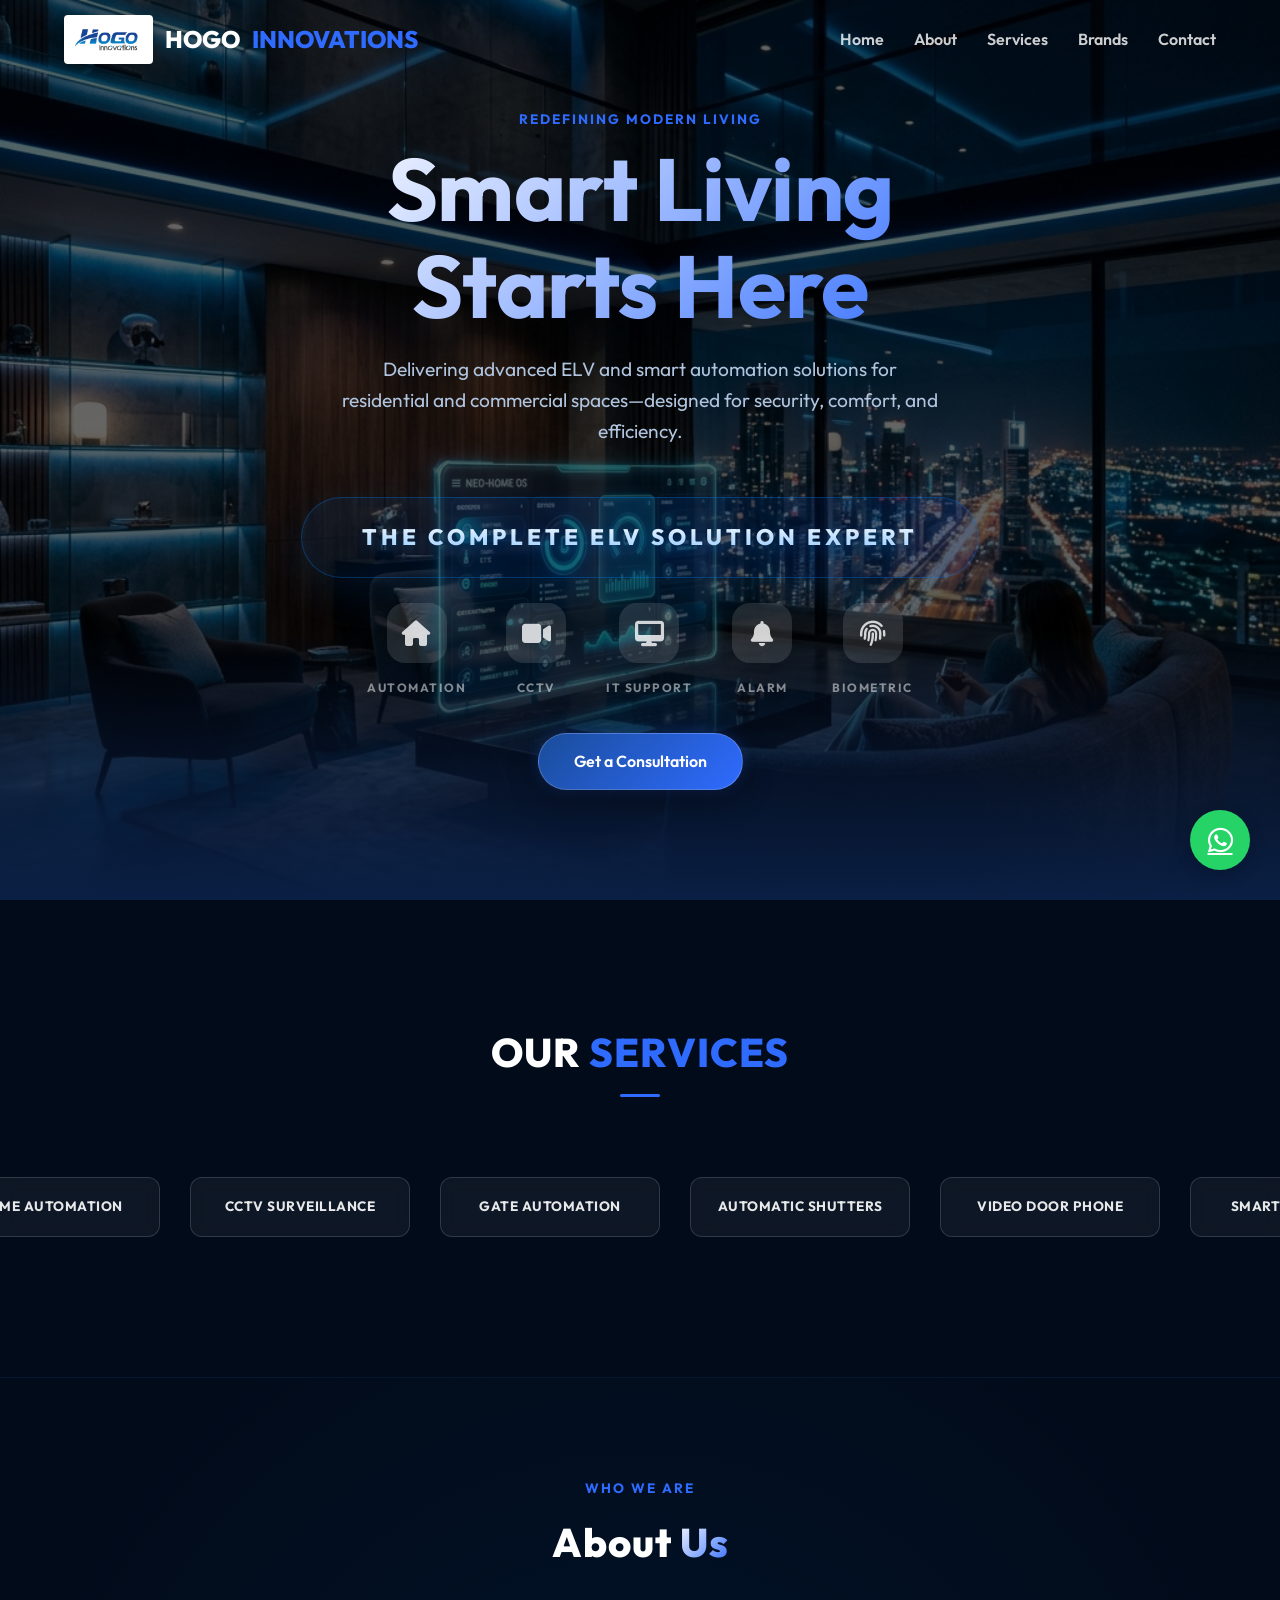
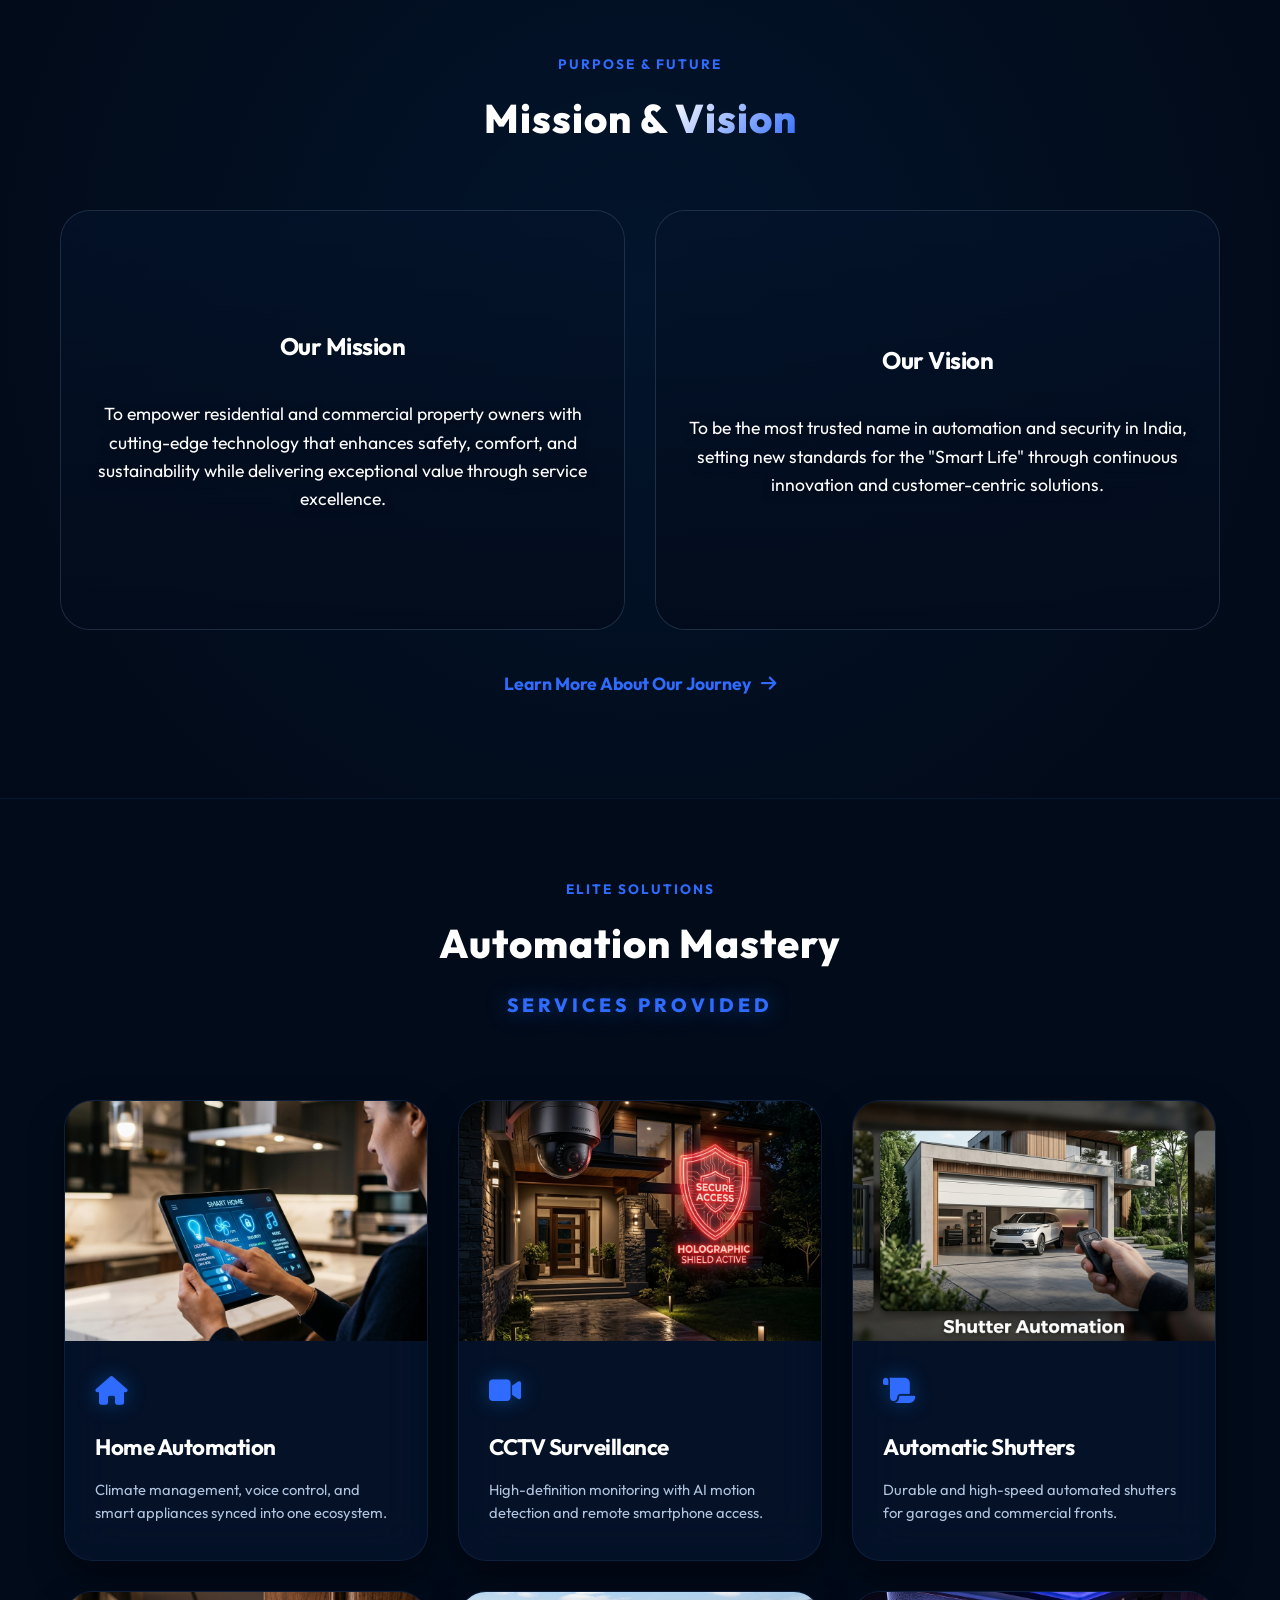
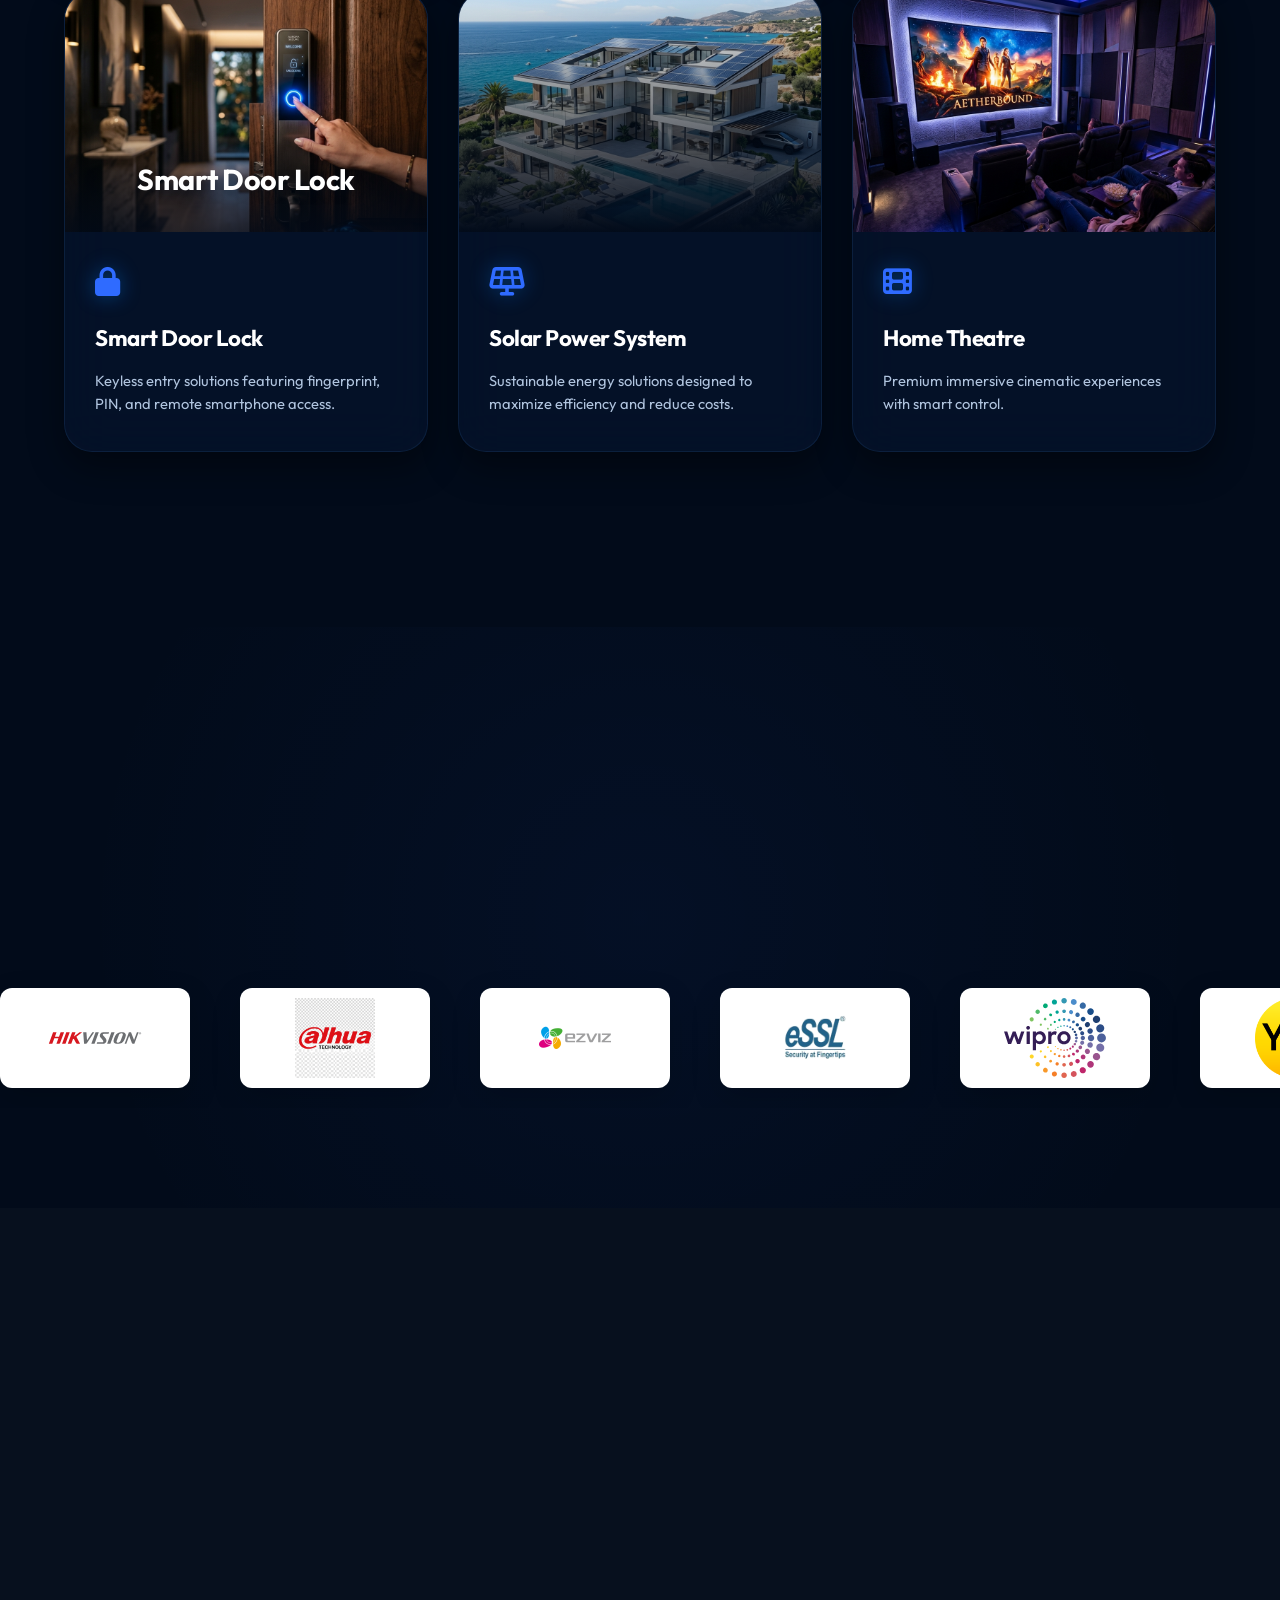
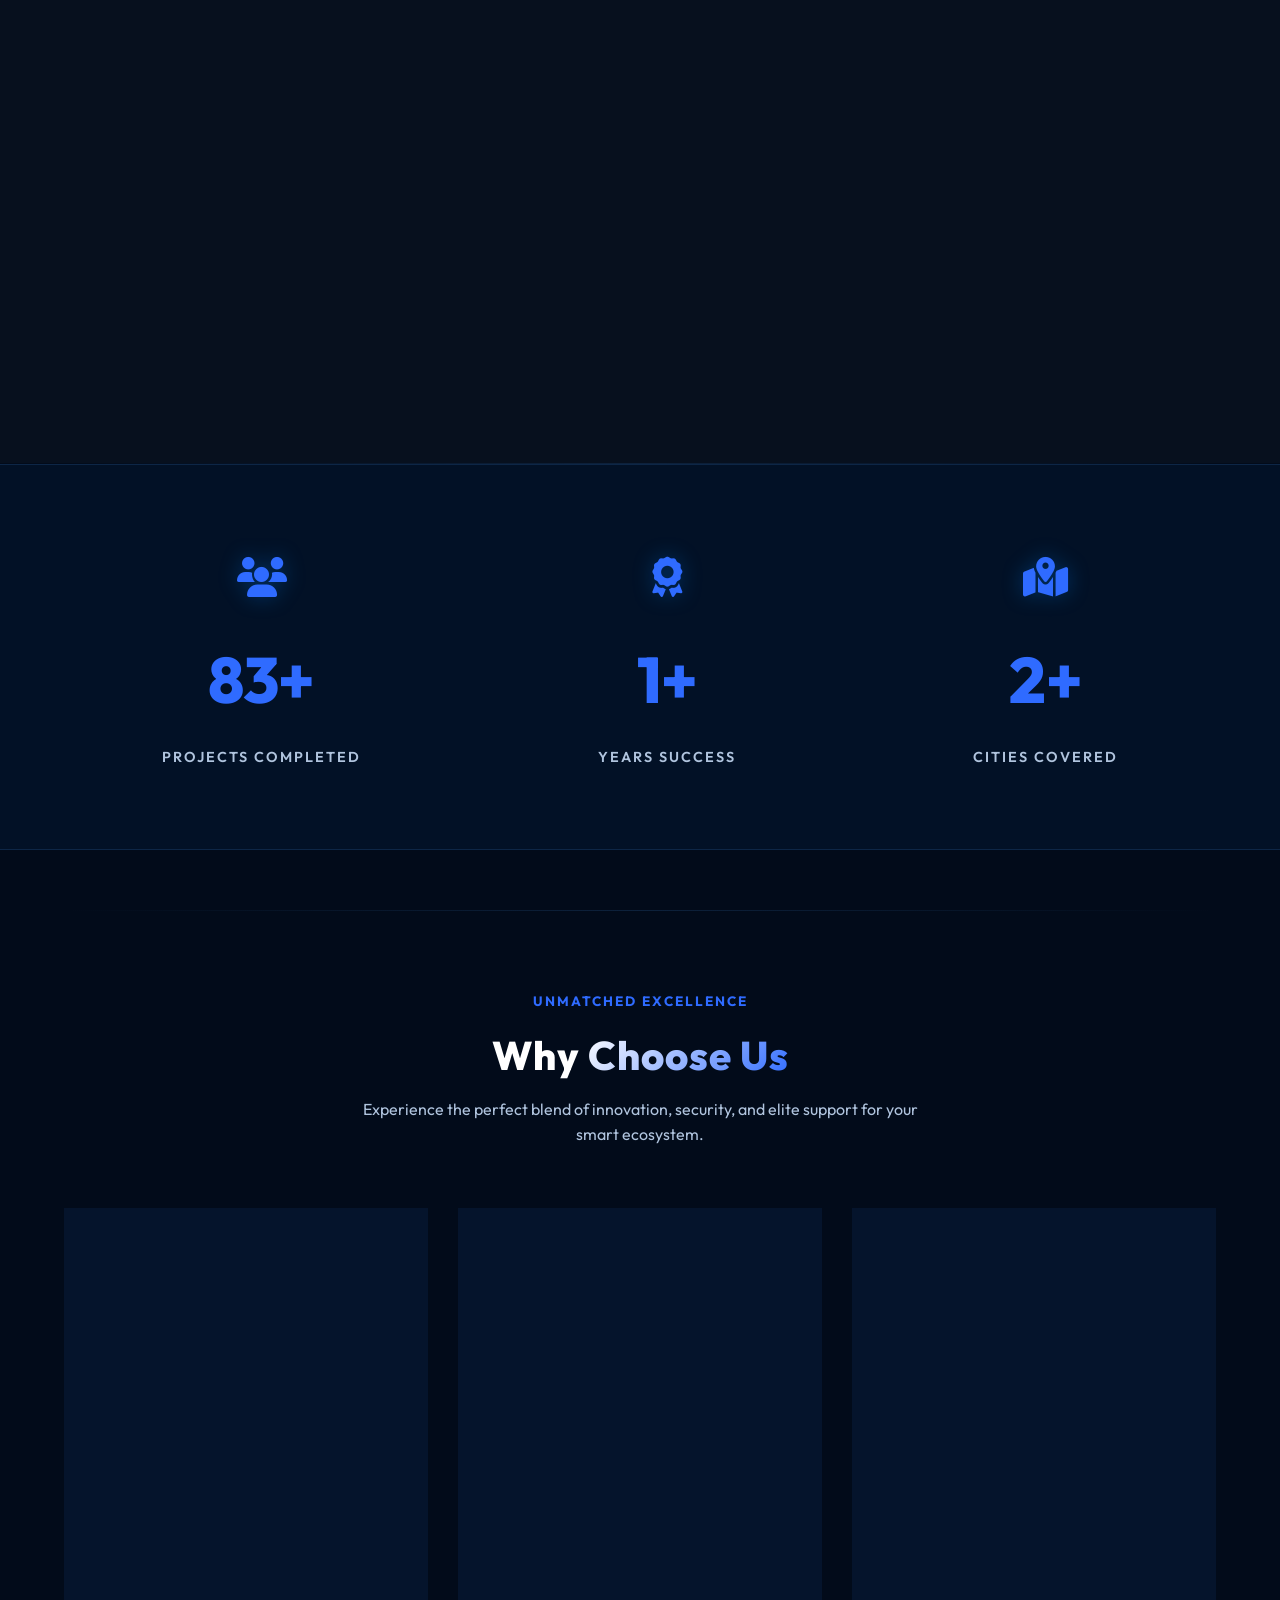
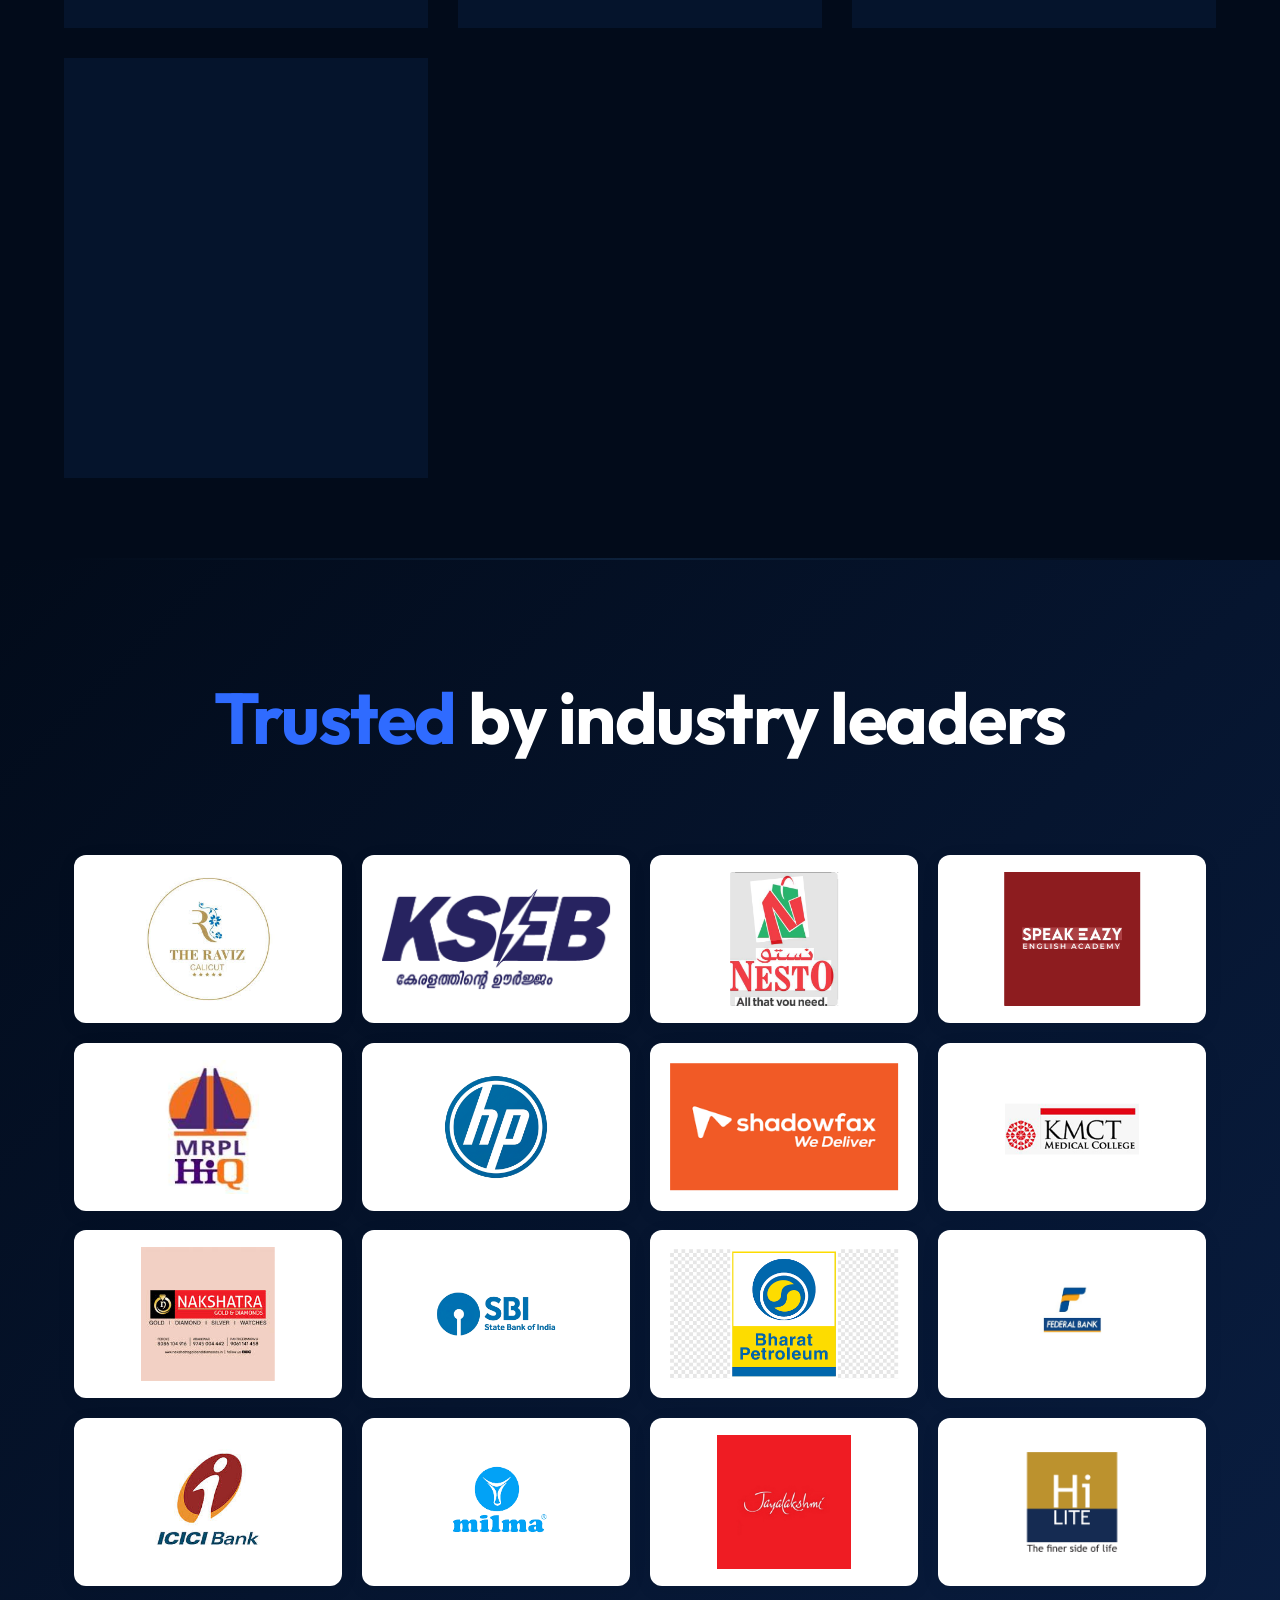
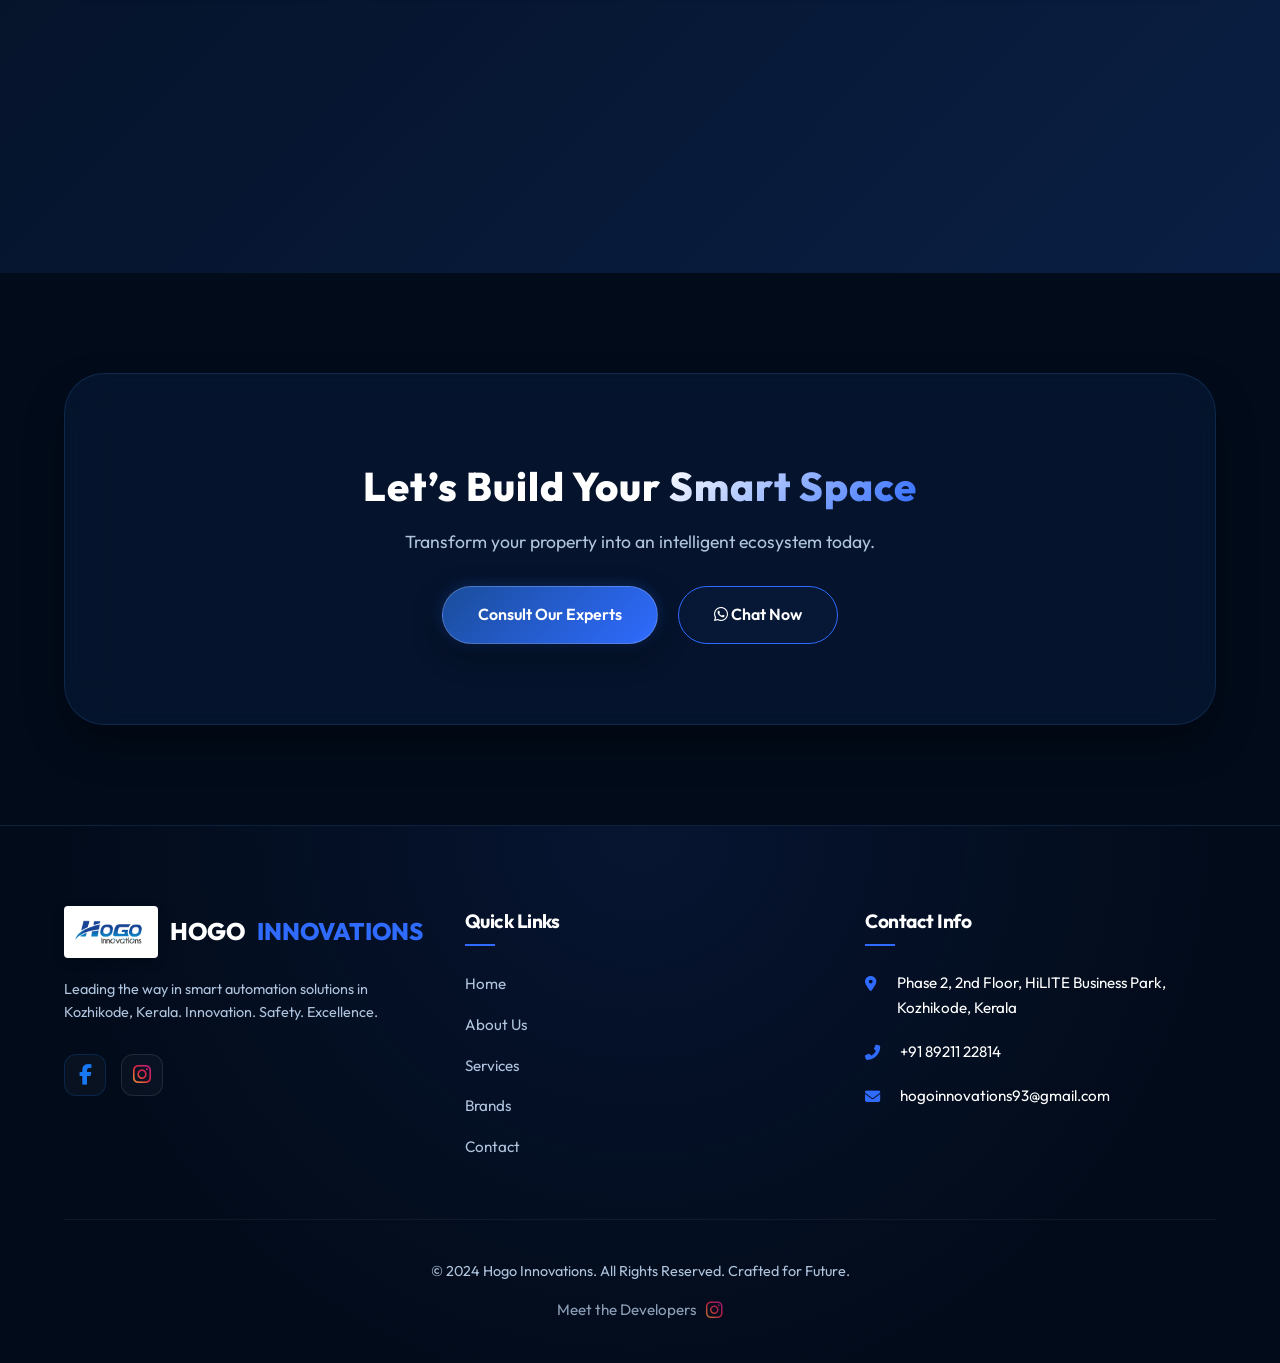
<file: index.html>
<!DOCTYPE html>
<html lang="en">
<head>
    <meta charset="UTF-8">
    <meta name="google-site-verification" content="zZtQsW-Y2pC7t3SSZkDguBFArDo7VWDwV0R4Co_YzE0" />
    <link rel="icon" type="image/png" sizes="48x48" href="assets/images/favicon.png">
    <link rel="icon" type="image/png" sizes="192x192" href="assets/images/favicon.png">
    <link rel="apple-touch-icon" sizes="180x180" href="assets/images/favicon.png">
    <link rel="shortcut icon" href="assets/images/favicon.png">
    <meta name="viewport" content="width=device-width, initial-scale=1.0, viewport-fit=cover">
    <meta name="format-detection" content="telephone=no">
    
    <!-- Primary SEO Meta Tags -->
    <title>Hogo Innovations | #1 Smart Home Automation & CCTV Security in Kozhikode, Kerala</title>
    <meta name="description" content="Hogo Innovations is Kozhikode's leading smart home automation company. Expert CCTV installation, home automation, smart door locks, gate automation, solar systems, biometric access control & security solutions in Calicut, Kerala. 544+ projects completed. Call +91 89211 22814.">
    <meta name="keywords" content="smart home automation Kozhikode, CCTV installation Calicut, home automation Kerala, smart home Kozhikode, CCTV camera installation Kozhikode, security systems Kerala, gate automation Kozhikode, smart door lock Calicut, biometric access control Kerala, solar panel installation Kozhikode, home theatre setup Calicut, video door phone Kerala, boom barrier installation, automatic shutter Kozhikode, ELV solutions Kerala, smart glass Kerala, EPABX system Kozhikode, network infrastructure Calicut, mist cooling system, stretch ceiling Kerala, Hikvision dealer Kozhikode, Dahua CCTV Calicut, Yale smart lock Kerala, best automation company Kerala, smart home solutions Calicut, home security Kozhikode, commercial automation Kerala, office automation Kozhikode, Hogo Innovations, smart living Kerala, IoT home automation, KNX automation India, Schneider home automation, building automation Kozhikode, parking lock system, security bollard Kerala, time attendance system Calicut, alarm system installation Kerala, solar cleaning system, WiFi 6 setup Kozhikode, IT infrastructure Kerala, Tuya smart home, switchable smart glass">
    <meta name="author" content="Hogo Innovations">
    <meta name="robots" content="index, follow, max-image-preview:large, max-snippet:-1, max-video-preview:-1">
    <meta name="googlebot" content="index, follow">
    <link rel="canonical" href="https://www.hogoinnovations.com/">
    
    <!-- Geo Tags for Local SEO -->
    <meta name="geo.region" content="IN-KL">
    <meta name="geo.placename" content="Kozhikode, Kerala, India">
    <meta name="geo.position" content="11.2484;75.8306">
    <meta name="ICBM" content="11.2484, 75.8306">
    
    <!-- Language & Content -->
    <meta name="language" content="English">
    <meta name="revisit-after" content="3 days">
    <meta name="rating" content="General">
    <meta name="distribution" content="global">
    <meta name="coverage" content="India">
    <meta name="target" content="all">
    <meta name="HandheldFriendly" content="True">
    <meta name="MobileOptimized" content="320">
    <meta name="theme-color" content="#0084ff">
    
    <!-- Open Graph / Facebook -->
    <meta property="og:type" content="website">
    <meta property="og:url" content="https://www.hogoinnovations.com/">
    <meta property="og:title" content="Hogo Innovations | #1 Smart Home Automation & Security in Kozhikode, Kerala">
    <meta property="og:description" content="Transform your home or business with cutting-edge smart automation, CCTV surveillance, solar power & security solutions. 544+ projects completed in Kerala. Get a free consultation today!">
    <meta property="og:image" content="https://www.hogoinnovations.com/assets/images/hogo_main_logo_transparent.png">
    <meta property="og:image:width" content="1200">
    <meta property="og:image:height" content="630">
    <meta property="og:image:alt" content="Hogo Innovations - Smart Home Automation & Security Solutions in Kozhikode Kerala">
    <meta property="og:site_name" content="Hogo Innovations">
    <meta property="og:locale" content="en_IN">
    
    <!-- Twitter Card -->
    <meta name="twitter:card" content="summary_large_image">
    <meta name="twitter:title" content="Hogo Innovations | Smart Home Automation & CCTV Security Kozhikode">
    <meta name="twitter:description" content="Kerala's premier smart automation company. Expert CCTV, home automation, smart locks, gate automation & solar solutions in Kozhikode. 544+ projects. Free consultation!">
    <meta name="twitter:image" content="https://www.hogoinnovations.com/assets/images/hogo_main_logo_transparent.png">
    <meta name="twitter:image:alt" content="Hogo Innovations Logo">
    
    <!-- Structured Data - Organization -->
    <script type="application/ld+json">
    {
        "@context": "https://schema.org",
        "@type": "Organization",
        "name": "Hogo Innovations",
        "alternateName": "Hogo Innovations Kozhikode",
        "url": "https://www.hogoinnovations.com",
        "logo": "https://www.hogoinnovations.com/assets/images/hogo_main_logo_transparent.png",
        "description": "Leading smart home automation and security solutions provider in Kozhikode, Kerala, India.",
        "email": "hogoinnovations93@gmail.com",
        "telephone": "+918921122814",
        "foundingDate": "2019",
        "numberOfEmployees": {
            "@type": "QuantitativeValue",
            "minValue": 10,
            "maxValue": 50
        },
        "address": {
            "@type": "PostalAddress",
            "streetAddress": "Phase 2, 2nd Floor, HiLITE Business Park",
            "addressLocality": "Kozhikode",
            "addressRegion": "Kerala",
            "postalCode": "673014",
            "addressCountry": "IN"
        },
        "geo": {
            "@type": "GeoCoordinates",
            "latitude": 11.2484,
            "longitude": 75.8306
        },
        "sameAs": [
            "https://www.facebook.com/share/18ctkVc4G5/",
            "https://www.instagram.com/hogo_innovations"
        ],
        "contactPoint": {
            "@type": "ContactPoint",
            "telephone": "+918921122814",
            "contactType": "customer service",
            "areaServed": ["IN"],
            "availableLanguage": ["English", "Malayalam", "Hindi"]
        }
    }
    </script>
    
    <!-- Structured Data - LocalBusiness -->
    <script type="application/ld+json">
    {
        "@context": "https://schema.org",
        "@type": "LocalBusiness",
        "@id": "https://www.hogoinnovations.com/#localbusiness",
        "name": "Hogo Innovations",
        "image": "https://www.hogoinnovations.com/assets/images/hogo_main_logo_transparent.png",
        "url": "https://www.hogoinnovations.com",
        "telephone": "+918921122814",
        "email": "hogoinnovations93@gmail.com",
        "priceRange": "₹₹₹",
        "description": "Premium smart home automation, CCTV surveillance, gate automation, smart door locks, solar power systems, and ELV solutions in Kozhikode, Kerala.",
        "address": {
            "@type": "PostalAddress",
            "streetAddress": "Phase 2, 2nd Floor, HiLITE Business Park",
            "addressLocality": "Kozhikode",
            "addressRegion": "Kerala",
            "postalCode": "673014",
            "addressCountry": "IN"
        },
        "geo": {
            "@type": "GeoCoordinates",
            "latitude": 11.2484,
            "longitude": 75.8306
        },
        "openingHoursSpecification": {
            "@type": "OpeningHoursSpecification",
            "dayOfWeek": ["Monday", "Tuesday", "Wednesday", "Thursday", "Friday", "Saturday"],
            "opens": "09:00",
            "closes": "18:00"
        },
        "aggregateRating": {
            "@type": "AggregateRating",
            "ratingValue": "4.9",
            "reviewCount": "150",
            "bestRating": "5",
            "worstRating": "1"
        },
        "areaServed": [
            { "@type": "City", "name": "Kozhikode" },
            { "@type": "City", "name": "Calicut" },
            { "@type": "City", "name": "Malappuram" },
            { "@type": "City", "name": "Kannur" },
            { "@type": "City", "name": "Thrissur" },
            { "@type": "City", "name": "Wayanad" },
            { "@type": "City", "name": "Kochi" },
            { "@type": "City", "name": "Palakkad" },
            { "@type": "State", "name": "Kerala" }
        ],
        "hasOfferCatalog": {
            "@type": "OfferCatalog",
            "name": "Smart Automation Services",
            "itemListElement": [
                { "@type": "Offer", "itemOffered": { "@type": "Service", "name": "Home Automation", "description": "Smart home automation with climate control, voice control, and IoT integration in Kozhikode" } },
                { "@type": "Offer", "itemOffered": { "@type": "Service", "name": "CCTV Surveillance Installation", "description": "HD CCTV camera installation with AI motion detection and remote access in Kerala" } },
                { "@type": "Offer", "itemOffered": { "@type": "Service", "name": "Gate Automation", "description": "Automatic gate systems - sliding, roller, and arm-type gates in Kozhikode" } },
                { "@type": "Offer", "itemOffered": { "@type": "Service", "name": "Smart Door Lock", "description": "Keyless entry with fingerprint, PIN, and mobile access in Calicut" } },
                { "@type": "Offer", "itemOffered": { "@type": "Service", "name": "Solar Power System", "description": "Rooftop solar panel installation and maintenance in Kerala" } },
                { "@type": "Offer", "itemOffered": { "@type": "Service", "name": "Home Theatre", "description": "Premium home theatre setup with surround sound in Kozhikode" } },
                { "@type": "Offer", "itemOffered": { "@type": "Service", "name": "Video Door Phone", "description": "Advanced video intercom systems for homes and offices" } },
                { "@type": "Offer", "itemOffered": { "@type": "Service", "name": "Biometric Access Control", "description": "Time attendance and biometric systems for businesses in Kerala" } },
                { "@type": "Offer", "itemOffered": { "@type": "Service", "name": "Security Alarm System", "description": "Integrated alarm, smoke detector, and intrusion detection systems" } },
                { "@type": "Offer", "itemOffered": { "@type": "Service", "name": "Automatic Shutters", "description": "Motorized rolling shutters for commercial and residential use" } }
            ]
        }
    }
    </script>
    
    <!-- Structured Data - WebSite with SearchAction -->
    <script type="application/ld+json">
    {
        "@context": "https://schema.org",
        "@type": "WebSite",
        "name": "Hogo Innovations",
        "url": "https://www.hogoinnovations.com",
        "description": "Smart home automation, CCTV surveillance, and security solutions in Kozhikode, Kerala",
        "publisher": {
            "@type": "Organization",
            "name": "Hogo Innovations"
        }
    }
    </script>
    
    <!-- Structured Data - BreadcrumbList -->
    <script type="application/ld+json">
    {
        "@context": "https://schema.org",
        "@type": "BreadcrumbList",
        "itemListElement": [
            {
                "@type": "ListItem",
                "position": 1,
                "name": "Home",
                "item": "https://www.hogoinnovations.com/"
            }
        ]
    }
    </script>
    
    <!-- Structured Data - FAQPage for rich snippets -->
    <script type="application/ld+json">
    {
        "@context": "https://schema.org",
        "@type": "FAQPage",
        "mainEntity": [
            {
                "@type": "Question",
                "name": "What smart home automation services does Hogo Innovations offer in Kozhikode?",
                "acceptedAnswer": {
                    "@type": "Answer",
                    "text": "Hogo Innovations offers comprehensive smart home automation services in Kozhikode including home automation with voice control, CCTV surveillance, gate automation, smart door locks, video door phones, biometric access control, security alarm systems, home theatre setup, solar power installation, smart glass, mist cooling systems, and more. We serve both residential and commercial clients across Kerala."
                }
            },
            {
                "@type": "Question",
                "name": "How much does CCTV camera installation cost in Kozhikode?",
                "acceptedAnswer": {
                    "@type": "Answer",
                    "text": "CCTV camera installation cost in Kozhikode varies based on the number of cameras, resolution (2MP, 4MP, 8MP), and features like AI motion detection and night vision. Hogo Innovations provides customized packages with brands like Hikvision, Dahua, and Ezviz. Contact us at +91 89211 22814 for a free consultation and quote."
                }
            },
            {
                "@type": "Question",
                "name": "Which areas in Kerala does Hogo Innovations serve?",
                "acceptedAnswer": {
                    "@type": "Answer",
                    "text": "Hogo Innovations serves 9+ cities across Kerala including Kozhikode (Calicut), Malappuram, Kannur, Wayanad, Thrissur, Palakkad, Kochi, and surrounding areas. We have completed 544+ projects across these locations with trusted brands like Hikvision, Yale, Samsung, Schneider, and more."
                }
            },
            {
                "@type": "Question",
                "name": "What brands does Hogo Innovations work with for home automation?",
                "acceptedAnswer": {
                    "@type": "Answer",
                    "text": "Hogo Innovations partners with 20+ industry-leading brands including Hikvision, Dahua, Ezviz, Yale, Godrej, Samsung, Schneider Electric, Legrand, Panasonic, Cisco, TP-Link, KNX, Tuya, FAAC, BFT, NICE, and Wipro for delivering world-class smart automation and security solutions."
                }
            }
        ]
    }
    </script>
    
    <!-- Fonts -->
    <link rel="preconnect" href="https://fonts.googleapis.com">
    <link rel="preconnect" href="https://fonts.gstatic.com" crossorigin>
    <link href="https://fonts.googleapis.com/css2?family=Outfit:wght@300;400;600;700;800&display=swap" rel="stylesheet">
    
    <!-- Icons -->
    <link rel="stylesheet" href="https://cdnjs.cloudflare.com/ajax/libs/font-awesome/6.4.0/css/all.min.css">
    
    <!-- Styles -->
    <link rel="stylesheet" href="css/style.css">
</head>
<body>

    <!-- Scroll Progress -->
    <a href="#services" class="skip-to-content" style="position:absolute;left:-9999px;top:0;z-index:9999;padding:10px;background:var(--primary);color:#fff;">Skip to main content</a>
    <div id="scroll-progress-container" style="position: fixed; top: 0; left: 0; width: 0%; height: 4px; background: var(--primary); z-index: 1001; transition: width 0.1s;"></div>

    <!-- Navigation -->
    <nav id="navbar">
        <a href="index.html" class="logo">
            <div class="logo-icon-card">
                <img src="assets/images/hogo_main_logo_transparent.png" alt="Hogo Innovations Logo" class="nav-logo-img">
            </div>
            HOGO <span>INNOVATIONS</span>
        </a>
        <ul class="nav-links">
            <li><a href="index.html">Home</a></li>
            <li><a href="about.html">About</a></li>
            <li><a href="services.html">Services</a></li>
            <li><a href="brands.html">Brands</a></li>
            <li><a href="contact.html">Contact</a></li>
        </ul>
        <div class="mobile-toggle">
            <i class="fas fa-bars"></i>
        </div>
    </nav>

    <main id="main-content" role="main">
    <!-- Hero Section -->
    <section class="hero" role="banner" aria-label="Smart Home Automation by Hogo Innovations Kozhikode">
        <div class="hero-bg">
            <video autoplay muted loop playsinline poster="assets/images/hero_automation_bg_1776113027445.png">
                <source src="assets/videos/Smart_living_room_automation_ani._202605211731.mp4" type="video/mp4">
            </video>
        </div>
        <div class="hero-content" data-aos>
            <span class="section-tag">Redefining Modern Living</span>
            <h1 class="gradient-text">Smart Living <br>Starts Here</h1>
            <p>Delivering advanced ELV and smart automation solutions for residential and commercial spaces—designed for security, comfort, and efficiency.</p>
            <!-- ELV Solution Banner -->
            <div class="elv-banner-container">
                <div class="elv-banner">
                    <h3>THE COMPLETE ELV SOLUTION EXPERT</h3>
                </div>
            </div>

            <!-- ELV Service Icons -->
            <div class="elv-icons-container">
                <div class="elv-icon-item">
                    <div class="elv-icon-box"><i class="fas fa-home"></i></div>
                    <span>Automation</span>
                </div>
                <div class="elv-icon-item">
                    <div class="elv-icon-box"><i class="fas fa-video"></i></div>
                    <span>CCTV</span>
                </div>
                <div class="elv-icon-item">
                    <div class="elv-icon-box"><i class="fas fa-desktop"></i></div>
                    <span>IT Support</span>
                </div>
                <div class="elv-icon-item">
                    <div class="elv-icon-box"><i class="fas fa-bell"></i></div>
                    <span>Alarm</span>
                </div>
                <div class="elv-icon-item">
                    <div class="elv-icon-box"><i class="fas fa-fingerprint"></i></div>
                    <span>Biometric</span>
                </div>
            </div>

            <div class="cta-group">
                <a href="contact.html" class="btn btn-primary">Get a Consultation</a>
            </div>
        </div>
    </section>
    
    <!-- New Animated Services Marquee -->
    <section class="services-marquee-section">
        <div class="section-header" data-aos="fade-up">
            <h2 class="section-title">OUR <span>SERVICES</span></h2>
            <div class="title-underline"></div>
        </div>

        <div class="marquee-container">
            <div class="marquee-track">
                <!-- Service Card 1 -->
                <a href="services.html#service-home-automation" class="marquee-card">
                    <div class="card-bg" style="background-image: url('https://images.unsplash.com/photo-1558002038-1055907df827?q=80&w=400&auto=format&fit=crop');"></div>
                    <div class="card-content">
                        <span>Home Automation</span>
                    </div>
                </a>
                <!-- Service Card 2 -->
                <a href="services.html#service-cctv" class="marquee-card">
                    <div class="card-bg" style="background-image: url('https://images.unsplash.com/photo-1551808525-51a94da548ce?q=80&w=400&auto=format&fit=crop');"></div>
                    <div class="card-content">
                        <span>CCTV Surveillance</span>
                    </div>
                </a>
                <!-- Service Card 3 -->
                <a href="services.html#service-gate-automation" class="marquee-card">
                    <div class="card-bg" style="background-image: url('https://images.unsplash.com/photo-1505843513577-22bb7d21e455?q=80&w=400&auto=format&fit=crop');"></div>
                    <div class="card-content">
                        <span>Gate Automation</span>
                    </div>
                </a>
                <!-- Service Card 4 -->
                <a href="services.html#service-automatic-shutters" class="marquee-card">
                    <div class="card-bg" style="background-image: url('https://images.unsplash.com/photo-1615873966507-76722880775d?q=80&w=400&auto=format&fit=crop');"></div>
                    <div class="card-content">
                        <span>Automatic Shutters</span>
                    </div>
                </a>
                <!-- Service Card 5 -->
                <a href="services.html#service-video-door-phone" class="marquee-card">
                    <div class="card-bg" style="background-image: url('https://images.unsplash.com/photo-1582139329536-e7284fece509?q=80&w=400&auto=format&fit=crop');"></div>
                    <div class="card-content">
                        <span>Video Door Phone</span>
                    </div>
                </a>
                <!-- Service Card 6 -->
                <a href="services.html#service-smart-door-lock" class="marquee-card">
                    <div class="card-bg" style="background-image: url('https://images.unsplash.com/photo-1563013544-824ae1b704d3?q=80&w=400&auto=format&fit=crop');"></div>
                    <div class="card-content">
                        <span>Smart Door Lock</span>
                    </div>
                </a>
                <!-- Service Card 7 -->
                <a href="services.html#service-time-attendance" class="marquee-card">
                    <div class="card-bg" style="background-image: url('https://images.unsplash.com/photo-1508962914676-134849a727f0?q=80&w=400&auto=format&fit=crop');"></div>
                    <div class="card-content">
                        <span>Time Attendance System</span>
                    </div>
                </a>
                <a href="services.html#service-parking-lock" class="marquee-card">
                    <div class="card-bg" style="background-image: url('assets/images/parking_lock_remote.png');"></div>
                    <div class="card-content">
                        <span>Parking Lock</span>
                    </div>
                </a>
                <a href="services.html#service-home-theatre" class="marquee-card">
                    <div class="card-bg" style="background-image: url('assets/images/home_theatre_premium.png');"></div>
                    <div class="card-content">
                        <span>Home Theatre</span>
                    </div>
                </a>

                <!-- Duplicate for seamless loop (All 16 cards) -->
                <a href="services.html#service-home-automation" class="marquee-card">
                    <div class="card-bg" style="background-image: url('https://images.unsplash.com/photo-1558002038-1055907df827?q=80&w=400&auto=format&fit=crop');"></div>
                    <div class="card-content">
                        <span>Home Automation</span>
                    </div>
                </a>
                <a href="services.html#service-cctv" class="marquee-card">
                    <div class="card-bg" style="background-image: url('https://images.unsplash.com/photo-1551808525-51a94da548ce?q=80&w=400&auto=format&fit=crop');"></div>
                    <div class="card-content">
                        <span>CCTV Surveillance</span>
                    </div>
                </a>
                <a href="services.html#service-gate-automation" class="marquee-card">
                    <div class="card-bg" style="background-image: url('https://images.unsplash.com/photo-1505843513577-22bb7d21e455?q=80&w=400&auto=format&fit=crop');"></div>
                    <div class="card-content">
                        <span>Gate Automation</span>
                    </div>
                </a>
                <a href="services.html#service-automatic-shutters" class="marquee-card">
                    <div class="card-bg" style="background-image: url('https://images.unsplash.com/photo-1615873966507-76722880775d?q=80&w=400&auto=format&fit=crop');"></div>
                    <div class="card-content">
                        <span>Automatic Shutters</span>
                    </div>
                </a>
                <a href="services.html#service-video-door-phone" class="marquee-card">
                    <div class="card-bg" style="background-image: url('https://images.unsplash.com/photo-1582139329536-e7284fece509?q=80&w=400&auto=format&fit=crop');"></div>
                    <div class="card-content">
                        <span>Video Door Phone</span>
                    </div>
                </a>
                <a href="services.html#service-smart-door-lock" class="marquee-card">
                    <div class="card-bg" style="background-image: url('https://images.unsplash.com/photo-1563013544-824ae1b704d3?q=80&w=400&auto=format&fit=crop');"></div>
                    <div class="card-content">
                        <span>Smart Door Lock</span>
                    </div>
                </a>
                <a href="services.html#service-time-attendance" class="marquee-card">
                    <div class="card-bg" style="background-image: url('https://images.unsplash.com/photo-1508962914676-134849a727f0?q=80&w=400&auto=format&fit=crop');"></div>
                    <div class="card-content">
                        <span>Time Attendance System</span>
                    </div>
                </a>
                <a href="services.html#service-parking-lock" class="marquee-card">
                    <div class="card-bg" style="background-image: url('assets/images/parking_lock_remote.png');"></div>
                    <div class="card-content">
                        <span>Parking Lock</span>
                    </div>
                </a>
                <a href="services.html#service-home-theatre" class="marquee-card">
                    <div class="card-bg" style="background-image: url('assets/images/home_theatre_premium.png');"></div>
                    <div class="card-content">
                        <span>Home Theatre</span>
                    </div>
                </a>
            </div>
        </div>
    </section>

    <!-- Mission & Vision Section -->
    <section id="mission-vision-home" class="about-vision-section" style="padding: 100px 0;">
        <div style="max-width: 1200px; margin: 0 auto; padding: 0 20px;">
            <div class="section-header" data-aos style="text-align: center; margin-bottom: 80px;">
                <span class="section-tag">Who We Are</span>
                <h2 class="section-title">About <span class="gradient-text">Us</span></h2>
            </div>
            
            <div class="section-header" data-aos style="text-align: center; margin-bottom: 60px;">
                <span class="section-tag">Purpose & Future</span>
                <h2 class="section-title">Mission & <span class="gradient-text">Vision</span></h2>
            </div>
            <div class="features-grid" style="margin-top: 0;">
                <!-- Mission Card (Flip) -->
                <div class="flip-card" data-aos="flip-scroll">
                    <div class="flip-card-inner">
                        <div class="flip-card-front">
                            <div class="feature-icon"><i class="fas fa-rocket"></i></div>
                            <h3>Our Mission</h3>
                            <p style="color: var(--text-muted); opacity: 0.8;">Empowering excellence through smart technology.</p>
                        </div>
                        <div class="flip-card-back">
                            <h3>Our Mission</h3>
                            <p>To empower residential and commercial property owners with cutting-edge technology that enhances safety, comfort, and sustainability while delivering exceptional value through service excellence.</p>
                        </div>
                    </div>
                </div>
                
                <!-- Vision Card (Flip) -->
                <div class="flip-card" data-aos="flip-scroll" data-aos-delay="200">
                    <div class="flip-card-inner">
                        <div class="flip-card-front">
                            <div class="feature-icon"><i class="fas fa-eye"></i></div>
                            <h3>Our Vision</h3>
                            <p style="color: var(--text-muted); opacity: 0.8;">Defining the future of smart living in India.</p>
                        </div>
                        <div class="flip-card-back">
                            <h3>Our Vision</h3>
                            <p>To be the most trusted name in automation and security in India, setting new standards for the "Smart Life" through continuous innovation and customer-centric solutions.</p>
                        </div>
                    </div>
                </div>
            </div>

            <div style="text-align: center; margin-top: 40px;" data-aos>
                <a href="about.html" style="color: var(--primary); text-decoration: none; font-weight: 700; display: inline-flex; align-items: center; gap: 10px; font-size: 1.1rem; transition: 0.3s;" class="learn-more-link">
                    Learn More About Our Journey <i class="fas fa-arrow-right" style="transition: transform 0.3s;"></i>
                </a>
            </div>
        </div>
    </section>


    <!-- Services Preview -->
    <section id="services">
        <div class="section-header" data-aos>
            <span class="section-tag">Elite Solutions</span>
            <h2 class="section-title">Automation Mastery</h2>
            <p style="color: var(--primary); font-weight: 800; text-transform: uppercase; letter-spacing: 4px; margin-top: 15px; font-size: 1.2rem; text-shadow: 0 0 20px rgba(0, 132, 255, 0.5);">Services Provided</p>
        </div>
        
        <div class="services-grid">
            <!-- 1. Home Automation -->
            <a href="services.html#service-home-automation" class="glass-card service-card video-hover-card" data-aos style="text-decoration: none;">
                <div class="service-img-container">
                    <img src="assets/images/home_automation_main_1776113116340.png" alt="Home Automation" class="card-poster">
                    <video class="card-video" muted loop playsinline>
                        <source src="assets/videos/home_automation_animation.mp4" type="video/mp4">
                    </video>
                </div>
                <div class="service-info">
                    <i class="fas fa-home"></i>
                    <h3>Home Automation</h3>
                    <p>Climate management, voice control, and smart appliances synced into one ecosystem.</p>
                </div>
            </a>

            <a href="services.html#service-cctv" class="glass-card service-card video-hover-card" data-aos style="text-decoration: none;">
                <div class="service-img-container">
                    <img src="assets/images/cctv_ai_premium_v3.png" alt="CCTV Surveillance" class="card-poster">
                    <video class="card-video" muted loop playsinline>
                        <source src="assets/videos/cctv_animation.mp4" type="video/mp4">
                    </video>
                </div>
                <div class="service-info">
                    <i class="fas fa-video"></i>
                    <h3>CCTV Surveillance</h3>
                    <p>High-definition monitoring with AI motion detection and remote smartphone access.</p>
                </div>
            </a>

            <!-- 3. Automatic Shutters -->
            <a href="services.html#service-automatic-shutters" class="glass-card service-card video-hover-card" data-aos style="text-decoration: none;">
                <div class="service-img-container">
                    <img src="assets/images/shutter_automation_final.png" alt="Automatic Shutters" class="card-poster">
                    <video class="card-video" muted loop playsinline>
                        <source src="assets/videos/Whisk_qtmwutn3mwnhltnx0inymjytczy4qtlzygzi1cn.mp4" type="video/mp4">
                    </video>
                </div>
                <div class="service-info">
                    <i class="fas fa-scroll"></i>
                    <h3>Automatic Shutters</h3>
                    <p>Durable and high-speed automated shutters for garages and commercial fronts.</p>
                </div>
            </a>

            <!-- 4. Smart Door Lock -->
            <a href="services.html#service-smart-door-lock" class="glass-card service-card video-hover-card" data-aos style="text-decoration: none;">
                <div class="service-img-container">
                    <img src="assets/images/digital_door_lock_premium.png" alt="Smart Door Lock" class="card-poster">
                    <div class="service-image-overlay">
                        <span class="overlay-title">Smart Door Lock</span>
                    </div>
                    <video class="card-video" muted loop playsinline>
                        <source src="assets/videos/smart_door_lock_animation.mp4" type="video/mp4">
                    </video>
                </div>
                <div class="service-info">
                    <i class="fas fa-lock"></i>
                    <h3>Smart Door Lock</h3>
                    <p>Keyless entry solutions featuring fingerprint, PIN, and remote smartphone access.</p>
                </div>
            </a>


            <!-- 5. Solar Power System -->
            <a href="services.html#service-solar" class="glass-card service-card" data-aos style="text-decoration: none;">
                <div class="service-img-container">
                    <img src="assets/images/service_solar_image_1776113086224.png" alt="Solar Power System">
                </div>
                <div class="service-info">
                    <i class="fas fa-solar-panel"></i>
                    <h3>Solar Power System</h3>
                    <p>Sustainable energy solutions designed to maximize efficiency and reduce costs.</p>
                </div>
            </a>

            <!-- 6. Home Theatre -->
            <a href="services.html#service-home-theatre" class="glass-card service-card" data-aos style="text-decoration: none;">
                <div class="service-img-container">
                    <img src="assets/images/home_theatre_premium.png" alt="Home Theatre" class="card-poster">
                </div>
                <div class="service-info">
                    <i class="fas fa-film"></i>
                    <h3>Home Theatre</h3>
                    <p>Premium immersive cinematic experiences with smart control.</p>
                </div>
            </a>
        </div>
        
        <div style="text-align: center; margin-top: 50px;" data-aos>
            <a href="services.html" class="btn btn-outline">Explore All Services</a>
        </div>
    </section>






    <!-- Brand Marquee Section -->
    <section class="brands-marquee-section">
        <div class="brands-header" data-aos="fade-up">
            <span class="section-tag">Elite Partnerships</span>
            <h2>Brands We Work With</h2>
            <p>Trusted technologies and industry-leading partners powering our solutions.</p>
        </div>
        
        <div class="marquee-container">
            <div class="marquee-content">
                <!-- 1. Hikvision -->
                <div class="marquee-item"><img src="assets/images/brands/hikvision.svg" alt="Hikvision"></div>
                <!-- 2. Dahua -->
                <div class="marquee-item"><img src="assets/images/brands/dahua_fixed.png" alt="Dahua"></div>
                <!-- 3. Ezviz -->
                <div class="marquee-item"><img src="assets/images/brands/ezviz_fixed.png" alt="Ezviz"></div>
                <!-- 4. Essl -->
                <div class="marquee-item"><img src="assets/images/brands/essl_fixed.png" alt="Essl"></div>
                <!-- 5. Wipro -->
                <div class="marquee-item"><img src="assets/images/brands/wipro.svg" alt="Wipro"></div>
                <!-- 6. Yale -->
                <div class="marquee-item"><img src="assets/images/brands/yale_clean.png" alt="Yale"></div>
                <!-- 7. Godrej -->
                <div class="marquee-item"><img src="assets/images/brands/godrej.svg" alt="Godrej"></div>
                <!-- 8. D-Link -->
                <div class="marquee-item"><img src="assets/images/brands/dlink.svg" alt="D-Link"></div>
                <!-- 9. Netgear -->
                <div class="marquee-item"><img src="assets/images/brands/netgear.svg" alt="Netgear"></div>
                <!-- 10. TP-Link -->
                <div class="marquee-item"><img src="assets/images/brands/tplink.svg" alt="TP-Link"></div>
                <!-- 11. Cisco -->
                <div class="marquee-item"><img src="assets/images/brands/cisco.svg" alt="Cisco"></div>
                <!-- 12. Tuya -->
                <div class="marquee-item"><img src="assets/images/brands/tuya_new.svg" alt="Tuya"></div>
                <!-- 13. FAAC -->
                <div class="marquee-item"><img src="assets/images/brands/faac_clean.png" alt="FAAC"></div>
                <!-- 14. BFT -->
                <div class="marquee-item"><img src="assets/images/brands/bft_clean.png" alt="BFT"></div>
                <!-- 15. NICE -->
                <div class="marquee-item"><img src="assets/images/brands/nice_clean.png" alt="NICE"></div>
                <!-- 16. KNX -->
                <div class="marquee-item"><img src="assets/images/brands/knx_fixed.png" alt="KNX"></div>
                <!-- 17. Panasonic -->
                <div class="marquee-item"><img src="assets/images/brands/panasonic.svg" alt="Panasonic"></div>
                <!-- 18. Samsung -->
                <div class="marquee-item"><img src="assets/images/brands/samsung_fixed.png" alt="Samsung"></div>
                <!-- 19. Schneider -->
                <div class="marquee-item"><img src="assets/images/brands/schneider_final.png" alt="Schneider"></div>
                <!-- 20. Legrand -->
                <div class="marquee-item legrand-logo"><img src="assets/images/brands/legrand.png" alt="Legrand"></div>
            </div>

            <!-- Duplicate Content for Seamless Loop -->
            <div class="marquee-content" aria-hidden="true">
                <!-- 1. Hikvision -->
                <div class="marquee-item"><img src="assets/images/brands/hikvision.svg" alt="Hikvision"></div>
                <!-- 2. Dahua -->
                <div class="marquee-item"><img src="assets/images/brands/dahua_fixed.png" alt="Dahua"></div>
                <!-- 3. Ezviz -->
                <div class="marquee-item"><img src="assets/images/brands/ezviz_fixed.png" alt="Ezviz"></div>
                <!-- 4. Essl -->
                <div class="marquee-item"><img src="assets/images/brands/essl_fixed.png" alt="Essl"></div>
                <!-- 5. Wipro -->
                <div class="marquee-item"><img src="assets/images/brands/wipro.svg" alt="Wipro"></div>
                <!-- 6. Yale -->
                <div class="marquee-item"><img src="assets/images/brands/yale_clean.png" alt="Yale"></div>
                <!-- 7. Godrej -->
                <div class="marquee-item"><img src="assets/images/brands/godrej.svg" alt="Godrej"></div>
                <!-- 8. D-Link -->
                <div class="marquee-item"><img src="assets/images/brands/dlink.svg" alt="D-Link"></div>
                <!-- 9. Netgear -->
                <div class="marquee-item"><img src="assets/images/brands/netgear.svg" alt="Netgear"></div>
                <!-- 10. TP-Link -->
                <div class="marquee-item"><img src="assets/images/brands/tplink.svg" alt="TP-Link"></div>
                <!-- 11. Cisco -->
                <div class="marquee-item"><img src="assets/images/brands/cisco.svg" alt="Cisco"></div>
                <!-- 12. Tuya -->
                <div class="marquee-item"><img src="assets/images/brands/tuya_new.svg" alt="Tuya"></div>
                <!-- 13. FAAC -->
                <div class="marquee-item"><img src="assets/images/brands/faac_clean.png" alt="FAAC"></div>
                <!-- 14. BFT -->
                <div class="marquee-item"><img src="assets/images/brands/bft_clean.png" alt="BFT"></div>
                <!-- 15. NICE -->
                <div class="marquee-item"><img src="assets/images/brands/nice_clean.png" alt="NICE"></div>
                <!-- 16. KNX -->
                <div class="marquee-item"><img src="assets/images/brands/knx_fixed.png" alt="KNX"></div>
                <!-- 17. Panasonic -->
                <div class="marquee-item"><img src="assets/images/brands/panasonic.svg" alt="Panasonic"></div>
                <!-- 18. Samsung -->
                <div class="marquee-item"><img src="assets/images/brands/samsung_fixed.png" alt="Samsung"></div>
                <!-- 19. Schneider -->
                <div class="marquee-item"><img src="assets/images/brands/schneider_final.png" alt="Schneider"></div>
                <!-- 20. Legrand -->
                <div class="marquee-item legrand-logo"><img src="assets/images/brands/legrand.png" alt="Legrand"></div>
            </div>
        </div>
    </section>


    <!-- Testimonials -->

    <section id="testimonials" class="section-bg-alt">
        <div class="section-header" data-aos>
            <span class="section-tag">Client Feedback</span>
            <h2 class="section-title">What They Say</h2>
        </div>
        
        <div class="testimonials-slider-container">
            <div id="testimonials-slider" class="testimonials-slider">
                <!-- Feedback 1 -->
                <div class="glass-card testimonial-card" data-aos>
                    <div style="color: var(--primary); margin-bottom: 20px;">
                        <i class="fas fa-star"></i><i class="fas fa-star"></i><i class="fas fa-star"></i><i class="fas fa-star"></i><i class="fas fa-star"></i>
                    </div>
                    <p style="font-style: italic; color: var(--text-muted); margin-bottom: 20px;">"Hogo Innovations transformed our home into a futuristic sanctuary. The security systems are flawless. Highly recommended!"</p>
                    <div class="testimonial-user">
                        <div class="user-avatar-placeholder"></div>
                        <div>
                            <h4 style="font-size: 1rem;">Rahul Nair</h4>
                            <p style="font-size: 0.8rem; color: var(--text-muted);">Kozhikode Resident</p>
                        </div>
                    </div>
                </div>

                <!-- Feedback 2 -->
                <div class="glass-card testimonial-card" data-aos>
                    <div style="color: var(--primary); margin-bottom: 20px;">
                        <i class="fas fa-star"></i><i class="fas fa-star"></i><i class="fas fa-star"></i><i class="fas fa-star"></i><i class="fas fa-star"></i>
                    </div>
                    <p style="font-style: italic; color: var(--text-muted); margin-bottom: 20px;">"The solar cleaning system they installed is a game changer. Our panel efficiency has increased by 30%. Professional team and great support."</p>
                    <div class="testimonial-user">
                        <div class="user-avatar-placeholder"></div>
                        <div>
                            <h4 style="font-size: 1rem;">Anjali Menon</h4>
                            <p style="font-size: 0.8rem; color: var(--text-muted);">Eco-Villa Owner</p>
                        </div>
                    </div>
                </div>

                <!-- Feedback 3 -->
                <div class="glass-card testimonial-card" data-aos>
                    <div style="color: var(--primary); margin-bottom: 20px;">
                        <i class="fas fa-star"></i><i class="fas fa-star"></i><i class="fas fa-star"></i><i class="fas fa-star"></i><i class="fas fa-star"></i>
                    </div>
                    <p style="font-style: italic; color: var(--text-muted); margin-bottom: 20px;">"Exceptional service for our commercial office setup. The biometric system is fast and reliable. Best automation partner in Kerala."</p>
                    <div class="testimonial-user">
                        <div class="user-avatar-placeholder"></div>
                        <div>
                            <h4 style="font-size: 1rem;">Sameer Ahmed</h4>
                            <p style="font-size: 0.8rem; color: var(--text-muted);">Tech Startup CEO</p>
                        </div>
                    </div>
                </div>

                <!-- Feedback 4 -->
                <div class="glass-card testimonial-card" data-aos>
                    <div style="color: var(--primary); margin-bottom: 20px;">
                        <i class="fas fa-star"></i><i class="fas fa-star"></i><i class="fas fa-star"></i><i class="fas fa-star"></i><i class="fas fa-star"></i>
                    </div>
                    <p style="font-style: italic; color: var(--text-muted); margin-bottom: 20px;">"Best smart glass installation in Calicut. The transparency control is incredible. A total futuristic upgrade for our office pods."</p>
                    <div class="testimonial-user">
                        <div class="user-avatar-placeholder"></div>
                        <div>
                            <h4 style="font-size: 1rem;">Kiran Das</h4>
                            <p style="font-size: 0.8rem; color: var(--text-muted);">Architect</p>
                        </div>
                    </div>
                </div>

                <!-- Feedback 5 -->
                <div class="glass-card testimonial-card" data-aos>
                    <div style="color: var(--primary); margin-bottom: 20px;">
                        <i class="fas fa-star"></i><i class="fas fa-star"></i><i class="fas fa-star"></i><i class="fas fa-star"></i><i class="fas fa-star"></i>
                    </div>
                    <p style="font-style: italic; color: var(--text-muted); margin-bottom: 20px;">"The video door phone and smart lock integration has made our villa so much safer. The team at Hogo is professional and very attentive to detail."</p>
                    <div class="testimonial-user">
                        <div class="user-avatar-placeholder"></div>
                        <div>
                            <h4 style="font-size: 1rem;">Dr. Meera Krishnan</h4>
                            <p style="font-size: 0.8rem; color: var(--text-muted);">Residential Client</p>
                        </div>
                    </div>
                </div>

                <!-- Feedback 6 -->
                <div class="glass-card testimonial-card" data-aos>
                    <div style="color: var(--primary); margin-bottom: 20px;">
                        <i class="fas fa-star"></i><i class="fas fa-star"></i><i class="fas fa-star"></i><i class="fas fa-star"></i><i class="fas fa-star"></i>
                    </div>
                    <p style="font-style: italic; color: var(--text-muted); margin-bottom: 20px;">"Automating our showroom lighting and shutter systems was the best decision. It's efficient and gives a very modern vibe to our customers."</p>
                    <div class="testimonial-user">
                        <div class="user-avatar-placeholder"></div>
                        <div>
                            <h4 style="font-size: 1rem;">Vikas Oberoi</h4>
                            <p style="font-size: 0.8rem; color: var(--text-muted);">Showroom Owner</p>
                        </div>
                    </div>
                </div>

                <!-- Feedback 7 -->
                <div class="glass-card testimonial-card" data-aos>
                    <div style="color: var(--primary); margin-bottom: 20px;">
                        <i class="fas fa-star"></i><i class="fas fa-star"></i><i class="fas fa-star"></i><i class="fas fa-star"></i><i class="fas fa-star"></i>
                    </div>
                    <p style="font-style: italic; color: var(--text-muted); margin-bottom: 20px;">"I was skeptical about home automation, but Hogo made it so simple. Controlling everything from my phone is a breeze. Highly recommend their smart glass!"</p>
                    <div class="testimonial-user">
                        <div class="user-avatar-placeholder"></div>
                        <div>
                            <h4 style="font-size: 1rem;">Farhan Sayed</h4>
                            <p style="font-size: 0.8rem; color: var(--text-muted);">Homeowner</p>
                        </div>
                    </div>
                </div>

                <!-- Feedback 8 -->
                <div class="glass-card testimonial-card" data-aos>
                    <div style="color: var(--primary); margin-bottom: 20px;">
                        <i class="fas fa-star"></i><i class="fas fa-star"></i><i class="fas fa-star"></i><i class="fas fa-star"></i><i class="fas fa-star"></i>
                    </div>
                    <p style="font-style: italic; color: var(--text-muted); margin-bottom: 20px;">"Top-notch service for solar energy. Not only did they install the panels, but the automated cleaning system they provided is ingenious."</p>
                    <div class="testimonial-user">
                        <div class="user-avatar-placeholder"></div>
                        <div>
                            <h4 style="font-size: 1rem;">Saritha Ramachandran</h4>
                            <p style="font-size: 0.8rem; color: var(--text-muted);">Eco-Villa Owner</p>
                        </div>
                    </div>
                </div>
            </div>
        </div>

        <!-- Floating Review Button -->
        <a href="https://search.google.com/local/writereview?placeid=ChIJXwAAAKBZbjkRfzFDqFJVfFs" target="_blank" id="floating-review-trigger" class="floating-review-btn">
            <i class="fas fa-pen-fancy"></i>
            <span class="review-tooltip">How's your experience? Review Us</span>
        </a>

        <div style="text-align: center; margin-top: 40px;" data-aos>
            <a href="https://search.google.com/local/writereview?placeid=ChIJXwAAAKBZbjkRfzFDqFJVfFs" target="_blank" class="premium-review-btn">
                <span>Review Us</span>
                <i class="fas fa-arrow-right"></i>
            </a>
            <div style="margin-top: 20px; color: var(--text-muted); font-size: 0.8rem;">
                <i class="fas fa-mouse-pointer" style="margin-right: 5px;"></i> Scroll horizontally to view more feedbacks
            </div>
        </div>
    </section>

    <div class="section-divider"></div>
    
    <!-- Stats Section -->
    <section class="stats section-stats" style="margin-bottom: 60px;">
        <div class="stats-grid">
            <div class="stat-item" data-aos>
                <div class="stat-icon"><i class="fas fa-users"></i></div>
                <h2 class="counter">544+</h2>
                <p>Projects Completed</p>
            </div>
            <div class="stat-item" data-aos>
                <div class="stat-icon"><i class="fas fa-award"></i></div>
                <h2 class="counter">6+</h2>
                <p>Years Success</p>
            </div>
            <div class="stat-item" data-aos>
                <div class="stat-icon"><i class="fas fa-map-marked-alt"></i></div>
                <h2 class="counter">9+</h2>
                <p>Cities Covered</p>
            </div>
        </div>
    </section>
    
    <div class="section-divider"></div>
    
    <!-- Why Choose Us / Features -->
    <section id="features" class="section-bg">
        <div class="section-header" data-aos>
            <span class="section-tag">Unmatched Excellence</span>
            <h2 class="section-title">Why <span class="gradient-text">Choose Us</span></h2>
            <p style="color: var(--text-muted); max-width: 600px; margin: 0 auto;">Experience the perfect blend of innovation, security, and elite support for your smart ecosystem.</p>
        </div>

        <div class="features-grid">
            <!-- 1. 24/7 Support -->
            <div class="flip-card" data-aos="flip-scroll">
                <div class="flip-card-inner">
                    <div class="flip-card-front">
                        <div class="feature-icon"><i class="fas fa-headset"></i></div>
                        <h3>24×7 Support</h3>
                        <p style="color: var(--text-muted); font-size: 0.9rem;">Always connected, always ready.</p>
                    </div>
                    <div class="flip-card-back" style="background-image: url('https://images.unsplash.com/photo-1550751827-4bd374c3f58b?q=80&w=800&auto=format&fit=crop');">
                        <h3>24×7 Support</h3>
                        <p>Round-the-clock assistance for critical security and automation systems. We are always one call away.</p>
                    </div>
                </div>
            </div>
            
            <!-- 2. Expert Team -->
            <div class="flip-card" data-aos="flip-scroll" data-aos-delay="100">
                <div class="flip-card-inner">
                    <div class="flip-card-front">
                        <div class="feature-icon"><i class="fas fa-user-shield"></i></div>
                        <h3>Expert Team</h3>
                        <p style="color: var(--text-muted); font-size: 0.9rem;">Certified professionals at your service.</p>
                    </div>
                    <div class="flip-card-back" style="background-image: url('https://images.unsplash.com/photo-1581091226825-a6a2a5aee158?q=80&w=800&auto=format&fit=crop');">
                        <h3>Expert Team</h3>
                        <p>Our certified engineers ensure that every installation meets international standards of excellence.</p>
                    </div>
                </div>
            </div>
            
            <!-- 3. Quality Assurance -->
            <div class="flip-card" data-aos="flip-scroll" data-aos-delay="200">
                <div class="flip-card-inner">
                    <div class="flip-card-front">
                        <div class="feature-icon"><i class="fas fa-award"></i></div>
                        <h3>Quality Assurance</h3>
                        <p style="color: var(--text-muted); font-size: 0.9rem;">Uncompromising standards for reliability.</p>
                    </div>
                    <div class="flip-card-back" style="background-image: url('https://images.unsplash.com/photo-1518770660439-4636190af475?q=80&w=800&auto=format&fit=crop');">
                        <h3>Quality Assurance</h3>
                        <p>We use top-tier components and rigorous testing to guarantee long-term system reliability.</p>
                    </div>
                </div>
            </div>
            
            <!-- 4. Fast Installation -->
            <div class="flip-card" data-aos="flip-scroll" data-aos-delay="300">
                <div class="flip-card-inner">
                    <div class="flip-card-front">
                        <div class="feature-icon"><i class="fas fa-bolt"></i></div>
                        <h3>Fast Installation</h3>
                        <p style="color: var(--text-muted); font-size: 0.9rem;">Swift and seamless deployment.</p>
                    </div>
                    <div class="flip-card-back" style="background-image: url('https://images.unsplash.com/photo-1558346490-a72e53ae2d4f?q=80&w=800&auto=format&fit=crop');">
                        <h3>Fast Installation</h3>
                        <p>Efficient and clean deployment of your automation systems with minimal disruption to your routine.</p>
                    </div>
                </div>
            </div>
        </div>
    </section>

    <div class="section-divider"></div>


    <div class="section-divider"></div>


    <!-- Trusted By Industry Leaders Section V2 -->
    <section class="trusted-section-v2">
        <div class="container">
            <h2 class="v2-title" data-aos="fade-up">
                <span class="text-blue">Trusted</span> by industry leaders
            </h2>
            
            <div class="v2-logo-grid">
                <!-- 1. The Raviz -->
                <div class="v2-logo-card" data-aos="zoom-in" data-aos-delay="0">
                    <img src="assets/images/brands/raviz_new_logo.jpg" alt="The Raviz Logo">
                </div>

                <!-- 2. KSEB -->
                <div class="v2-logo-card" data-aos="zoom-in" data-aos-delay="50">
                    <img src="assets/images/brands/kseb_2022_logo.png" alt="KSEB Logo">
                </div>

                <!-- 3. Nesto -->
                <div class="v2-logo-card" data-aos="zoom-in" data-aos-delay="100">
                    <img src="assets/images/brands/nesto_new_logo.png" alt="Nesto Logo">
                </div>

                <!-- 4. Speakeasy -->
                <div class="v2-logo-card" data-aos="zoom-in" data-aos-delay="150">
                    <img src="assets/images/brands/speakeasy_new_logo.png" alt="Speakeasy Logo">
                </div>

                <!-- 5. MRPL -->
                <div class="v2-logo-card" data-aos="zoom-in" data-aos-delay="200">
                    <img src="assets/images/brands/mrpl_new_logo.jpg" alt="MRPL Logo">
                </div>

                <!-- 6. HP -->
                <div class="v2-logo-card" data-aos="zoom-in" data-aos-delay="250">
                    <img src="assets/images/brands/hp_logo_individual_1776334060925_clean.png" alt="HP Logo">
                </div>
                <!-- 8. Shadowfax -->
                <div class="v2-logo-card" data-aos="zoom-in" data-aos-delay="350">
                    <img src="assets/images/brands/shadowfax_v3.png" alt="Shadowfax Logo">
                </div>

                <!-- 9. KMCT -->
                <div class="v2-logo-card" data-aos="zoom-in" data-aos-delay="400">
                    <img src="assets/images/brands/kmct_new_logo.png" alt="KMCT Logo">
                </div>

                <!-- 10. Nakshathra -->
                <div class="v2-logo-card" data-aos="zoom-in" data-aos-delay="450">
                    <img src="assets/images/brands/nakshathra_new_logo.jpg" alt="Nakshathra Logo">
                </div>

                <!-- 11. SBI -->
                <div class="v2-logo-card" data-aos="zoom-in" data-aos-delay="500">
                    <img src="assets/images/brands/sbi_logo_individual_1776334107289_clean.png" alt="SBI Logo">
                </div>

                <!-- 12. Bharat Petroleum -->
                <div class="v2-logo-card" data-aos="zoom-in" data-aos-delay="550">
                    <img src="assets/images/brands/bharat_petroleum_logo.png" alt="Bharat Petroleum Logo">
                </div>

                <!-- 13. Federal Bank -->
                <div class="v2-logo-card" data-aos="zoom-in" data-aos-delay="600">
                    <img src="assets/images/brands/federal_bank_logo.png" alt="Federal Bank Logo">
                </div>

                <!-- 14. ICICI Bank -->
                <div class="v2-logo-card" data-aos="zoom-in" data-aos-delay="650">
                    <img src="assets/images/brands/icici_bank_logo.jpg" alt="ICICI Bank Logo">
                </div>

                <!-- 15. Milma -->
                <div class="v2-logo-card" data-aos="zoom-in" data-aos-delay="700">
                    <img src="assets/images/brands/milma_logo.png" alt="Milma Logo">
                </div>

                <!-- 16. Jayalakshmi -->
                <div class="v2-logo-card" data-aos="zoom-in" data-aos-delay="750">
                    <img src="assets/images/brands/jayalakshmi_logo.jpg" alt="Jayalakshmi Logo">
                </div>

                <!-- 17. HiLITE -->
                <div class="v2-logo-card" data-aos="zoom-in" data-aos-delay="800">
                    <img src="assets/images/brands/hilite_logo.jpg" alt="HiLITE Logo">
                </div>

                <!-- 18. Calicut Landmark Builders -->
                <div class="v2-logo-card" data-aos="zoom-in" data-aos-delay="850">
                    <img src="assets/images/brands/landmark_builders_logo.jpg" alt="Calicut Landmark Builders Logo">
                </div>

                <!-- 19. Lakshya -->
                <div class="v2-logo-card" data-aos="zoom-in" data-aos-delay="900">
                    <img src="assets/images/brands/lakshya_logo.png" alt="Lakshya Logo">
                </div>

                <!-- 20. Emarald Hotels & Resorts -->
                <div class="v2-logo-card" data-aos="zoom-in" data-aos-delay="950">
                    <img src="assets/images/brands/emarald_hotels_logo.jpg" alt="Emarald Hotels & Resorts Logo">
                </div>

                <!-- 21. Aerowis Aviation -->
                <div class="v2-logo-card" data-aos="zoom-in" data-aos-delay="1000">
                    <img src="assets/images/brands/aerowis_aviation_logo.jpg" alt="Aerowis Aviation Logo">
                </div>
            </div>
        </div>
    </section>


    <section class="final-cta final-cta-section">
        <div class="glass-panel" style="padding: 80px 40px; border-radius: 40px; text-align: center;" data-aos>
            <h2 class="section-title">Let’s Build Your <span class="gradient-text">Smart Space</span></h2>
            <p style="margin-bottom: 30px; font-size: 1.1rem; color: var(--text-muted);">Transform your property into an intelligent ecosystem today.</p>
            <div class="cta-group">
                <a href="contact.html" class="btn btn-primary">Consult Our Experts</a>
                <a href="https://wa.me/918921122814" class="btn btn-outline"><i class="fab fa-whatsapp"></i> Chat Now</a>
            </div>
        </div>
    </section>
    </main>

    <!-- Footer -->
    <footer class="main-footer" role="contentinfo">
        <div class="footer-grid">
            <div class="footer-col">
                <a href="index.html" class="logo" style="margin-bottom: 20px;">
                    <div class="logo-icon-card">
                        <img src="assets/images/hogo_main_logo_transparent.png" alt="Hogo Innovations Logo" class="footer-logo-img">
                    </div>
                    HOGO <span>INNOVATIONS</span>
                </a>
                <p style="color: var(--text-muted); font-size: 0.9rem; margin-top: 20px;">Leading the way in smart automation solutions in Kozhikode, Kerala. Innovation. Safety. Excellence.</p>
                <div class="footer-social">
                    <a href="https://www.facebook.com/share/18ctkVc4G5/?mibextid=wwXIfr" target="_blank" class="social-icon facebook" title="Facebook">
                        <i class="fab fa-facebook-f"></i>
                    </a>
                    <a href="https://www.instagram.com/hogo_innovations?igsh=MWpxYnM1dGY1Z2s2cg==" target="_blank" class="social-icon instagram" title="Instagram">
                        <i class="fab fa-instagram"></i>
                    </a>
                </div>
            </div>
            <div class="footer-col">
                <h4>Quick Links</h4>
                <ul class="footer-links">
                    <li><a href="index.html">Home</a></li>
                    <li><a href="about.html">About Us</a></li>
                    <li><a href="services.html">Services</a></li>
                    <li><a href="brands.html">Brands</a></li>
                    <li><a href="contact.html">Contact</a></li>
                </ul>
            </div>
            <div class="footer-col">
                <h4>Contact Info</h4>
                <ul class="footer-contact">
                    <li><i class="fas fa-map-marker-alt"></i> Phase 2, 2nd Floor, HiLITE Business Park, Kozhikode, Kerala</li>
                    <li><i class="fas fa-phone-alt"></i> +91 89211 22814</li>
                    <li><i class="fas fa-envelope"></i> hogoinnovations93@gmail.com</li>
                </ul>
            </div>
        </div>
        <div class="footer-bottom">
            <div>&copy; 2024 Hogo Innovations. All Rights Reserved. Crafted for Future.</div>
            <a href="https://www.instagram.com/intellex.web?igsh=MWZyenU0bWc3M2RxOQ==" target="_blank" class="developer-watermark">
                Meet the Developers <i class="fab fa-instagram"></i>
            </a>
        </div>
    </footer>

    <!-- Floating Buttons -->
    <a href="https://wa.me/918921122814" class="whatsapp-float">
        <i class="fab fa-whatsapp"></i>
    </a>

    <!-- Scripts -->
    <script src="js/main.js"></script>
</body>
</html>
</file>
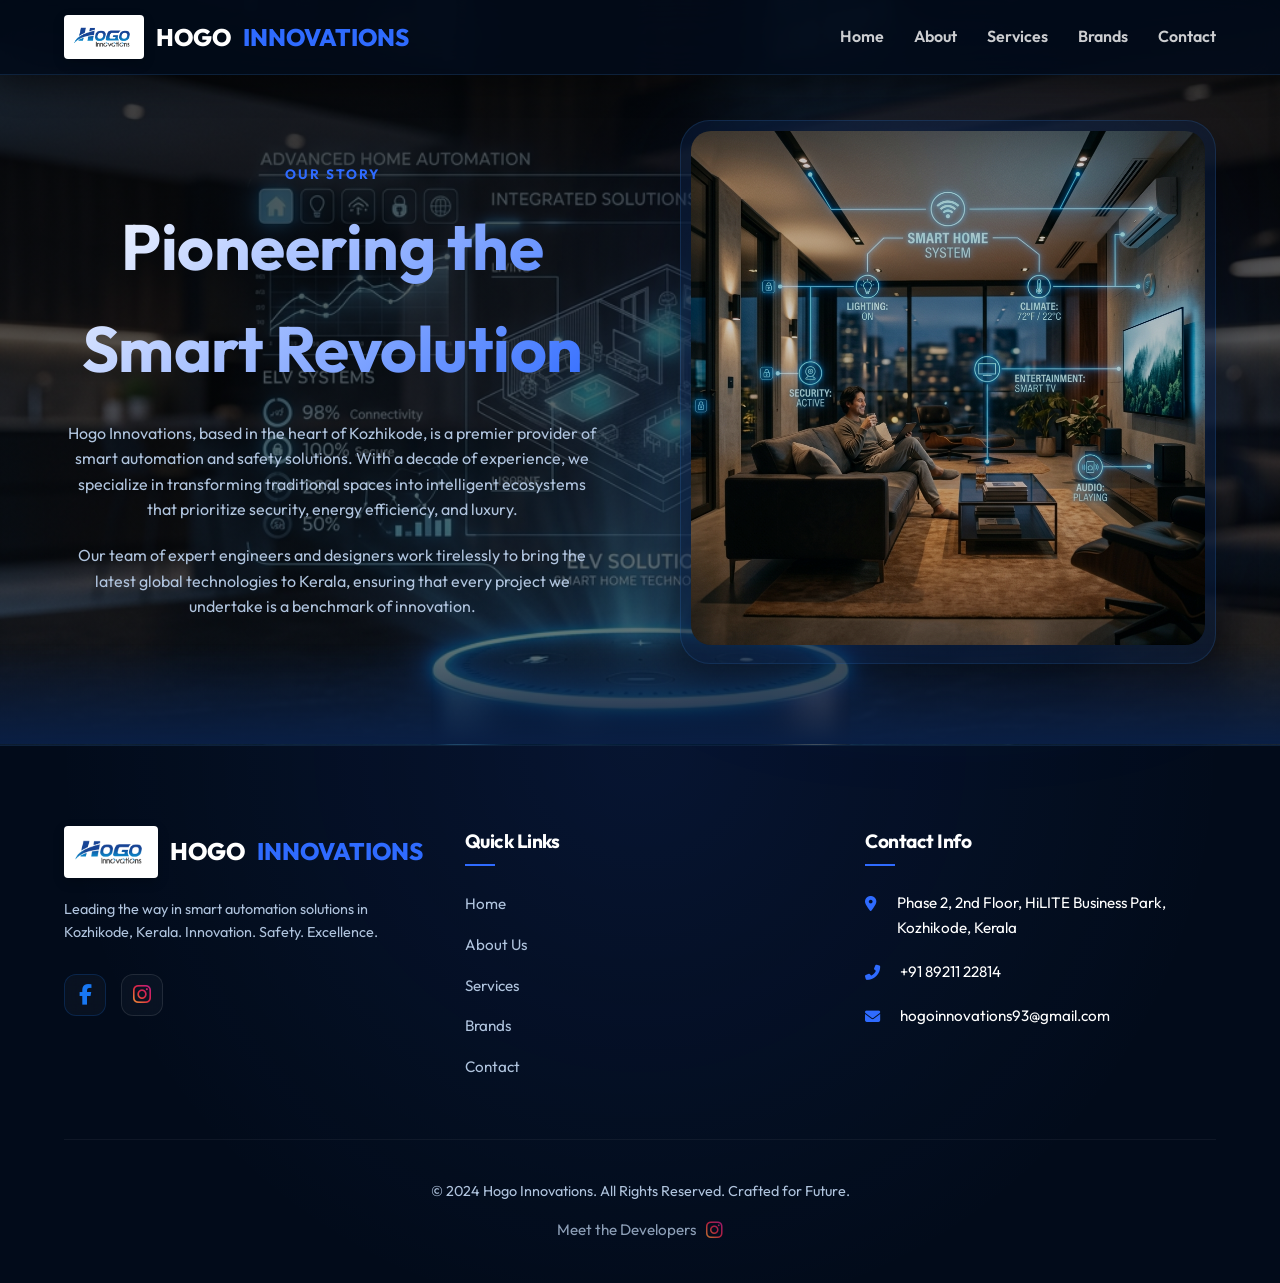
<file: about.html>
<!DOCTYPE html>
<html lang="en">
<head>
    <meta charset="UTF-8">
    <meta name="google-site-verification" content="zZtQsW-Y2pC7t3SSZkDguBFArDo7VWDwV0R4Co_YzE0" />
    <link rel="icon" type="image/png" sizes="48x48" href="assets/images/favicon.png">
    <link rel="icon" type="image/png" sizes="192x192" href="assets/images/favicon.png">
    <link rel="apple-touch-icon" sizes="180x180" href="assets/images/favicon.png">
    <link rel="shortcut icon" href="assets/images/favicon.png">
    <meta name="viewport" content="width=device-width, initial-scale=1.0, viewport-fit=cover">
    <meta name="format-detection" content="telephone=no">
    
    <!-- Primary SEO Meta Tags -->
    <title>About Hogo Innovations | Smart Automation Company in Kozhikode, Kerala - Our Story</title>
    <meta name="description" content="Learn about Hogo Innovations, Kozhikode's trusted smart home automation and ELV solutions company. 6+ years of excellence, 544+ projects, 9+ cities served. Pioneering the smart revolution in Kerala with expert engineers and global technology partners.">
    <meta name="keywords" content="about Hogo Innovations, smart automation company Kozhikode, home automation company Kerala, ELV solutions provider Calicut, smart home company India, automation engineers Kerala, best automation company Kozhikode, security solutions provider Kerala, Hogo Innovations story, smart living Kerala, technology company Calicut, IoT solutions Kozhikode">
    <meta name="author" content="Hogo Innovations">
    <meta name="robots" content="index, follow, max-image-preview:large, max-snippet:-1, max-video-preview:-1">
    <link rel="canonical" href="https://www.hogoinnovations.com/about.html">
    
    <!-- Geo Tags -->
    <meta name="geo.region" content="IN-KL">
    <meta name="geo.placename" content="Kozhikode, Kerala, India">
    <meta name="geo.position" content="11.2484;75.8306">
    <meta name="ICBM" content="11.2484, 75.8306">
    <meta name="theme-color" content="#0084ff">
    
    <!-- Open Graph -->
    <meta property="og:type" content="website">
    <meta property="og:url" content="https://www.hogoinnovations.com/about.html">
    <meta property="og:title" content="About Hogo Innovations | Leading Smart Automation Company in Kozhikode">
    <meta property="og:description" content="Discover how Hogo Innovations is pioneering the smart revolution in Kerala. 6+ years, 544+ projects, and 9+ cities covered with cutting-edge automation solutions.">
    <meta property="og:image" content="https://www.hogoinnovations.com/assets/images/hogo_main_logo_transparent.png">
    <meta property="og:site_name" content="Hogo Innovations">
    <meta property="og:locale" content="en_IN">
    
    <!-- Twitter Card -->
    <meta name="twitter:card" content="summary_large_image">
    <meta name="twitter:title" content="About Hogo Innovations | Smart Automation Experts Kozhikode">
    <meta name="twitter:description" content="Pioneering the smart revolution in Kerala. 6+ years of excellence, 544+ projects completed. Learn about our mission, vision, and expert team.">
    <meta name="twitter:image" content="https://www.hogoinnovations.com/assets/images/hogo_main_logo_transparent.png">
    
    <!-- Structured Data - WebPage -->
    <script type="application/ld+json">
    {
        "@context": "https://schema.org",
        "@type": "AboutPage",
        "name": "About Hogo Innovations",
        "description": "Learn about Hogo Innovations, Kozhikode's trusted smart home automation and ELV solutions company with 6+ years of excellence.",
        "url": "https://www.hogoinnovations.com/about.html",
        "mainEntity": {
            "@type": "Organization",
            "name": "Hogo Innovations",
            "url": "https://www.hogoinnovations.com",
            "description": "Premier provider of smart automation and safety solutions based in Kozhikode, Kerala",
            "foundingDate": "2019",
            "foundingLocation": "Kozhikode, Kerala, India",
            "knowsAbout": ["Smart Home Automation", "CCTV Surveillance", "Gate Automation", "Solar Energy", "ELV Solutions", "IoT", "Building Automation", "Access Control Systems"],
            "slogan": "Redefining Modern Living"
        }
    }
    </script>
    
    <!-- Structured Data - BreadcrumbList -->
    <script type="application/ld+json">
    {
        "@context": "https://schema.org",
        "@type": "BreadcrumbList",
        "itemListElement": [
            { "@type": "ListItem", "position": 1, "name": "Home", "item": "https://www.hogoinnovations.com/" },
            { "@type": "ListItem", "position": 2, "name": "About Us", "item": "https://www.hogoinnovations.com/about.html" }
        ]
    }
    </script>
    
    <link rel="preconnect" href="https://fonts.googleapis.com">
    <link rel="preconnect" href="https://fonts.gstatic.com" crossorigin>
    <link href="https://fonts.googleapis.com/css2?family=Outfit:wght@300;400;600;700;800&display=swap" rel="stylesheet">
    <link rel="stylesheet" href="https://cdnjs.cloudflare.com/ajax/libs/font-awesome/6.4.0/css/all.min.css">
    <link rel="stylesheet" href="css/style.css">
</head>
<body>

    <nav id="navbar" class="scrolled">
        <a href="index.html" class="logo">
            <div class="logo-icon-card">
                <img src="assets/images/hogo_main_logo_transparent.png" alt="Hogo Innovations Logo" class="nav-logo-img">
            </div>
            HOGO <span>INNOVATIONS</span>
        </a>
        <ul class="nav-links">
            <li><a href="index.html">Home</a></li>
            <li><a href="about.html">About</a></li>
            <li><a href="services.html">Services</a></li>
            <li><a href="brands.html">Brands</a></li>
            <li><a href="contact.html">Contact</a></li>
        </ul>
        <div class="mobile-toggle">
            <i class="fas fa-bars"></i>
        </div>
    </nav>

    <section class="page-header about-page-header">
        <div class="container about-grid">
            <div data-aos>
                <span class="section-tag">Our Story</span>
                <h1 class="gradient-text">Pioneering the Smart Revolution</h1>
                <p>Hogo Innovations, based in the heart of Kozhikode, is a premier provider of smart automation and safety solutions. With a decade of experience, we specialize in transforming traditional spaces into intelligent ecosystems that prioritize security, energy efficiency, and luxury.</p>
                <p style="margin-top: 20px;">Our team of expert engineers and designers work tirelessly to bring the latest global technologies to Kerala, ensuring that every project we undertake is a benchmark of innovation.</p>
            </div>
            <div data-aos class="about-image-wrapper">
                <div class="glass-panel" style="padding: 10px; overflow: hidden; border-radius: 30px;">
                    <img src="assets/images/home_automation_about.png" alt="Home Automation" style="width: 100%; border-radius: 20px; filter: brightness(0.8);">
                </div>
                <!-- Glowing accent behind image -->
                <div class="about-glow"></div>
            </div>
        </div>
    </section>

    <footer class="main-footer">
        <div class="footer-grid">
            <div class="footer-col">
                <a href="index.html" class="logo" style="margin-bottom: 20px;">
                    <div class="logo-icon-card">
                        <img src="assets/images/hogo_main_logo_transparent.png" alt="Hogo Innovations Logo" class="footer-logo-img">
                    </div>
                    HOGO <span>INNOVATIONS</span>
                </a>
                <p style="color: var(--text-muted); font-size: 0.9rem; margin-top: 20px;">Leading the way in smart automation solutions in Kozhikode, Kerala. Innovation. Safety. Excellence.</p>
                <div class="footer-social">
                    <a href="https://www.facebook.com/share/18ctkVc4G5/?mibextid=wwXIfr" target="_blank" class="social-icon facebook" title="Facebook">
                        <i class="fab fa-facebook-f"></i>
                    </a>
                    <a href="https://www.instagram.com/hogo_innovations?igsh=MWpxYnM1dGY1Z2s2cg==" target="_blank" class="social-icon instagram" title="Instagram">
                        <i class="fab fa-instagram"></i>
                    </a>
                </div>
            </div>
            <div class="footer-col">
                <h4>Quick Links</h4>
                <ul class="footer-links">
                    <li><a href="index.html">Home</a></li>
                    <li><a href="about.html">About Us</a></li>
                    <li><a href="services.html">Services</a></li>
                    <li><a href="brands.html">Brands</a></li>
                    <li><a href="contact.html">Contact</a></li>
                </ul>
            </div>
            <div class="footer-col">
                <h4>Contact Info</h4>
                <ul class="footer-contact">
                    <li><i class="fas fa-map-marker-alt"></i> Phase 2, 2nd Floor, HiLITE Business Park, Kozhikode, Kerala</li>
                    <li><i class="fas fa-phone-alt"></i> +91 89211 22814</li>
                    <li><i class="fas fa-envelope"></i> hogoinnovations93@gmail.com</li>
                </ul>
            </div>
        </div>
        <div class="footer-bottom">
            <div>&copy; 2024 Hogo Innovations. All Rights Reserved. Crafted for Future.</div>
            <a href="https://www.instagram.com/intellex.web?igsh=MWZyenU0bWc3M2RxOQ==" target="_blank" class="developer-watermark">
                Meet the Developers <i class="fab fa-instagram"></i>
            </a>
        </div>
    </footer>

    <script src="js/main.js"></script>
</body>
</html>
</file>
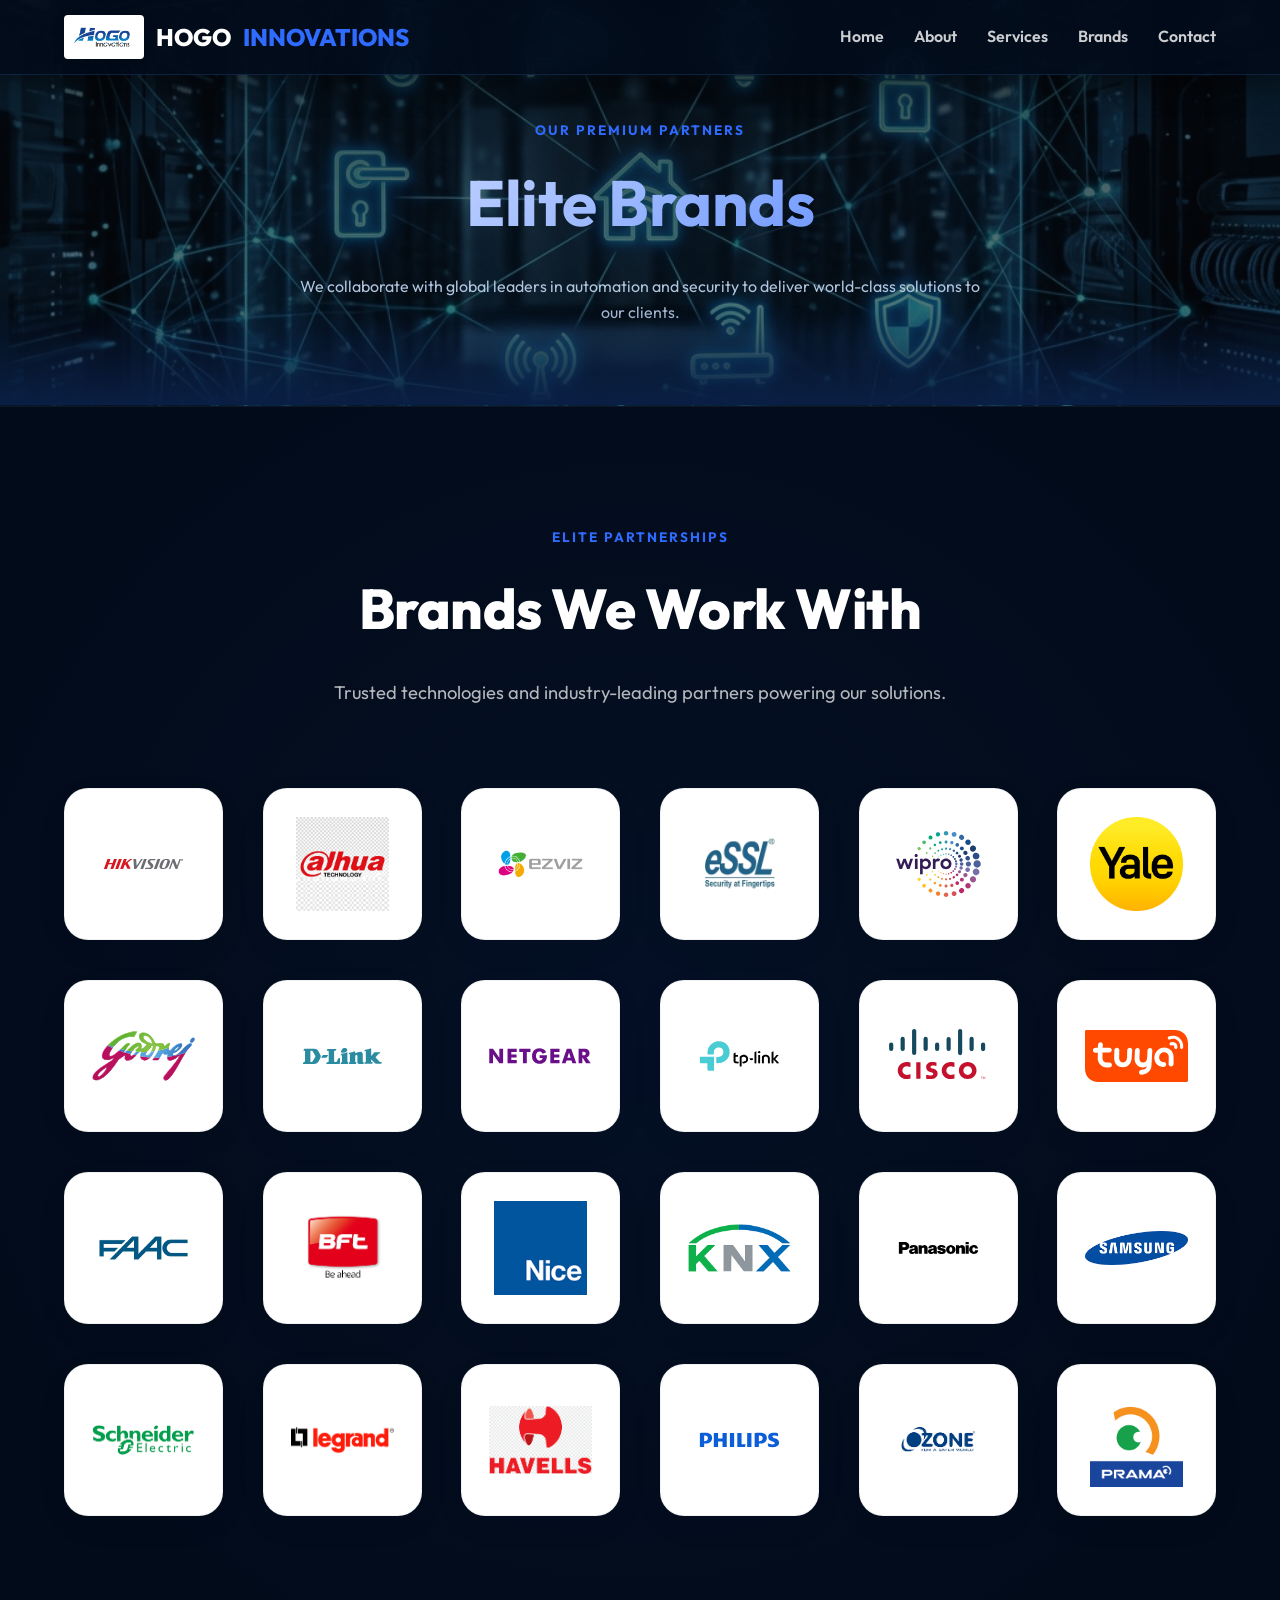
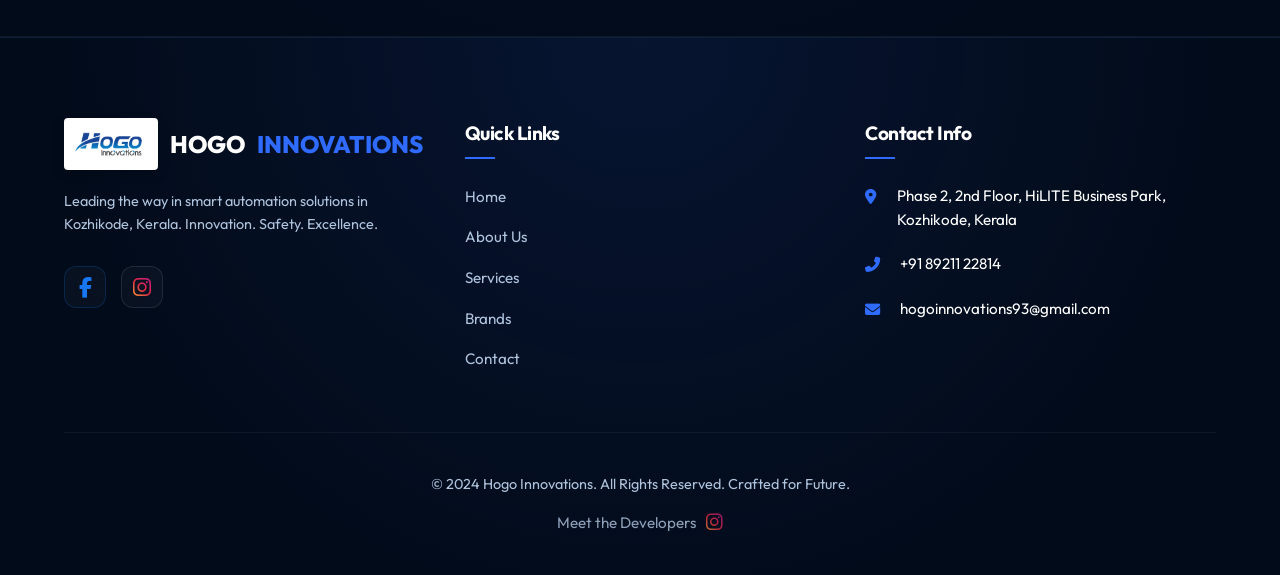
<file: brands.html>
<!DOCTYPE html>
<html lang="en">
<head>
    <meta charset="UTF-8">
    <meta name="google-site-verification" content="zZtQsW-Y2pC7t3SSZkDguBFArDo7VWDwV0R4Co_YzE0" />
    <link rel="icon" type="image/png" sizes="48x48" href="assets/images/favicon.png">
    <link rel="icon" type="image/png" sizes="192x192" href="assets/images/favicon.png">
    <link rel="apple-touch-icon" sizes="180x180" href="assets/images/favicon.png">
    <link rel="shortcut icon" href="assets/images/favicon.png">
    <meta name="viewport" content="width=device-width, initial-scale=1.0, viewport-fit=cover">
    <meta name="format-detection" content="telephone=no">
    
    <!-- Primary SEO Meta Tags -->
    <title>Our Brands & Partners | Hikvision, Yale, Samsung, Schneider - Hogo Innovations Kozhikode</title>
    <meta name="description" content="Hogo Innovations partners with 24+ global brands: Hikvision, Dahua, Ezviz, Yale, Godrej, Samsung, Schneider, Legrand, Panasonic, Cisco, KNX, Tuya, FAAC, BFT, NICE, TP-Link, Havells, Philips & more. Authorized dealer in Kozhikode, Kerala for premium automation & security products.">
    <meta name="keywords" content="Hikvision dealer Kozhikode, Dahua CCTV Calicut, Ezviz camera Kerala, Yale smart lock dealer, Godrej security Kozhikode, Samsung smart lock Kerala, Schneider Electric dealer Calicut, Legrand Kozhikode, Panasonic dealer Kerala, Cisco networking Calicut, KNX automation India, Tuya smart home Kerala, FAAC gate automation, BFT gate motor, NICE automation, TP-Link Kozhikode, Havells dealer, Philips lighting, Ozone lock, Wipro smart home, D-Link networking, Netgear Kerala, automation brands Kozhikode, security brands Kerala">
    <meta name="author" content="Hogo Innovations">
    <meta name="robots" content="index, follow, max-image-preview:large, max-snippet:-1, max-video-preview:-1">
    <link rel="canonical" href="https://www.hogoinnovations.com/brands.html">
    
    <!-- Geo Tags -->
    <meta name="geo.region" content="IN-KL">
    <meta name="geo.placename" content="Kozhikode, Kerala, India">
    <meta name="geo.position" content="11.2484;75.8306">
    <meta name="ICBM" content="11.2484, 75.8306">
    <meta name="theme-color" content="#0084ff">
    
    <!-- Open Graph -->
    <meta property="og:type" content="website">
    <meta property="og:url" content="https://www.hogoinnovations.com/brands.html">
    <meta property="og:title" content="24+ Premium Automation Brands | Hogo Innovations Partners">
    <meta property="og:description" content="Authorized dealer for Hikvision, Yale, Samsung, Schneider, Legrand, KNX, Tuya & 20+ global brands. Premium automation & security products in Kozhikode, Kerala.">
    <meta property="og:image" content="https://www.hogoinnovations.com/assets/images/hogo_main_logo_transparent.png">
    <meta property="og:site_name" content="Hogo Innovations">
    <meta property="og:locale" content="en_IN">
    
    <!-- Twitter Card -->
    <meta name="twitter:card" content="summary_large_image">
    <meta name="twitter:title" content="Premium Automation Brands | Hogo Innovations Kozhikode">
    <meta name="twitter:description" content="Partnered with 24+ global leaders: Hikvision, Yale, Samsung, Schneider, KNX, Tuya & more. Best automation products in Kerala.">
    <meta name="twitter:image" content="https://www.hogoinnovations.com/assets/images/hogo_main_logo_transparent.png">
    
    <!-- Structured Data - BreadcrumbList -->
    <script type="application/ld+json">
    {
        "@context": "https://schema.org",
        "@type": "BreadcrumbList",
        "itemListElement": [
            { "@type": "ListItem", "position": 1, "name": "Home", "item": "https://www.hogoinnovations.com/" },
            { "@type": "ListItem", "position": 2, "name": "Brands", "item": "https://www.hogoinnovations.com/brands.html" }
        ]
    }
    </script>
    
    <link rel="preconnect" href="https://fonts.googleapis.com">
    <link rel="preconnect" href="https://fonts.gstatic.com" crossorigin>
    <link href="https://fonts.googleapis.com/css2?family=Outfit:wght@300;400;600;700;800&display=swap" rel="stylesheet">
    <link rel="stylesheet" href="https://cdnjs.cloudflare.com/ajax/libs/font-awesome/6.4.0/css/all.min.css">
    <link rel="stylesheet" href="css/style.css">
</head>
<body>

    <nav id="navbar" class="scrolled">
        <a href="index.html" class="logo">
            <div class="logo-icon-card">
                <img src="assets/images/hogo_main_logo_transparent.png" alt="Hogo Innovations Logo" class="nav-logo-img">
            </div>
            HOGO <span>INNOVATIONS</span>
        </a>
        <ul class="nav-links">
            <li><a href="index.html">Home</a></li>
            <li><a href="about.html">About</a></li>
            <li><a href="services.html">Services</a></li>
            <li><a href="brands.html">Brands</a></li>
            <li><a href="contact.html">Contact</a></li>
        </ul>
        <div class="mobile-toggle">
            <i class="fas fa-bars"></i>
        </div>
    </nav>

    <section class="page-header">
        <div data-aos>
            <span class="section-tag">Our Premium Partners</span>
            <h1 class="gradient-text">Elite Brands</h1>
            <p>We collaborate with global leaders in automation and security to deliver world-class solutions to our clients.</p>
        </div>
    </section>

    <section class="brands-section">
        <div class="brands-header" data-aos="fade-up">
            <span class="section-tag">Elite Partnerships</span>
            <h2>Brands We Work With</h2>
            <p>Trusted technologies and industry-leading partners powering our solutions.</p>
        </div>
        
        <div class="brands-logo-grid">
            <!-- 1. Hikvision -->
            <div class="brand-logo-item" data-aos="fade-up" data-aos-delay="0">
                <div class="brand-logo-wrapper">
                    <img src="assets/images/brands/hikvision.svg" alt="Hikvision Logo">
                </div>
            </div>

            <!-- 2. Dahua -->
            <div class="brand-logo-item" data-aos="fade-up" data-aos-delay="50">
                <div class="brand-logo-wrapper">
                    <img src="assets/images/brands/dahua_fixed.png" alt="Dahua Logo">
                </div>
            </div>

            <!-- 3. Ezviz -->
            <div class="brand-logo-item" data-aos="fade-up" data-aos-delay="100">
                <div class="brand-logo-wrapper">
                    <img src="assets/images/brands/ezviz_fixed.png" alt="Ezviz Logo">
                </div>
            </div>

            <!-- 4. Essl -->
            <div class="brand-logo-item" data-aos="fade-up" data-aos-delay="150">
                <div class="brand-logo-wrapper">
                    <img src="assets/images/brands/essl_fixed.png" alt="Essl Logo">
                </div>
            </div>

            <!-- 5. Wipro -->
            <div class="brand-logo-item" data-aos="fade-up" data-aos-delay="200">
                <div class="brand-logo-wrapper">
                    <img src="assets/images/brands/wipro.svg" alt="Wipro Logo">
                </div>
            </div>

            <!-- 6. Yale -->
            <div class="brand-logo-item" data-aos="fade-up" data-aos-delay="250">
                <div class="brand-logo-wrapper">
                    <img src="assets/images/brands/yale.png" alt="Yale Logo">
                </div>
            </div>

            <!-- 7. Godrej -->
            <div class="brand-logo-item" data-aos="fade-up" data-aos-delay="300">
                <div class="brand-logo-wrapper">
                    <img src="assets/images/brands/godrej.svg" alt="Godrej Logo">
                </div>
            </div>

            <!-- 8. D-Link -->
            <div class="brand-logo-item" data-aos="fade-up" data-aos-delay="350">
                <div class="brand-logo-wrapper">
                    <img src="assets/images/brands/dlink.svg" alt="D-Link Logo">
                </div>
            </div>

            <!-- 9. Netgear -->
            <div class="brand-logo-item" data-aos="fade-up" data-aos-delay="400">
                <div class="brand-logo-wrapper">
                    <img src="assets/images/brands/netgear.svg" alt="Netgear Logo">
                </div>
            </div>

            <!-- 10. TP-Link -->
            <div class="brand-logo-item" data-aos="fade-up" data-aos-delay="450">
                <div class="brand-logo-wrapper">
                    <img src="assets/images/brands/tplink.svg" alt="TP-Link Logo">
                </div>
            </div>

            <!-- 11. Cisco -->
            <div class="brand-logo-item" data-aos="fade-up" data-aos-delay="500">
                <div class="brand-logo-wrapper">
                    <img src="assets/images/brands/cisco.svg" alt="Cisco Logo">
                </div>
            </div>

            <div class="brand-logo-item" data-aos="fade-up" data-aos-delay="550">
                <div class="brand-logo-wrapper">
                    <img src="assets/images/brands/tuya_new.svg" alt="Tuya Logo">
                </div>
            </div>

            <!-- 13. FAAC -->
            <div class="brand-logo-item" data-aos="fade-up" data-aos-delay="600">
                <div class="brand-logo-wrapper">
                    <img src="assets/images/brands/faac.png" alt="FAAC Logo">
                </div>
            </div>

            <!-- 14. BFT -->
            <div class="brand-logo-item" data-aos="fade-up" data-aos-delay="650">
                <div class="brand-logo-wrapper">
                    <img src="assets/images/brands/bft.png" alt="BFT Logo">
                </div>
            </div>

            <!-- 15. NICE -->
            <div class="brand-logo-item" data-aos="fade-up" data-aos-delay="700">
                <div class="brand-logo-wrapper">
                    <img src="assets/images/brands/nice.png" alt="NICE Logo">
                </div>
            </div>

            <!-- 16. KNX -->
            <div class="brand-logo-item" data-aos="fade-up" data-aos-delay="750">
                <div class="brand-logo-wrapper">
                    <img src="assets/images/brands/knx_fixed.png" alt="KNX Logo">
                </div>
            </div>

            <!-- 17. Panasonic -->
            <div class="brand-logo-item" data-aos="fade-up" data-aos-delay="800">
                <div class="brand-logo-wrapper">
                    <img src="assets/images/brands/panasonic.svg" alt="Panasonic Logo">
                </div>
            </div>

            <!-- 18. Samsung -->
            <div class="brand-logo-item" data-aos="fade-up" data-aos-delay="850">
                <div class="brand-logo-wrapper">
                    <img src="assets/images/brands/samsung_fixed.png" alt="Samsung Logo">
                </div>
            </div>

            <!-- 19. Schneider -->
            <div class="brand-logo-item" data-aos="fade-up" data-aos-delay="900">
                <div class="brand-logo-wrapper">
                    <img src="assets/images/brands/schneider_final.png" alt="Schneider Logo">
                </div>
            </div>

            <!-- 20. Legrand -->
            <div class="brand-logo-item" data-aos="fade-up" data-aos-delay="950">
                <div class="brand-logo-wrapper">
                    <img src="assets/images/brands/legrand.png" alt="Legrand Logo">
                </div>
            </div>

            <!-- 21. Havells -->
            <div class="brand-logo-item" data-aos="fade-up" data-aos-delay="1000">
                <div class="brand-logo-wrapper">
                    <img src="assets/images/brands/havells_fixed.png" alt="Havells Logo">
                </div>
            </div>

            <!-- 22. Philips -->
            <div class="brand-logo-item" data-aos="fade-up" data-aos-delay="1050">
                <div class="brand-logo-wrapper">
                    <img src="assets/images/brands/philips.svg" alt="Philips Logo">
                </div>
            </div>

            <!-- 23. Ozone -->
            <div class="brand-logo-item" data-aos="fade-up" data-aos-delay="1100">
                <div class="brand-logo-wrapper">
                    <img src="assets/images/brands/ozone_fixed.png" alt="Ozone Logo">
                </div>
            </div>

            <!-- 24. Prama -->
            <div class="brand-logo-item" data-aos="fade-up" data-aos-delay="1150">
                <div class="brand-logo-wrapper">
                    <img src="assets/images/brands/prima_fixed.png" alt="Prama Logo">
                </div>
            </div>

        </div>
    </section>



    <!-- Footer -->
    <footer class="main-footer">
        <div class="footer-grid">
            <div class="footer-col">
                <a href="index.html" class="logo" style="margin-bottom: 20px;">
                    <div class="logo-icon-card">
                        <img src="assets/images/hogo_main_logo_transparent.png" alt="Hogo Innovations Logo" class="footer-logo-img">
                    </div>
                    HOGO <span>INNOVATIONS</span>
                </a>
                <p style="color: var(--text-muted); font-size: 0.9rem; margin-top: 20px;">Leading the way in smart automation solutions in Kozhikode, Kerala. Innovation. Safety. Excellence.</p>
                <div class="footer-social">
                    <a href="https://www.facebook.com/share/18ctkVc4G5/?mibextid=wwXIfr" target="_blank" class="social-icon facebook" title="Facebook">
                        <i class="fab fa-facebook-f"></i>
                    </a>
                    <a href="https://www.instagram.com/hogo_innovations?igsh=MWpxYnM1dGY1Z2s2cg==" target="_blank" class="social-icon instagram" title="Instagram">
                        <i class="fab fa-instagram"></i>
                    </a>
                </div>
            </div>
            <div class="footer-col">
                <h4>Quick Links</h4>
                <ul class="footer-links">
                    <li><a href="index.html">Home</a></li>
                    <li><a href="about.html">About Us</a></li>
                    <li><a href="services.html">Services</a></li>
                    <li><a href="brands.html">Brands</a></li>
                    <li><a href="contact.html">Contact</a></li>
                </ul>
            </div>
            <div class="footer-col">
                <h4>Contact Info</h4>
                <ul class="footer-contact">
                    <li><i class="fas fa-map-marker-alt"></i> Phase 2, 2nd Floor, HiLITE Business Park, Kozhikode, Kerala</li>
                    <li><i class="fas fa-phone-alt"></i> +91 89211 22814</li>
                    <li><i class="fas fa-envelope"></i> hogoinnovations93@gmail.com</li>
                </ul>
            </div>
        </div>
        <div class="footer-bottom">
            <div>&copy; 2024 Hogo Innovations. All Rights Reserved. Crafted for Future.</div>
            <a href="https://www.instagram.com/intellex.web?igsh=MWZyenU0bWc3M2RxOQ==" target="_blank" class="developer-watermark">
                Meet the Developers <i class="fab fa-instagram"></i>
            </a>
        </div>
    </footer>

    <script src="js/main.js"></script>
</body>
</html>
</file>
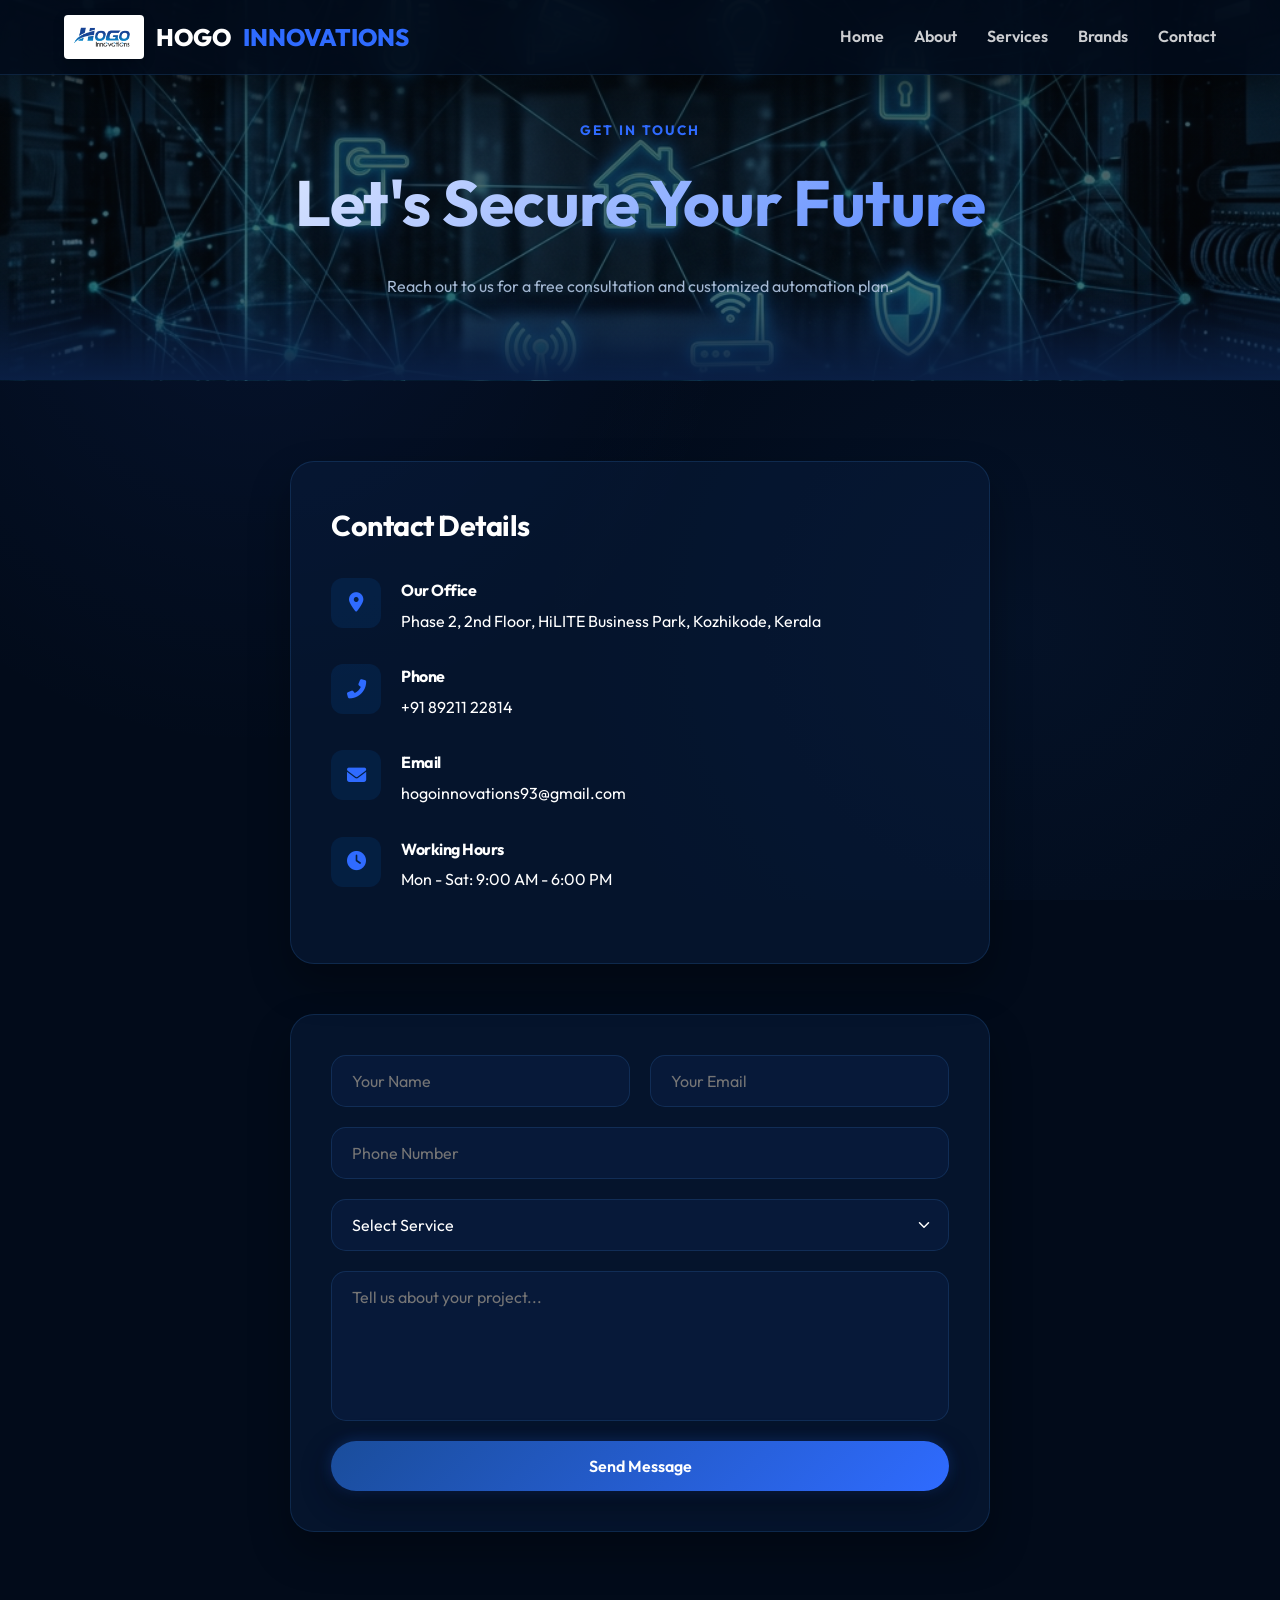
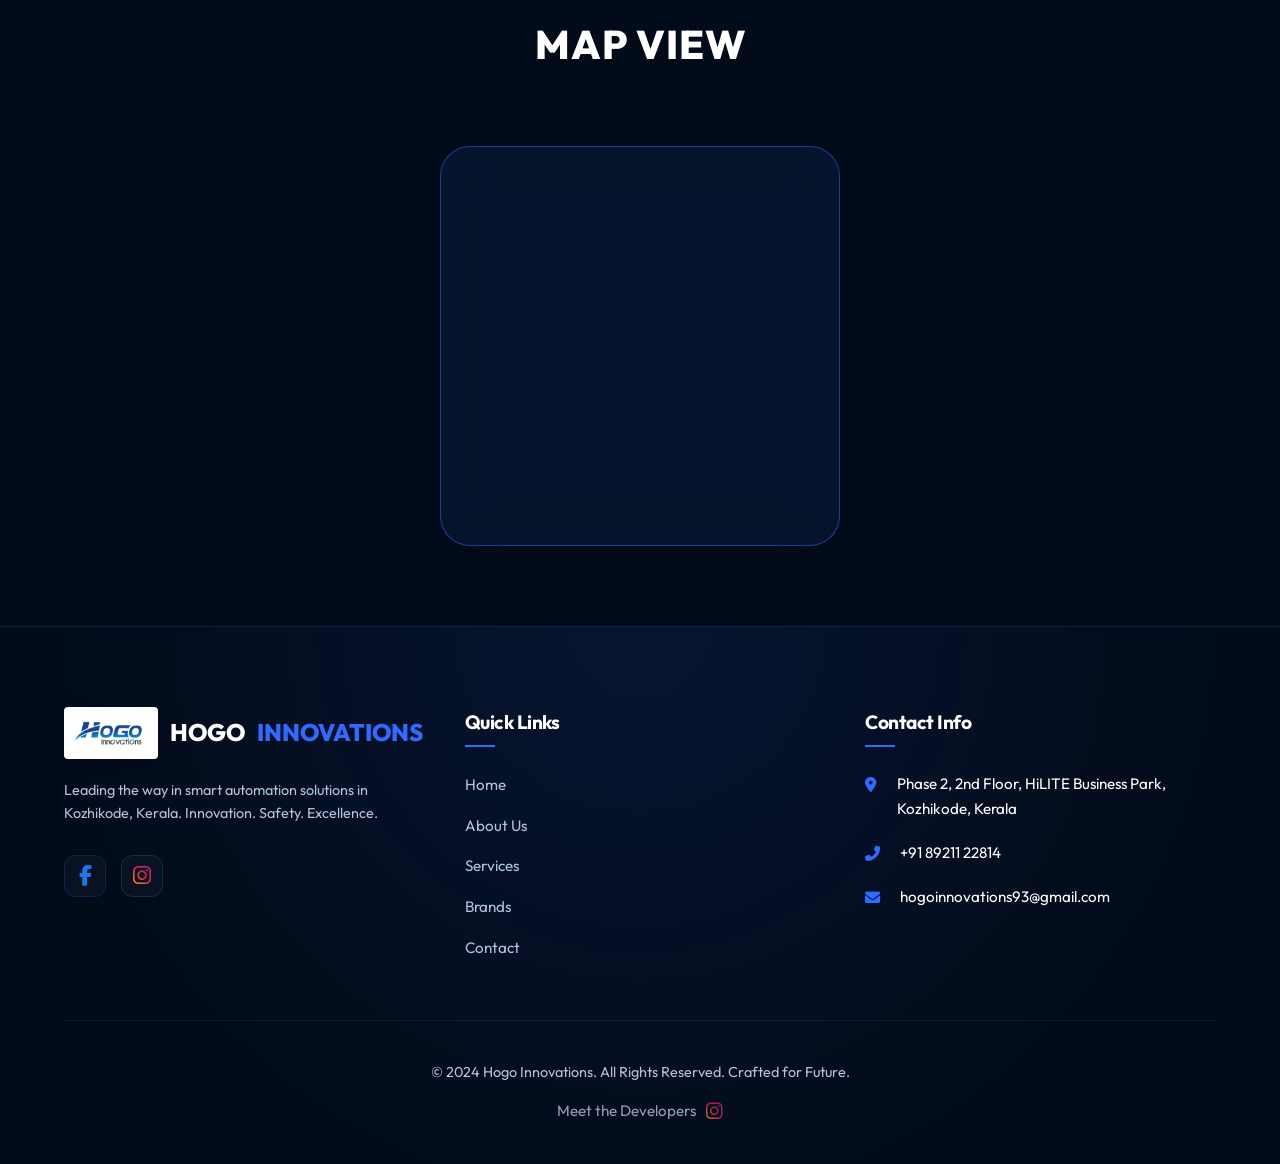
<file: contact.html>
<!DOCTYPE html>
<html lang="en">
<head>
    <meta charset="UTF-8">
    <meta name="google-site-verification" content="zZtQsW-Y2pC7t3SSZkDguBFArDo7VWDwV0R4Co_YzE0" />
    <link rel="icon" type="image/png" sizes="48x48" href="assets/images/favicon.png">
    <link rel="icon" type="image/png" sizes="192x192" href="assets/images/favicon.png">
    <link rel="apple-touch-icon" sizes="180x180" href="assets/images/favicon.png">
    <link rel="shortcut icon" href="assets/images/favicon.png">
    <meta name="viewport" content="width=device-width, initial-scale=1.0, viewport-fit=cover">
    <meta name="format-detection" content="telephone=no">
    
    <!-- Primary SEO Meta Tags -->
    <title>Contact Hogo Innovations | Get Free Consultation for Smart Automation in Kozhikode, Kerala</title>
    <meta name="description" content="Contact Hogo Innovations for a free smart home automation consultation in Kozhikode. Call +91 89211 22814 or visit us at HiLITE Business Park, Kozhikode, Kerala. Expert CCTV, home automation, gate automation, solar solutions. Mon-Sat 9AM-6PM.">
    <meta name="keywords" content="contact Hogo Innovations, smart home consultation Kozhikode, free automation consultation Kerala, CCTV installation quote Calicut, home automation enquiry Kozhikode, Hogo Innovations phone number, automation company address Kozhikode, smart home quote Kerala, HiLITE Business Park automation, security system consultation Calicut, gate automation quote Kerala, solar installation enquiry Kozhikode">
    <meta name="author" content="Hogo Innovations">
    <meta name="robots" content="index, follow, max-image-preview:large, max-snippet:-1, max-video-preview:-1">
    <link rel="canonical" href="https://www.hogoinnovations.com/contact.html">
    
    <!-- Geo Tags -->
    <meta name="geo.region" content="IN-KL">
    <meta name="geo.placename" content="Kozhikode, Kerala, India">
    <meta name="geo.position" content="11.2484;75.8306">
    <meta name="ICBM" content="11.2484, 75.8306">
    <meta name="theme-color" content="#0084ff">
    
    <!-- Open Graph -->
    <meta property="og:type" content="website">
    <meta property="og:url" content="https://www.hogoinnovations.com/contact.html">
    <meta property="og:title" content="Contact Hogo Innovations | Free Smart Home Consultation Kozhikode">
    <meta property="og:description" content="Get in touch for a free consultation. Call +91 89211 22814 or visit HiLITE Business Park, Kozhikode. Expert smart automation, CCTV & security solutions.">
    <meta property="og:image" content="https://www.hogoinnovations.com/assets/images/hogo_main_logo_transparent.png">
    <meta property="og:site_name" content="Hogo Innovations">
    <meta property="og:locale" content="en_IN">
    
    <!-- Twitter Card -->
    <meta name="twitter:card" content="summary_large_image">
    <meta name="twitter:title" content="Contact Hogo Innovations | Smart Automation Experts Kozhikode">
    <meta name="twitter:description" content="Free consultation for CCTV, home automation, gate automation & more. Call +91 89211 22814. HiLITE Business Park, Kozhikode, Kerala.">
    <meta name="twitter:image" content="https://www.hogoinnovations.com/assets/images/hogo_main_logo_transparent.png">
    
    <!-- Structured Data - ContactPage -->
    <script type="application/ld+json">
    {
        "@context": "https://schema.org",
        "@type": "ContactPage",
        "name": "Contact Hogo Innovations",
        "description": "Get in touch with Hogo Innovations for smart home automation, CCTV, and security solutions in Kozhikode, Kerala",
        "url": "https://www.hogoinnovations.com/contact.html",
        "mainEntity": {
            "@type": "LocalBusiness",
            "name": "Hogo Innovations",
            "telephone": "+918921122814",
            "email": "hogoinnovations93@gmail.com",
            "address": {
                "@type": "PostalAddress",
                "streetAddress": "Phase 2, 2nd Floor, HiLITE Business Park",
                "addressLocality": "Kozhikode",
                "addressRegion": "Kerala",
                "postalCode": "673014",
                "addressCountry": "IN"
            },
            "geo": {
                "@type": "GeoCoordinates",
                "latitude": 11.2484,
                "longitude": 75.8306
            },
            "openingHoursSpecification": {
                "@type": "OpeningHoursSpecification",
                "dayOfWeek": ["Monday", "Tuesday", "Wednesday", "Thursday", "Friday", "Saturday"],
                "opens": "09:00",
                "closes": "18:00"
            }
        }
    }
    </script>
    
    <!-- Structured Data - BreadcrumbList -->
    <script type="application/ld+json">
    {
        "@context": "https://schema.org",
        "@type": "BreadcrumbList",
        "itemListElement": [
            { "@type": "ListItem", "position": 1, "name": "Home", "item": "https://www.hogoinnovations.com/" },
            { "@type": "ListItem", "position": 2, "name": "Contact", "item": "https://www.hogoinnovations.com/contact.html" }
        ]
    }
    </script>
    
    <link rel="preconnect" href="https://fonts.googleapis.com">
    <link rel="preconnect" href="https://fonts.gstatic.com" crossorigin>
    <link href="https://fonts.googleapis.com/css2?family=Outfit:wght@300;400;600;700;800&display=swap" rel="stylesheet">
    <link rel="stylesheet" href="https://cdnjs.cloudflare.com/ajax/libs/font-awesome/6.4.0/css/all.min.css">
    <link rel="stylesheet" href="css/style.css">
</head>
<body>

    <nav id="navbar" class="scrolled">
        <a href="index.html" class="logo">
            <div class="logo-icon-card">
                <img src="assets/images/hogo_main_logo_transparent.png" alt="Hogo Innovations Logo" class="nav-logo-img">
            </div>
            HOGO <span>INNOVATIONS</span>
        </a>
        <ul class="nav-links">
            <li><a href="index.html">Home</a></li>
            <li><a href="about.html">About</a></li>
            <li><a href="services.html">Services</a></li>
            <li><a href="brands.html">Brands</a></li>
            <li><a href="contact.html">Contact</a></li>
        </ul>
        <div class="mobile-toggle">
            <i class="fas fa-bars"></i>
        </div>
    </nav>

    <section class="page-header">
        <div data-aos>
            <span class="section-tag">Get In Touch</span>
            <h1 class="gradient-text">Let's Secure Your Future</h1>
            <p>Reach out to us for a free consultation and customized automation plan.</p>
        </div>
    </section>

    <section>
        <div class="contact-grid">
            <!-- Contact Info -->
            <div data-aos>
                <div class="glass-panel contact-card">
                    <h3 style="margin-bottom: 30px; font-size: 1.8rem;">Contact Details</h3>
                    
                    <div class="contact-item">
                        <div class="contact-icon">
                            <i class="fas fa-map-marker-alt"></i>
                        </div>
                        <div>
                            <h4 style="margin-bottom: 5px;">Our Office</h4>
                            <p style="color: var(--text-muted);">Phase 2, 2nd Floor, HiLITE Business Park, Kozhikode, Kerala</p>
                        </div>
                    </div>

                    <div class="contact-item">
                        <div class="contact-icon">
                            <i class="fas fa-phone-alt"></i>
                        </div>
                        <div>
                            <h4 style="margin-bottom: 5px;">Phone</h4>
                            <p style="color: var(--text-muted);">+91 89211 22814</p>
                        </div>
                    </div>

                    <div class="contact-item">
                        <div class="contact-icon">
                            <i class="fas fa-envelope"></i>
                        </div>
                        <div>
                            <h4 style="margin-bottom: 5px;">Email</h4>
                            <p style="color: var(--text-muted);">hogoinnovations93@gmail.com</p>
                        </div>
                    </div>

                    <div class="contact-item">
                        <div class="contact-icon">
                            <i class="fas fa-clock"></i>
                        </div>
                        <div>
                            <h4 style="margin-bottom: 5px;">Working Hours</h4>
                            <p style="color: var(--text-muted);">Mon - Sat: 9:00 AM - 6:00 PM</p>
                        </div>
                    </div>
                </div>
            </div>

            <!-- Contact Form -->
            <div data-aos>
                <div class="glass-panel contact-card">
                    <form id="contactForm" action="https://formsubmit.co/ajax/hogoinnovations93@gmail.com" method="POST" class="form-glass">
                        <input type="hidden" name="_subject" value="New Contact Form Submission">
                        <input type="hidden" name="_captcha" value="false">
                        <input type="text" name="_honey" style="display:none">
                        
                        <div class="input-row">
                            <input type="text" name="name" placeholder="Your Name" class="form-input" required>
                            <input type="email" name="email" placeholder="Your Email" class="form-input" required>
                        </div>
                        <input type="tel" name="phone" placeholder="Phone Number" class="form-input" required>
                        <select name="service" class="form-select" required>
                            <option value="" disabled selected>Select Service</option>
                            
                            <optgroup label="Automation & Smart Living">
                                <option value="Home Automation">Home Automation</option>
                                <option value="Home Theatre">Home Theatre</option>
                                <option value="Smart Glass">Smart Glass</option>
                                <option value="Mist Cooling System">Mist Cooling System</option>
                                <option value="Stretch Ceiling System">Stretch Ceiling System</option>
                            </optgroup>
                            
                            <optgroup label="Security & Surveillance">
                                <option value="CCTV Surveillance">CCTV Surveillance</option>
                                <option value="Security Alarm System">Security Alarm System</option>
                                <option value="Video Door Phone">Video Door Phone</option>
                                <option value="Smart Door Lock">Smart Door Lock</option>
                                <option value="Time Attendance & Access Control">Time Attendance & Access Control</option>
                            </optgroup>
                            
                            <optgroup label="Access & Parking Control">
                                <option value="Gate Automation">Gate Automation</option>
                                <option value="Automatic Shutters">Automatic Shutters</option>
                                <option value="Boom Barrier">Boom Barrier</option>
                                <option value="E-gate System">E-gate System</option>
                                <option value="Bollard">Bollard</option>
                                <option value="Automatic Parking Lock">Automatic Parking Lock</option>
                            </optgroup>
                            
                            <optgroup label="IT & Communication">
                                <option value="Network Infrastructure">Network Infrastructure</option>
                                <option value="EPABX System">EPABX System</option>
                            </optgroup>
                            
                            <optgroup label="Sustainable Energy">
                                <option value="Solar Power System">Solar Power System</option>
                                <option value="Solar Cleaning System">Solar Cleaning System</option>
                            </optgroup>
                        </select>
                        <textarea name="message" placeholder="Tell us about your project..." class="form-textarea" required></textarea>
                        <button type="submit" id="submitBtn" class="btn btn-primary" style="border: none;">Send Message</button>
                        <div id="form-status" style="margin-top: 15px; display: none; padding: 10px; border-radius: 8px; text-align: center; font-weight: 600;"></div>
                    </form>
                </div>
            </div>
        </div>
    </section>

    <!-- Map Section -->
    <section style="display: flex; flex-direction: column; align-items: center; padding-top: 0;">
        <div class="section-header" data-aos>
            <h2 class="section-title">MAP VIEW</h2>
        </div>
        <div class="glass-panel" style="padding: 15px; border-radius: 30px; overflow: hidden; width: 400px; height: 400px; max-width: 90vw; box-shadow: 0 20px 50px rgba(2, 11, 26, 0.5); border: 1px solid var(--primary-glow);" data-aos>
            <iframe 
                src="https://www.google.com/maps/embed?pb=!1m18!1m12!1m3!1d3912.179555243171!2d75.83060187425883!3d11.2483864!2m3!1f0!2f0!3f0!3m2!1i1024!2i768!4f13.1!3m3!1m2!1s0x3ba659616d000001%3A0x6b3b55ed1743015f!2sHiLITE%20Business%20Park!5e0!3m2!1sen!2sin!4v1713000000000!5m2!1sen!2sin" 
                width="100%" 
                height="100%" 
                style="border:0; border-radius: 20px; filter: grayscale(0.2) contrast(1.1);" 
                allowfullscreen="" 
                loading="lazy" 
                referrerpolicy="no-referrer-when-downgrade">
            </iframe>
        </div>
    </section>

    <!-- Footer -->
    <footer class="main-footer">
        <div class="footer-grid">
            <div class="footer-col">
                <a href="index.html" class="logo" style="margin-bottom: 20px;">
                    <div class="logo-icon-card">
                        <img src="assets/images/hogo_main_logo_transparent.png" alt="Hogo Innovations Logo" class="footer-logo-img">
                    </div>
                    HOGO <span>INNOVATIONS</span>
                </a>
                <p style="color: var(--text-muted); font-size: 0.9rem; margin-top: 20px;">Leading the way in smart automation solutions in Kozhikode, Kerala. Innovation. Safety. Excellence.</p>
                <div class="footer-social">
                    <a href="https://www.facebook.com/share/18ctkVc4G5/?mibextid=wwXIfr" target="_blank" class="social-icon facebook" title="Facebook">
                        <i class="fab fa-facebook-f"></i>
                    </a>
                    <a href="https://www.instagram.com/hogo_innovations?igsh=MWpxYnM1dGY1Z2s2cg==" target="_blank" class="social-icon instagram" title="Instagram">
                        <i class="fab fa-instagram"></i>
                    </a>
                </div>
            </div>
            <div class="footer-col">
                <h4>Quick Links</h4>
                <ul class="footer-links">
                    <li><a href="index.html">Home</a></li>
                    <li><a href="about.html">About Us</a></li>
                    <li><a href="services.html">Services</a></li>
                    <li><a href="brands.html">Brands</a></li>
                    <li><a href="contact.html">Contact</a></li>
                </ul>
            </div>
            <div class="footer-col">
                <h4>Contact Info</h4>
                <ul class="footer-contact">
                    <li><i class="fas fa-map-marker-alt"></i> Phase 2, 2nd Floor, HiLITE Business Park, Kozhikode, Kerala</li>
                    <li><i class="fas fa-phone-alt"></i> +91 89211 22814</li>
                    <li><i class="fas fa-envelope"></i> hogoinnovations93@gmail.com</li>
                </ul>
            </div>
        </div>
        <div class="footer-bottom">
            <div>&copy; 2024 Hogo Innovations. All Rights Reserved. Crafted for Future.</div>
            <a href="https://www.instagram.com/intellex.web?igsh=MWZyenU0bWc3M2RxOQ==" target="_blank" class="developer-watermark">
                Meet the Developers <i class="fab fa-instagram"></i>
            </a>
        </div>
    </footer>

    <script src="js/main.js"></script>
</body>
</html>
</file>
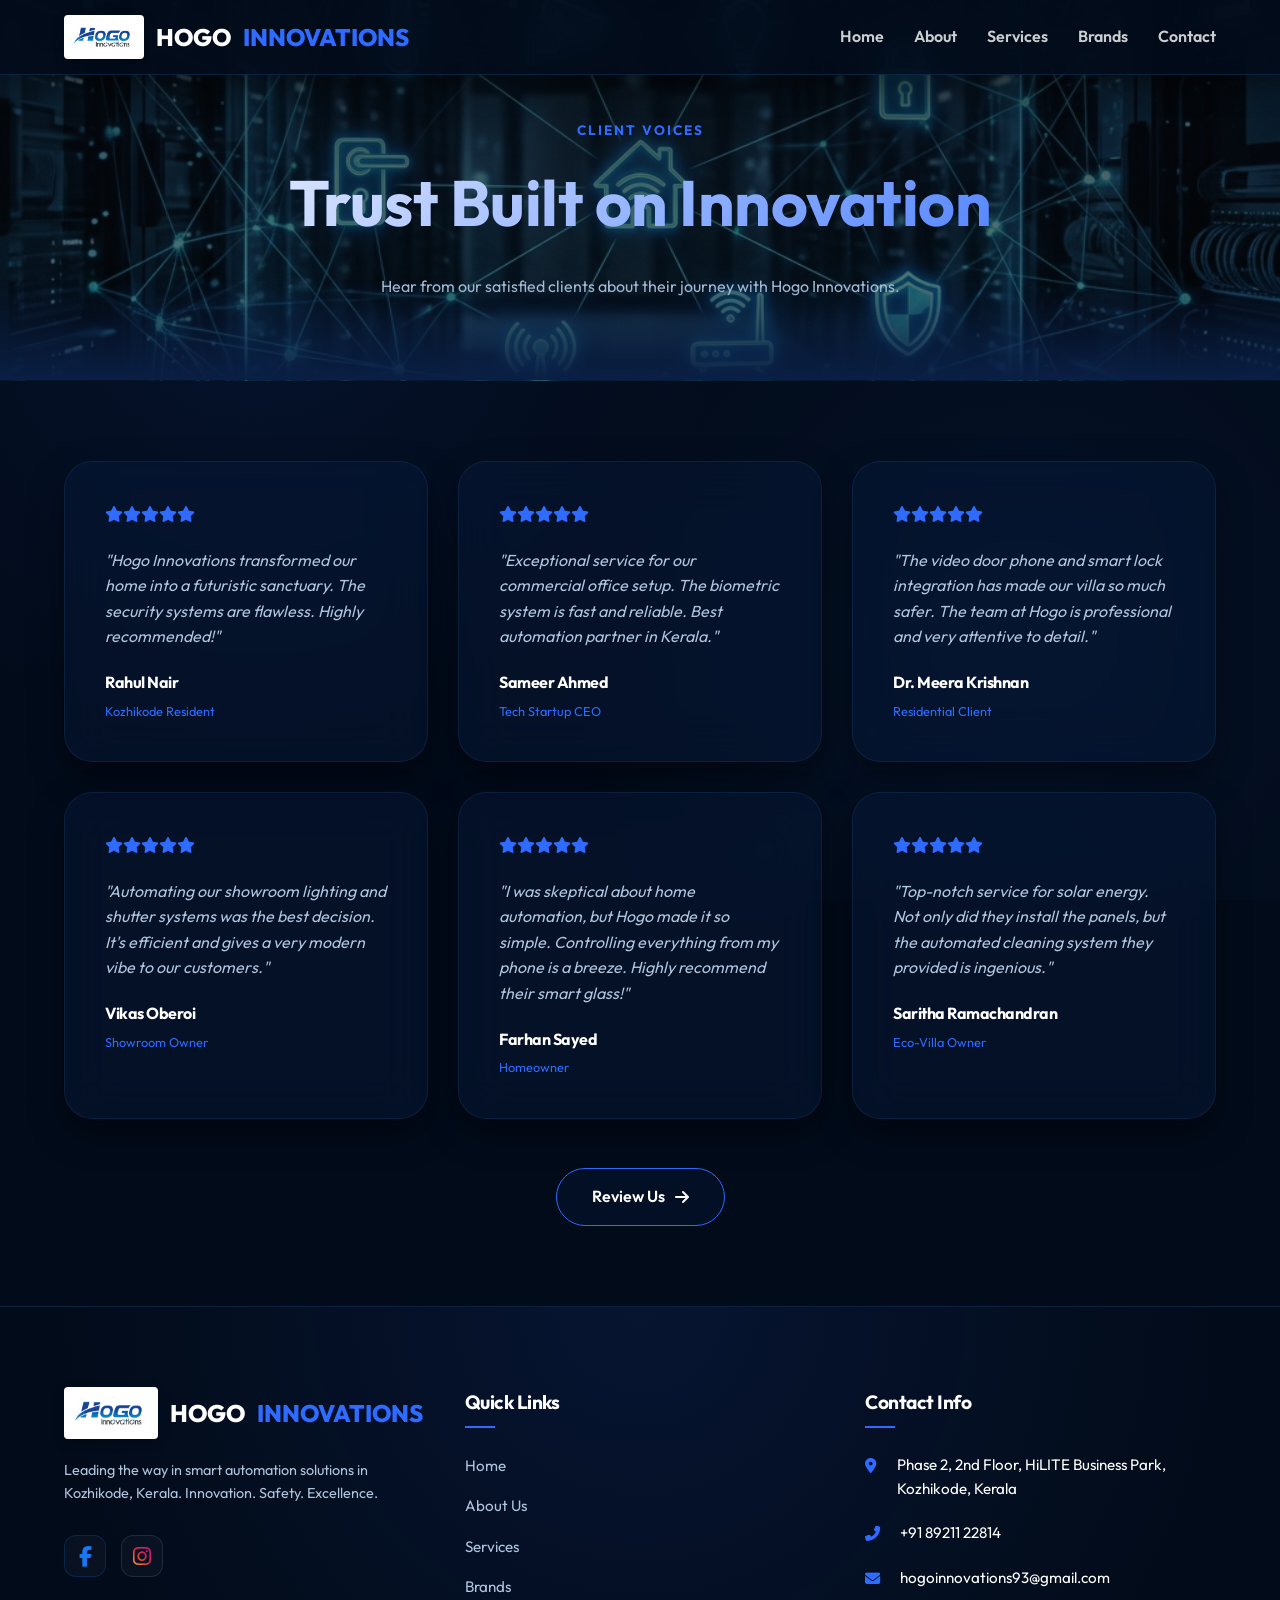
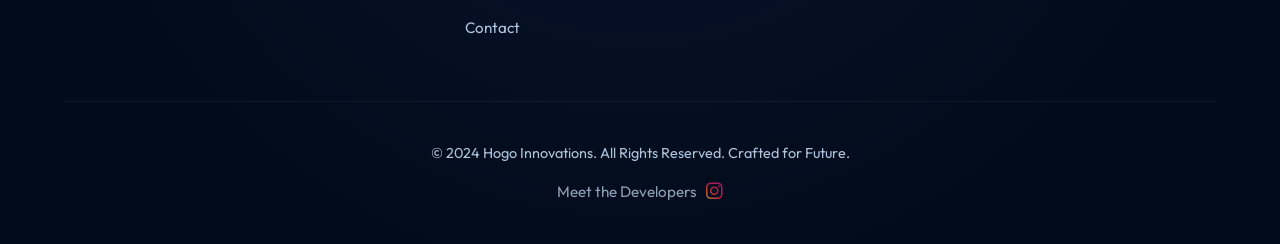
<file: testimonials.html>
<!DOCTYPE html>
<html lang="en">
<head>
    <meta charset="UTF-8">
    <meta name="google-site-verification" content="zZtQsW-Y2pC7t3SSZkDguBFArDo7VWDwV0R4Co_YzE0" />
    <link rel="icon" type="image/png" sizes="48x48" href="assets/images/favicon.png">
    <link rel="icon" type="image/png" sizes="192x192" href="assets/images/favicon.png">
    <link rel="apple-touch-icon" sizes="180x180" href="assets/images/favicon.png">
    <link rel="shortcut icon" href="assets/images/favicon.png">
    <meta name="viewport" content="width=device-width, initial-scale=1.0, viewport-fit=cover">
    <meta name="format-detection" content="telephone=no">
    
    <!-- Primary SEO Meta Tags -->
    <title>Client Reviews & Testimonials | Hogo Innovations Kozhikode - 5-Star Rated Smart Automation</title>
    <meta name="description" content="Read verified client testimonials about Hogo Innovations' smart home automation and security services in Kozhikode, Kerala. 5-star rated by homeowners, architects, and business owners. See why 544+ clients trust us for CCTV, home automation, smart locks & solar solutions.">
    <meta name="keywords" content="Hogo Innovations reviews, smart home automation reviews Kozhikode, CCTV installation reviews Calicut, home automation testimonials Kerala, best automation company reviews, customer feedback Hogo Innovations, 5-star automation company Kerala, smart home reviews Kozhikode, security system reviews Calicut, client testimonials smart home, Hogo Innovations rating">
    <meta name="author" content="Hogo Innovations">
    <meta name="robots" content="index, follow, max-image-preview:large, max-snippet:-1, max-video-preview:-1">
    <link rel="canonical" href="https://www.hogoinnovations.com/testimonials.html">
    
    <!-- Geo Tags -->
    <meta name="geo.region" content="IN-KL">
    <meta name="geo.placename" content="Kozhikode, Kerala, India">
    <meta name="geo.position" content="11.2484;75.8306">
    <meta name="ICBM" content="11.2484, 75.8306">
    <meta name="theme-color" content="#0084ff">
    
    <!-- Open Graph -->
    <meta property="og:type" content="website">
    <meta property="og:url" content="https://www.hogoinnovations.com/testimonials.html">
    <meta property="og:title" content="5-Star Client Reviews | Hogo Innovations Kozhikode">
    <meta property="og:description" content="544+ satisfied clients. Read testimonials from homeowners, architects, and business owners about our smart home automation, CCTV, and security services in Kerala.">
    <meta property="og:image" content="https://www.hogoinnovations.com/assets/images/hogo_main_logo_transparent.png">
    <meta property="og:site_name" content="Hogo Innovations">
    <meta property="og:locale" content="en_IN">
    
    <!-- Twitter Card -->
    <meta name="twitter:card" content="summary_large_image">
    <meta name="twitter:title" content="Client Testimonials | Hogo Innovations - 5 Star Rated">
    <meta name="twitter:description" content="See why 544+ clients trust Hogo Innovations for smart automation in Kerala. 5-star rated reviews from homeowners and businesses.">
    <meta name="twitter:image" content="https://www.hogoinnovations.com/assets/images/hogo_main_logo_transparent.png">
    
    <!-- Structured Data - Reviews -->
    <script type="application/ld+json">
    {
        "@context": "https://schema.org",
        "@type": "LocalBusiness",
        "name": "Hogo Innovations",
        "url": "https://www.hogoinnovations.com",
        "image": "https://www.hogoinnovations.com/assets/images/hogo_main_logo_transparent.png",
        "aggregateRating": {
            "@type": "AggregateRating",
            "ratingValue": "4.9",
            "reviewCount": "150",
            "bestRating": "5",
            "worstRating": "1"
        },
        "review": [
            {
                "@type": "Review",
                "author": { "@type": "Person", "name": "Rahul Nair" },
                "reviewRating": { "@type": "Rating", "ratingValue": "5", "bestRating": "5" },
                "reviewBody": "Hogo Innovations transformed our home into a futuristic sanctuary. The security systems are flawless. Highly recommended!"
            },
            {
                "@type": "Review",
                "author": { "@type": "Person", "name": "Sameer Ahmed" },
                "reviewRating": { "@type": "Rating", "ratingValue": "5", "bestRating": "5" },
                "reviewBody": "Exceptional service for our commercial office setup. The biometric system is fast and reliable. Best automation partner in Kerala."
            },
            {
                "@type": "Review",
                "author": { "@type": "Person", "name": "Dr. Meera Krishnan" },
                "reviewRating": { "@type": "Rating", "ratingValue": "5", "bestRating": "5" },
                "reviewBody": "The video door phone and smart lock integration has made our villa so much safer. The team at Hogo is professional and very attentive to detail."
            },
            {
                "@type": "Review",
                "author": { "@type": "Person", "name": "Vikas Oberoi" },
                "reviewRating": { "@type": "Rating", "ratingValue": "5", "bestRating": "5" },
                "reviewBody": "Automating our showroom lighting and shutter systems was the best decision. It's efficient and gives a very modern vibe to our customers."
            },
            {
                "@type": "Review",
                "author": { "@type": "Person", "name": "Farhan Sayed" },
                "reviewRating": { "@type": "Rating", "ratingValue": "5", "bestRating": "5" },
                "reviewBody": "I was skeptical about home automation, but Hogo made it so simple. Controlling everything from my phone is a breeze. Highly recommend their smart glass!"
            },
            {
                "@type": "Review",
                "author": { "@type": "Person", "name": "Saritha Ramachandran" },
                "reviewRating": { "@type": "Rating", "ratingValue": "5", "bestRating": "5" },
                "reviewBody": "Top-notch service for solar energy. Not only did they install the panels, but the automated cleaning system they provided is ingenious."
            }
        ]
    }
    </script>
    
    <!-- Structured Data - BreadcrumbList -->
    <script type="application/ld+json">
    {
        "@context": "https://schema.org",
        "@type": "BreadcrumbList",
        "itemListElement": [
            { "@type": "ListItem", "position": 1, "name": "Home", "item": "https://www.hogoinnovations.com/" },
            { "@type": "ListItem", "position": 2, "name": "Testimonials", "item": "https://www.hogoinnovations.com/testimonials.html" }
        ]
    }
    </script>
    
    <link rel="preconnect" href="https://fonts.googleapis.com">
    <link rel="preconnect" href="https://fonts.gstatic.com" crossorigin>
    <link href="https://fonts.googleapis.com/css2?family=Outfit:wght@300;400;600;700;800&display=swap" rel="stylesheet">
    <link rel="stylesheet" href="https://cdnjs.cloudflare.com/ajax/libs/font-awesome/6.4.0/css/all.min.css">
    <link rel="stylesheet" href="css/style.css">
</head>
<body>

    <nav id="navbar" class="scrolled">
        <a href="index.html" class="logo">
            <div class="logo-icon-card">
                <img src="assets/images/hogo_main_logo_transparent.png" alt="Hogo Innovations Logo" class="nav-logo-img">
            </div>
            HOGO <span>INNOVATIONS</span>
        </a>
        <ul class="nav-links">
            <li><a href="index.html">Home</a></li>
            <li><a href="about.html">About</a></li>
            <li><a href="services.html">Services</a></li>
            <li><a href="brands.html">Brands</a></li>
            <li><a href="contact.html">Contact</a></li>
        </ul>
        <div class="mobile-toggle">
            <i class="fas fa-bars"></i>
        </div>
    </nav>

    <section class="page-header">
        <div data-aos>
            <span class="section-tag">Client Voices</span>
            <h1 class="gradient-text">Trust Built on Innovation</h1>
            <p>Hear from our satisfied clients about their journey with Hogo Innovations.</p>
        </div>
    </section>

    <section>
        <div style="display: grid; grid-template-columns: repeat(auto-fit, minmax(300px, 1fr)); gap: 30px;">
            <!-- 1. Rahul Nair -->
            <div class="glass-card" style="padding: 40px;" data-aos="fade-up">
                <div style="color: var(--primary); margin-bottom: 20px;"><i class="fas fa-star"></i><i class="fas fa-star"></i><i class="fas fa-star"></i><i class="fas fa-star"></i><i class="fas fa-star"></i></div>
                <p style="font-style: italic; color: var(--text-muted); margin-bottom: 20px;">"Hogo Innovations transformed our home into a futuristic sanctuary. The security systems are flawless. Highly recommended!"</p>
                <h4 style="color: var(--text-white);">Rahul Nair</h4>
                <p style="font-size: 0.8rem; color: var(--primary); margin-top: 5px;">Kozhikode Resident</p>
            </div>

            <!-- 2. Sameer Ahmed -->
            <div class="glass-card" style="padding: 40px;" data-aos="fade-up" data-aos-delay="100">
                <div style="color: var(--primary); margin-bottom: 20px;"><i class="fas fa-star"></i><i class="fas fa-star"></i><i class="fas fa-star"></i><i class="fas fa-star"></i><i class="fas fa-star"></i></div>
                <p style="font-style: italic; color: var(--text-muted); margin-bottom: 20px;">"Exceptional service for our commercial office setup. The biometric system is fast and reliable. Best automation partner in Kerala."</p>
                <h4 style="color: var(--text-white);">Sameer Ahmed</h4>
                <p style="font-size: 0.8rem; color: var(--primary); margin-top: 5px;">Tech Startup CEO</p>
            </div>

            <!-- 3. Dr. Meera Krishnan -->
            <div class="glass-card" style="padding: 40px;" data-aos="fade-up" data-aos-delay="200">
                <div style="color: var(--primary); margin-bottom: 20px;"><i class="fas fa-star"></i><i class="fas fa-star"></i><i class="fas fa-star"></i><i class="fas fa-star"></i><i class="fas fa-star"></i></div>
                <p style="font-style: italic; color: var(--text-muted); margin-bottom: 20px;">"The video door phone and smart lock integration has made our villa so much safer. The team at Hogo is professional and very attentive to detail."</p>
                <h4 style="color: var(--text-white);">Dr. Meera Krishnan</h4>
                <p style="font-size: 0.8rem; color: var(--primary); margin-top: 5px;">Residential Client</p>
            </div>

            <!-- 4. Vikas Oberoi -->
            <div class="glass-card" style="padding: 40px;" data-aos="fade-up" data-aos-delay="300">
                <div style="color: var(--primary); margin-bottom: 20px;"><i class="fas fa-star"></i><i class="fas fa-star"></i><i class="fas fa-star"></i><i class="fas fa-star"></i><i class="fas fa-star"></i></div>
                <p style="font-style: italic; color: var(--text-muted); margin-bottom: 20px;">"Automating our showroom lighting and shutter systems was the best decision. It's efficient and gives a very modern vibe to our customers."</p>
                <h4 style="color: var(--text-white);">Vikas Oberoi</h4>
                <p style="font-size: 0.8rem; color: var(--primary); margin-top: 5px;">Showroom Owner</p>
            </div>

            <!-- 5. Farhan Sayed -->
            <div class="glass-card" style="padding: 40px;" data-aos="fade-up" data-aos-delay="400">
                <div style="color: var(--primary); margin-bottom: 20px;"><i class="fas fa-star"></i><i class="fas fa-star"></i><i class="fas fa-star"></i><i class="fas fa-star"></i><i class="fas fa-star"></i></div>
                <p style="font-style: italic; color: var(--text-muted); margin-bottom: 20px;">"I was skeptical about home automation, but Hogo made it so simple. Controlling everything from my phone is a breeze. Highly recommend their smart glass!"</p>
                <h4 style="color: var(--text-white);">Farhan Sayed</h4>
                <p style="font-size: 0.8rem; color: var(--primary); margin-top: 5px;">Homeowner</p>
            </div>

            <!-- 6. Saritha Ramachandran -->
            <div class="glass-card" style="padding: 40px;" data-aos="fade-up" data-aos-delay="500">
                <div style="color: var(--primary); margin-bottom: 20px;"><i class="fas fa-star"></i><i class="fas fa-star"></i><i class="fas fa-star"></i><i class="fas fa-star"></i><i class="fas fa-star"></i></div>
                <p style="font-style: italic; color: var(--text-muted); margin-bottom: 20px;">"Top-notch service for solar energy. Not only did they install the panels, but the automated cleaning system they provided is ingenious."</p>
                <h4 style="color: var(--text-white);">Saritha Ramachandran</h4>
                <p style="font-size: 0.8rem; color: var(--primary); margin-top: 5px;">Eco-Villa Owner</p>
            </div>
        </div>
        <div style="text-align: center; margin-top: 50px;" data-aos>
            <a href="https://search.google.com/local/writereview?placeid=ChIJXwAAAKBZbjkRfzFDqFJVfFs" target="_blank" class="btn btn-outline" style="display: inline-flex; align-items: center; gap: 10px;">
                Review Us <i class="fas fa-arrow-right"></i>
            </a>
        </div>
    </section>

    <!-- Footer -->
    <footer class="main-footer">
        <div class="footer-grid">
            <div class="footer-col">
                <a href="index.html" class="logo" style="margin-bottom: 20px;">
                    <div class="logo-icon-card">
                        <img src="assets/images/hogo_main_logo_transparent.png" alt="Hogo Innovations Logo" class="footer-logo-img">
                    </div>
                    HOGO <span>INNOVATIONS</span>
                </a>
                <p style="color: var(--text-muted); font-size: 0.9rem; margin-top: 20px;">Leading the way in smart automation solutions in Kozhikode, Kerala. Innovation. Safety. Excellence.</p>
                <div class="footer-social">
                    <a href="https://www.facebook.com/share/18ctkVc4G5/?mibextid=wwXIfr" target="_blank" class="social-icon facebook" title="Facebook">
                        <i class="fab fa-facebook-f"></i>
                    </a>
                    <a href="https://www.instagram.com/hogo_innovations?igsh=MWpxYnM1dGY1Z2s2cg==" target="_blank" class="social-icon instagram" title="Instagram">
                        <i class="fab fa-instagram"></i>
                    </a>
                </div>
            </div>
            <div class="footer-col">
                <h4>Quick Links</h4>
                <ul class="footer-links">
                    <li><a href="index.html">Home</a></li>
                    <li><a href="about.html">About Us</a></li>
                    <li><a href="services.html">Services</a></li>
                    <li><a href="brands.html">Brands</a></li>
                    <li><a href="contact.html">Contact</a></li>
                </ul>
            </div>
            <div class="footer-col">
                <h4>Contact Info</h4>
                <ul class="footer-contact">
                    <li><i class="fas fa-map-marker-alt"></i> Phase 2, 2nd Floor, HiLITE Business Park, Kozhikode, Kerala</li>
                    <li><i class="fas fa-phone-alt"></i> +91 89211 22814</li>
                    <li><i class="fas fa-envelope"></i> hogoinnovations93@gmail.com</li>
                </ul>
            </div>
        </div>
        <div class="footer-bottom">
            <div>&copy; 2024 Hogo Innovations. All Rights Reserved. Crafted for Future.</div>
            <a href="https://www.instagram.com/intellex.web?igsh=MWZyenU0bWc3M2RxOQ==" target="_blank" class="developer-watermark">
                Meet the Developers <i class="fab fa-instagram"></i>
            </a>
        </div>
    </footer>

    <script src="js/main.js"></script>
</body>
</html>
</file>
<file: css/style.css>
:root {
    /* Colors - Luxury Blue Theme */
    --bg-deep: #020B1A;
    --bg-darker: #06152E;
    --bg-dark: #0A1F44;
    --bg-light: #0D2C63;
    --bg-electric: #1A4D9B;

    --primary: #2F6BFF;
    --primary-glow: rgba(47, 107, 255, 0.5);
    --secondary: #4DA3FF;
    --secondary-glow: rgba(77, 163, 255, 0.4);

    --bg-card: rgba(10, 31, 68, 0.45);
    --bg-card-hover: rgba(13, 44, 99, 0.6);

    --text-white: #ffffff;
    --text-muted: #b0c4de;
    /* Bluish silver */
    --glass-border: rgba(77, 163, 255, 0.15);
    --accent-glow: 0 0 30px rgba(47, 107, 255, 0.4);

    /* Fonts */
    --font-main: 'Outfit', sans-serif;

    /* Spacing */
    --section-padding: 80px 5%;
}

* {
    margin: 0;
    padding: 0;
    box-sizing: border-box;
    font-family: var(--font-main);
}

body {
    background-color: var(--bg-deep);
    background-image:
        radial-gradient(circle at 20% 30%, rgba(47, 107, 255, 0.08) 0%, transparent 40%),
        radial-gradient(circle at 80% 70%, rgba(26, 77, 155, 0.1) 0%, transparent 40%);
    background-attachment: fixed;
    color: var(--text-white);
    line-height: 1.6;
    overflow-x: hidden;
}

/* Custom Scrollbar */
::-webkit-scrollbar {
    width: 10px;
}

::-webkit-scrollbar-track {
    background: var(--bg-deep);
}

::-webkit-scrollbar-thumb {
    background: var(--bg-light);
    border-radius: 5px;
    border: 2px solid var(--bg-deep);
}

::-webkit-scrollbar-thumb:hover {
    background: var(--primary);
}

/* Typography */
h1,
h2,
h3,
h4 {
    font-weight: 700;
    letter-spacing: -0.5px;
}

.gradient-text {
    background: linear-gradient(135deg, #fff 0%, var(--primary) 100%);
    -webkit-background-clip: text;
    -webkit-text-fill-color: transparent;
}

/* Glassmorphism Classes */
.glass-panel {
    background: var(--bg-card);
    backdrop-filter: blur(24px);
    -webkit-backdrop-filter: blur(24px);
    border: 1px solid var(--glass-border);
    border-radius: 24px;
    box-shadow: 0 20px 40px rgba(0, 0, 0, 0.3);
}

.glass-card {
    background: rgba(10, 31, 68, 0.35);
    backdrop-filter: blur(24px);
    -webkit-backdrop-filter: blur(24px);
    border: 1px solid rgba(77, 163, 255, 0.1);
    border-radius: 28px;
    transition: all 0.6s cubic-bezier(0.16, 1, 0.3, 1);
    position: relative;
    overflow: hidden;
    box-shadow: 0 15px 35px rgba(0, 0, 0, 0.4);
}

.glass-card::before {
    content: '';
    position: absolute;
    top: 0;
    left: -100%;
    width: 100%;
    height: 100%;
    background: linear-gradient(90deg,
            transparent,
            rgba(0, 132, 255, 0.05),
            transparent);
    transition: 0.8s;
    z-index: 1;
}

.glass-card:hover::before {
    left: 100%;
}

.glass-card:hover {
    background: var(--bg-card-hover);
    border-color: var(--primary);
    transform: translateY(-12px);
    box-shadow:
        0 25px 60px rgba(0, 0, 0, 0.6),
        0 0 30px rgba(47, 107, 255, 0.3);
}

.floating-anim {
    animation: float 6s ease-in-out infinite;
}

@keyframes float {

    0%,
    100% {
        transform: translateY(0);
    }

    50% {
        transform: translateY(-10px);
    }
}

@keyframes pulse-highlight {
    0% {
        transform: scale(1);
        box-shadow: 0 0 0 0 rgba(0, 132, 255, 0.7);
    }

    50% {
        transform: scale(1.02);
        box-shadow: 0 0 30px 10px rgba(0, 132, 255, 0.4);
    }

    100% {
        transform: scale(1);
        box-shadow: 0 0 0 0 rgba(0, 132, 255, 0);
    }
}

.service-highlight {
    animation: pulse-highlight 2s ease-in-out 3;
    border-color: var(--primary) !important;
    background: rgba(0, 132, 255, 0.1) !important;
}

.learn-more-link:hover i {
    transform: translateX(5px);
}

/* Navbar */
nav {
    position: fixed;
    top: 0;
    width: 100%;
    padding: 20px 5%;
    display: flex;
    justify-content: space-between;
    align-items: center;
    z-index: 1000;
    transition: 0.4s;
}

nav.scrolled {
    background: rgba(2, 11, 26, 0.85);
    backdrop-filter: blur(25px);
    padding: 15px 5%;
    border-bottom: 1px solid var(--glass-border);
    box-shadow: 0 10px 30px rgba(0, 0, 0, 0.4);
}

.logo {
    font-size: 1.5rem;
    font-weight: 800;
    color: var(--text-white);
    text-decoration: none;
    display: flex;
    align-items: center;
    gap: 12px;
}

.logo span {
    color: var(--primary);
}

.logo-icon-card {
    background: #ffffff;
    padding: 1px 3px;
    border-radius: 4px;
    display: flex;
    align-items: center;
    justify-content: center;
    box-shadow: 0 4px 12px rgba(0, 0, 0, 0.2);
    border: 1px solid rgba(255, 255, 255, 0.8);
    transition: all 0.3s ease;
}

.logo:hover .logo-icon-card {
    transform: translateY(-2px);
    box-shadow: 0 6px 20px rgba(0, 0, 0, 0.3);
}

.nav-logo-img {
    height: 48px;
    width: auto;
    object-fit: contain;
    image-rendering: -webkit-optimize-contrast;
    /* Enhance clarity */
}

.nav-links {
    display: flex;
    gap: 30px;
    list-style: none;
}

.nav-links li a {
    color: var(--text-white);
    text-decoration: none;
    font-size: 1rem;
    font-weight: 600;
    transition: 0.3s;
    opacity: 0.8;
}

.nav-links a:hover {
    color: var(--primary);
    opacity: 1;
}

.mobile-toggle {
    display: none;
    font-size: 1.8rem;
    color: var(--text-white);
    cursor: pointer;
    z-index: 1001;
}

@media (max-width: 768px) {
    .mobile-toggle {
        display: block;
        margin-left: auto;
    }

    .logo {
        font-size: 1.1rem;
        gap: 8px;
        white-space: nowrap;
        overflow: hidden;
        text-overflow: ellipsis;
        max-width: calc(100vw - 80px);
        /* Leave room for hamburger */
    }

    .nav-logo-img {
        height: 38px;
    }

    nav.scrolled .nav-logo-img {
        height: 30px;
    }

    .nav-links {
        position: fixed;
        top: 0;
        right: -100%;
        width: 100%;
        height: 100vh;
        background: rgba(2, 11, 26, 0.98);
        backdrop-filter: blur(40px);
        -webkit-backdrop-filter: blur(40px);
        flex-direction: column;
        justify-content: center;
        align-items: center;
        gap: 40px;
        transition: 0.6s cubic-bezier(0.16, 1, 0.3, 1);
        z-index: 1000;
        background-image: radial-gradient(circle at center, rgba(47, 107, 255, 0.1) 0%, transparent 70%);
    }

    .nav-links.active {
        right: 0;
    }

    .nav-links a {
        font-size: 2rem;
        text-transform: uppercase;
    }
}

.nav-links a:hover {
    color: var(--primary);
    opacity: 1;
}

.section-stats {
    background: linear-gradient(90deg, transparent, rgba(47, 107, 255, 0.08), transparent);
    border-top: 1px solid var(--glass-border);
    border-bottom: 1px solid var(--glass-border);
}

.section-bg-alt {
    background: rgba(255, 255, 255, 0.02);
}

.testimonial-user {
    display: flex;
    align-items: center;
    gap: 15px;
}

.user-avatar-placeholder {
    width: 40px;
    height: 40px;
    background: var(--primary);
    border-radius: 50%;
}

.final-cta {
    padding: 100px 5%;
}

@media (max-width: 768px) {
    .hero h1 {
        font-size: 3.5rem;
    }
}

.hero {
    position: relative;
    min-height: 100vh;
    display: flex;
    align-items: center;
    justify-content: center;
    padding: var(--section-padding);
    overflow: hidden;
}

.hero-bg {
    position: absolute;
    top: 0;
    left: 0;
    width: 100%;
    height: 100%;
    z-index: -1;
}

.hero-bg img,
.hero-bg video {
    width: 100%;
    height: 100%;
    object-fit: cover;
    filter: brightness(0.4);
}

.hero-bg::after {
    content: '';
    position: absolute;
    bottom: 0;
    left: 0;
    width: 100%;
    height: 30%;
    background: linear-gradient(to top, var(--bg-dark), transparent);
}

.hero-content {
    max-width: 900px;
    margin: 0 auto;
    text-align: center;
    z-index: 2;
    position: relative;
}

.hero h1 {
    font-size: clamp(3rem, 8vw, 5.5rem);
    line-height: 1.1;
    margin-bottom: 20px;
}

.hero p {
    font-size: 1.2rem;
    color: var(--text-muted);
    margin-bottom: 40px;
    max-width: 600px;
    margin-inline: auto;
}

.cta-group {
    display: flex;
    flex-direction: row;
    gap: 20px;
    justify-content: center;
    align-items: center;
    flex-wrap: wrap;
}

@media (max-width: 480px) {
    .cta-group {
        flex-direction: column;
        width: 100%;
    }

    .cta-group .btn {
        width: 100%;
        text-align: center;
    }
}

.btn {
    padding: 15px 35px;
    border-radius: 50px;
    font-weight: 600;
    text-decoration: none;
    transition: 0.4s;
    cursor: pointer;
    font-size: 1rem;
}

.btn-primary {
    background: linear-gradient(135deg, var(--bg-electric), var(--primary));
    color: #ffffff;
    backdrop-filter: blur(12px);
    -webkit-backdrop-filter: blur(12px);
    border: 1px solid rgba(255, 255, 255, 0.2);
    box-shadow: 0 10px 30px rgba(0, 0, 0, 0.4), 0 0 15px rgba(47, 107, 255, 0.3);
}

.btn-primary:hover {
    background: linear-gradient(135deg, var(--primary), var(--secondary));
    transform: translateY(-3px) scale(1.02);
    box-shadow: 0 15px 40px rgba(0, 132, 255, 0.4), 0 0 25px rgba(47, 107, 255, 0.5);
}

.btn-outline {
    border: 1px solid var(--primary);
    color: var(--text-white);
    background: rgba(47, 107, 255, 0.05);
}

.btn-outline:hover {
    background: var(--primary);
    color: white;
    box-shadow: 0 0 20px rgba(47, 107, 255, 0.4);
}

.section-stats {
    background: rgba(0, 132, 255, 0.05);
    border-top: 1px solid var(--glass-border);
    border-bottom: 1px solid var(--glass-border);
}

.section-bg-alt {
    background: rgba(255, 255, 255, 0.02);
}

.testimonial-user {
    display: flex;
    align-items: center;
    gap: 15px;
}

.user-avatar-placeholder {
    width: 40px;
    height: 40px;
    background: var(--primary);
    border-radius: 50%;
}

.final-cta-section {
    padding: 100px 5%;
    text-align: center;
}

/* Mobile adjustments already handled above */



/* Section Common */
section {
    padding: var(--section-padding);
}

.section-divider {
    height: 1px;
    background: linear-gradient(90deg, transparent, var(--glass-border), transparent);
    margin: 0 5%;
}

.section-header {
    text-align: center;
    margin-bottom: 60px;
}

.section-tag {
    color: var(--primary);
    font-size: 0.85rem;
    font-weight: 700;
    text-transform: uppercase;
    letter-spacing: 2px;
    margin-bottom: 10px;
    display: block;
}

.section-title {
    font-size: clamp(1.8rem, 4vw, 2.5rem);
    margin-bottom: 10px;
    letter-spacing: 1px;
    font-weight: 800;
}

.section-title span {
    color: var(--primary);
    /* Blue color for 'SERVICES' */
}

.title-underline {
    width: 40px;
    height: 3px;
    background: var(--primary);
    margin: 0 auto;
    border-radius: 2px;
}

/* Services Marquee Section */
.services-marquee-section {
    padding: 120px 0;
    position: relative;
    overflow: hidden;
    background-image: linear-gradient(rgba(10, 13, 18, 0.82), rgba(10, 13, 18, 0.72)), url('../assets/images/alexa_services_bg.png');
    background-size: cover;
    background-position: center;
    background-attachment: fixed;
    z-index: 1;
}

@media (max-width: 768px) {
    .services-marquee-section {
        padding: 80px 0;
        background-attachment: scroll;
        background-image: linear-gradient(rgba(10, 13, 18, 0.75), rgba(10, 13, 18, 0.65)), url('../assets/images/alexa_services_bg.png');
    }
}

.marquee-container {
    width: 100%;
    overflow-x: auto;
    padding: 30px 0;
    position: relative;
    scrollbar-width: none;
    -ms-overflow-style: none;
    cursor: grab;
    user-select: none;
    overscroll-behavior-x: contain;
    touch-action: pan-y;
    scroll-behavior: auto !important;
    /* Ensure JS scroll is instant */
}

.marquee-container::-webkit-scrollbar {
    display: none;
    /* Hide scrollbar Chrome/Safari */
}

.marquee-container:active {
    cursor: grabbing;
}

/* Gradient mask for smooth edges - Hidden as it clashes with background images */
.marquee-container::before,
.marquee-container::after {
    content: '';
    position: absolute;
    top: 0;
    width: 150px;
    /* Reduced from 250px */
    height: 100%;
    z-index: 10;
    pointer-events: none;
    display: none;
}

.marquee-container::before {
    left: 0;
    background: linear-gradient(to right, var(--bg-deep), transparent);
}

.marquee-container::after {
    right: 0;
    background: linear-gradient(to left, var(--bg-deep), transparent);
}

.marquee-track {
    display: flex;
    gap: 30px;
    width: max-content;
    will-change: transform;
}

@keyframes marqueeScroll {
    0% {
        transform: translateX(0);
    }

    100% {
        transform: translateX(calc(-1 * (220px + 30px) * 16));
    }
}

.marquee-card {
    position: relative;
    width: 220px;
    height: 60px;
    background: rgba(255, 255, 255, 0.05);
    backdrop-filter: blur(8px);
    -webkit-backdrop-filter: blur(8px);
    border: 1px solid rgba(255, 255, 255, 0.15);
    border-radius: 12px;
    display: flex;
    align-items: center;
    justify-content: center;
    padding: 0 25px;
    transition: all 0.4s cubic-bezier(0.16, 1, 0.3, 1);
    cursor: pointer;
    overflow: hidden;
    text-decoration: none;
}

.card-bg {
    position: absolute;
    top: 0;
    left: 0;
    width: 100%;
    height: 100%;
    background-size: cover;
    background-position: center;
    opacity: 0;
    transition: opacity 0.4s ease;
    z-index: 1;
}

.card-content {
    position: relative;
    z-index: 2;
    display: flex;
    align-items: center;
    justify-content: center;
    text-align: center;
    width: 100%;
    height: 100%;
}

.marquee-card span {
    font-size: 0.85rem;
    font-weight: 700;
    color: rgba(255, 255, 255, 0.9);
    letter-spacing: 0.5px;
    text-transform: uppercase;
    white-space: nowrap;
    transition: 0.3s;
}

/* Hover Effects */
.marquee-card:hover {
    transform: translateY(-5px);
    border-color: rgba(255, 255, 255, 0.4);
    background: rgba(255, 255, 255, 0.1);
}

.marquee-card:hover .card-bg {
    opacity: 0.3;
}

.marquee-card:hover span {
    color: #fff;
    letter-spacing: 1px;
}

/* Tablet / Mobile Adjustments */
@media (max-width: 768px) {
    .marquee-card {
        width: 190px;
        height: 55px;
        padding: 0 15px;
        background: rgba(255, 255, 255, 0.1);
        /* Slightly brighter on mobile */
        border-color: rgba(255, 255, 255, 0.25);
    }

    .marquee-card span {
        font-size: 0.75rem;
        color: #ffffff !important;
        font-weight: 800;
        letter-spacing: 0.5px;
    }

    @keyframes marqueeScroll {
        0% {
            transform: translateX(0);
        }

        100% {
            transform: translateX(calc(-1 * (180px + 30px) * 16));
        }
    }
}



/* Services Grid - Fixed for single/double column to match mobile feel */
.services-grid {
    display: grid;
    grid-template-columns: repeat(auto-fit, minmax(320px, 1fr));
    max-width: 1200px;
    margin: 0 auto;
    gap: 30px;
    padding: 20px 0;
}

@media (max-width: 480px) {
    .services-grid {
        grid-template-columns: 1fr;
    }
}

.service-card {
    padding: 0;
    position: relative;
    overflow: hidden;
    display: flex;
    flex-direction: column;
    height: 100%;
}

.service-img-container {
    width: 100%;
    height: 240px;
    overflow: hidden;
    position: relative;
}

.service-img-container::after {
    content: '';
    position: absolute;
    top: 0;
    left: 0;
    width: 100%;
    height: 100%;
    background: linear-gradient(to bottom, transparent 0%, var(--bg-deep) 100%);
    pointer-events: none;
}

.service-img-container img {
    width: 100%;
    height: 100%;
    object-fit: cover;
    transition: 0.8s cubic-bezier(0.16, 1, 0.3, 1);
}

.service-card:hover .service-img-container img {
    transform: scale(1.15);
}

.service-info {
    padding: 35px 30px;
    display: flex;
    flex-direction: column;
    flex-grow: 1;
}

.service-card i {
    font-size: 1.8rem;
    color: var(--primary);
    margin-bottom: 25px;
    transition: 0.4s cubic-bezier(0.16, 1, 0.3, 1);
    display: inline-block;
    filter: drop-shadow(0 0 10px rgba(0, 132, 255, 0.4));
}

.service-card h3 {
    font-size: 1.4rem;
    margin-bottom: 12px;
    font-weight: 700;
    color: #fff;
    letter-spacing: -0.5px;
}

.service-card p {
    color: var(--text-muted);
    font-size: 0.92rem;
    line-height: 1.6;
    display: -webkit-box;
    -webkit-line-clamp: 2;
    -webkit-box-orient: vertical;
    overflow: hidden;
    margin-top: auto;
}

.service-card:hover i {
    transform: translateY(-5px) scale(1.1);
    color: var(--secondary);
}

/* Service Image Overlay */
.service-image-overlay {
    position: absolute;
    bottom: 0;
    left: 0;
    width: 100%;
    padding: 30px 20px;
    background: linear-gradient(to top, rgba(2, 11, 26, 0.8) 0%, transparent 100%);
    display: flex;
    justify-content: center;
    align-items: flex-end;
    z-index: 2;
    opacity: 1;
    /* Always visible to match reference */
}

.overlay-title {
    color: #fff;
    font-size: 1.8rem;
    font-weight: 700;
    text-align: center;
    text-shadow: 0 4px 10px rgba(2, 11, 26, 0.5);
    letter-spacing: -0.5px;
}

@media (max-width: 480px) {
    .overlay-title {
        font-size: 1.4rem;
    }
}

/* Service Showcase Sections */
.service-showcase {
    padding: 100px 5%;
    position: relative;
    overflow: hidden;
}

.service-showcase .content-wrapper {
    max-width: 1200px;
    margin: 0 auto;
    display: grid;
    grid-template-columns: 1fr 1fr;
    gap: 80px;
    align-items: center;
}

.showcase-image {
    position: relative;
    border-radius: 30px;
    overflow: visible;
    z-index: 1;
}

.showcase-image img {
    width: 100%;
    border-radius: 30px;
    box-shadow: 0 30px 60px rgba(0, 0, 0, 0.5), 0 0 40px rgba(0, 132, 255, 0.1);
}

.image-highlight-card {
    position: absolute;
    bottom: -30px;
    right: -20px;
    width: 260px;
    padding: 20px;
    z-index: 5;
    border: 1px solid var(--primary);
    box-shadow: 0 20px 40px rgba(2, 11, 26, 0.4);
}

.image-highlight-card img {
    border-radius: 12px;
    margin-bottom: 15px;
    box-shadow: none;
}

.image-highlight-card h4 {
    font-size: 0.9rem;
    text-align: center;
}

.image-highlight-card.secondary {
    right: auto;
    left: -20px;
    bottom: 20px;
}

@media (max-width: 992px) {
    .image-highlight-card.secondary {
        left: 0;
        bottom: 80px;
    }
}

.showcase-text h2 {
    font-size: clamp(2.5rem, 5vw, 3.5rem);
    margin-bottom: 25px;
    font-weight: 800;
}

.showcase-text p.main-desc {
    font-size: 1.1rem;
    color: var(--text-muted);
    margin-bottom: 40px;
    max-width: 500px;
}

.feature-list {
    list-style: none;
    display: flex;
    flex-direction: column;
    gap: 25px;
    margin-bottom: 40px;
}

.feature-item {
    display: flex;
    align-items: center;
    gap: 20px;
}

.feature-item i {
    width: 45px;
    height: 45px;
    background: rgba(0, 132, 255, 0.15);
    border-radius: 50%;
    display: flex;
    align-items: center;
    justify-content: center;
    color: var(--primary);
    font-size: 1.1rem;
}

.feature-item span {
    font-size: 1.1rem;
    font-weight: 500;
    color: var(--text-white);
}

.showcase-cta {
    display: inline-flex;
    align-items: center;
    gap: 15px;
    padding: 15px 30px;
    background: rgba(0, 132, 255, 0.05);
    border: 1px solid rgba(0, 132, 255, 0.2);
    border-radius: 12px;
    color: var(--text-white);
    text-decoration: none;
    font-weight: 600;
    transition: 0.3s;
}

.showcase-cta i {
    color: var(--primary);
    font-size: 1.2rem;
}

.showcase-cta:hover {
    background: rgba(0, 132, 255, 0.1);
    border-color: var(--primary);
}

/* Alternating Layout */
.service-showcase:nth-child(even) .content-wrapper {
    direction: rtl;
}

.service-showcase:nth-child(even) .showcase-text {
    direction: ltr;
}

.service-showcase:nth-child(even) .showcase-image {
    direction: ltr;
}

.service-showcase:nth-child(even) .image-highlight-card {
    right: auto;
    left: -20px;
}

@media (max-width: 992px) {
    .service-showcase .content-wrapper {
        grid-template-columns: 1fr;
        gap: 60px;
    }

    .showcase-text {
        order: 2;
    }

    .showcase-image {
        order: 1;
    }

    .service-showcase:nth-child(even) .content-wrapper {
        direction: ltr;
    }

    .image-highlight-card {
        width: 200px;
        right: 0;
        bottom: -20px;
    }
}

/* Animations */
[data-aos] {
    opacity: 0;
    transform: translateY(50px);
    transition: 1.2s cubic-bezier(0.165, 0.84, 0.44, 1);
    will-change: transform, opacity;
}

[data-aos].aos-animate {
    opacity: 1;
    transform: translateY(0);
}

/* Specific Animation Variants */
[data-aos="zoom-in"] {
    opacity: 0;
    transform: scale(0.8) translateY(20px);
    transition: 1.2s cubic-bezier(0.165, 0.84, 0.44, 1);
}

[data-aos="zoom-in"].aos-animate {
    opacity: 1;
    transform: scale(1) translateY(0);
}

[data-aos="fade-up-stagger"] {
    opacity: 0;
    transform: translateY(40px);
}


/* Floating Elements */
.whatsapp-float {
    position: fixed;
    bottom: 30px;
    right: 30px;
    width: 60px;
    height: 60px;
    background: #25d366;
    border-radius: 50%;
    display: flex;
    align-items: center;
    justify-content: center;
    color: white;
    font-size: 1.8rem;
    box-shadow: 0 4px 15px rgba(2, 11, 26, 0.3);
    z-index: 999;
    transition: 0.3s;
}

.whatsapp-float:hover {
    transform: scale(1.1);
}

/* Brands Section */
.brands-marquee-container {
    padding: 60px 0;
    overflow: hidden;
    position: relative;
    background: linear-gradient(to bottom, transparent, rgba(0, 132, 255, 0.02), transparent);
}

.marquee-content {
    display: flex;
    gap: 60px;
    animation: scroll 30s linear infinite;
    width: max-content;
}

.marquee-reverse {
    animation-direction: reverse;
}

.marquee-content:hover {
    animation-play-state: paused;
}

.brand-card {
    width: 200px;
    height: 100px;
    display: flex;
    align-items: center;
    justify-content: center;
    padding: 20px;
    filter: grayscale(100%);
    opacity: 0.6;
    transition: all 0.4s ease;
    flex-shrink: 0;
}

.brand-card:hover {
    filter: grayscale(0%);
    opacity: 1;
    background: rgba(255, 255, 255, 0.05);
    border-radius: 12px;
    box-shadow: var(--accent-glow);
    transform: scale(1.05);
}

.brand-card img {
    max-width: 100%;
    max-height: 100%;
    object-fit: contain;
}

.brand-card i {
    font-size: 2.5rem;
    color: var(--text-white);
}

@keyframes scroll {
    0% {
        transform: translateX(0);
    }

    100% {
        transform: translateX(-50%);
    }
}

/* Partner Area */
.partners-grid {
    display: grid;
    grid-template-columns: repeat(auto-fit, minmax(180px, 1fr));
    gap: 30px;
    justify-items: center;
    margin-top: 50px;
}

.partner-logo {
    font-weight: 800;
    font-size: 1.5rem;
    letter-spacing: 2px;
    color: rgba(255, 255, 255, 0.3);
    border: 1px solid rgba(255, 255, 255, 0.05);
    padding: 20px 40px;
    border-radius: 50px;
    transition: 0.4s;
    cursor: default;
}

.partner-logo:hover {
    color: var(--primary);
    border-color: var(--primary);
    background: rgba(0, 132, 255, 0.05);
    text-shadow: var(--accent-glow);
}

/* Responsive Adjustments */
@media (max-width: 768px) {
    .hero h1 {
        font-size: 3rem;
    }
}

/* Page Header (Subpages) */
.page-header {
    padding-top: 150px;
    padding-bottom: 80px;
    text-align: center;
}

.page-header h1 {
    font-size: clamp(2.5rem, 6vw, 4rem);
    margin-bottom: 20px;
}

.page-header p {
    max-width: 700px;
    margin: 0 auto;
    color: var(--text-muted);
}

/* Video Hover Effects */
.video-hover-card .service-img-container {
    position: relative;
}

.card-video {
    position: absolute;
    top: 0;
    left: 0;
    width: 100%;
    height: 100%;
    object-fit: cover;
    opacity: 0;
    transition: opacity 0.5s ease;
    z-index: 2;
}

.card-poster {
    position: relative;
    z-index: 1;
}

.video-hover-card:hover .card-video {
    opacity: 1;
}

/* Global Footer */
.main-footer {
    padding: 80px 5% 40px;
    background: var(--bg-deep);
    border-top: 1px solid var(--glass-border);
    background-image: radial-gradient(circle at 50% 0%, rgba(47, 107, 255, 0.1), transparent 70%);
}

.footer-grid {
    display: grid;
    grid-template-columns: repeat(auto-fit, minmax(250px, 1fr));
    text-align: left;
    gap: 50px;
    margin-bottom: 60px;
}

@media (max-width: 768px) {
    .footer-grid {
        grid-template-columns: 1fr;
        text-align: center;
    }

    .footer-col h4::after {
        left: 50%;
        transform: translateX(-50%);
    }

    .footer-contact li {
        justify-content: center;
    }

    .footer-social {
        justify-content: center;
    }
}

.footer-col h4 {
    margin-bottom: 25px;
    font-size: 1.2rem;
    position: relative;
    padding-bottom: 10px;
}

.footer-col h4::after {
    content: '';
    position: absolute;
    bottom: 0;
    left: 0;
    width: 30px;
    height: 2px;
    background: var(--primary);
}

.footer-links {
    list-style: none;
    display: flex;
    flex-direction: column;
    gap: 15px;
}

.footer-links a {
    color: var(--text-muted);
    text-decoration: none;
    transition: 0.3s;
    font-size: 0.95rem;
}

.footer-links a:hover {
    color: var(--primary);
    padding-left: 5px;
}

.footer-contact {
    list-style: none;
    display: flex;
    flex-direction: column;
    gap: 20px;
}

.footer-contact li {
    display: flex;
    gap: 15px;
    color: var(--text-muted);
    font-size: 0.95rem;
}

.footer-contact li i {
    color: var(--primary);
    width: 20px;
    margin-top: 5px;
}

/* Footer Social Icons */
.footer-social {
    display: flex;
    gap: 15px;
    margin-top: 30px;
}

.social-icon {
    width: 42px;
    height: 42px;
    background: rgba(255, 255, 255, 0.03);
    border: 1px solid rgba(255, 255, 255, 0.1);
    border-radius: 12px;
    display: flex;
    align-items: center;
    justify-content: center;
    text-decoration: none;
    transition: all 0.4s cubic-bezier(0.175, 0.885, 0.32, 1.275);
    font-size: 1.3rem;
    backdrop-filter: blur(8px);
    -webkit-backdrop-filter: blur(8px);
}

.social-icon.facebook {
    color: #1877F2;
    border-color: rgba(24, 119, 242, 0.2);
}

.social-icon.instagram i {
    background: linear-gradient(45deg, #f09433 0%, #e6683c 25%, #dc2743 50%, #cc2366 75%, #bc1888 100%);
    -webkit-background-clip: text;
    -webkit-text-fill-color: transparent;
}

.social-icon:hover {
    transform: translateY(-8px) rotate(5deg);
}

.social-icon.facebook:hover {
    background: #1877F2;
    color: #fff;
    border-color: #1877F2;
    box-shadow: 0 10px 25px rgba(24, 119, 242, 0.4);
}

.social-icon.instagram:hover {
    background: linear-gradient(45deg, #f09433 0%, #e6683c 25%, #dc2743 50%, #cc2366 75%, #bc1888 100%);
    border-color: transparent;
    box-shadow: 0 10px 25px rgba(220, 39, 67, 0.4);
}

.social-icon.instagram:hover i {
    -webkit-text-fill-color: #fff;
}

.footer-bottom {
    text-align: center;
    padding-top: 40px;
    border-top: 1px solid rgba(255, 255, 255, 0.05);
    font-size: 0.9rem;
    color: var(--text-muted);
    display: flex;
    flex-direction: column;
    align-items: center;
    gap: 15px;
}

.developer-watermark {
    display: flex;
    align-items: center;
    gap: 10px;
    text-decoration: none;
    color: var(--text-muted);
    font-size: 0.95rem;
    transition: all 0.3s ease;
    opacity: 0.8;
}

.developer-watermark:hover {
    opacity: 1;
    color: var(--primary);
    transform: translateY(-2px);
}

.developer-watermark i {
    font-size: 1.2rem;
    background: linear-gradient(45deg, #f09433 0%, #e6683c 25%, #dc2743 50%, #cc2366 75%, #bc1888 100%);
    -webkit-background-clip: text;
    -webkit-text-fill-color: transparent;
}

/* Detailed Sections */
.stats-grid {
    display: flex;
    justify-content: space-around;
    flex-wrap: wrap;
    gap: 40px;
    text-align: center;
}

.stat-item {
    display: flex;
    flex-direction: column;
    align-items: center;
    gap: 15px;
}

.stat-icon {
    font-size: 2.5rem;
    color: var(--primary);
    margin-bottom: 5px;
    filter: drop-shadow(0 0 10px rgba(0, 132, 255, 0.3));
}

.stat-item h2 {
    font-size: clamp(2.5rem, 8vw, 4rem);
    color: var(--primary);
    margin: 0;
    font-weight: 800;
}

.stat-item p {
    color: var(--text-muted);
    text-transform: uppercase;
    font-weight: 600;
    letter-spacing: 2px;
    margin: 0;
    font-size: 0.9rem;
}

@media (max-width: 768px) {
    .stats-grid {
        gap: 30px;
    }

    .stat-item h2 {
        font-size: 2.2rem;
    }

    .stat-item p {
        font-size: 0.75rem;
        letter-spacing: 1px;
    }

    .stat-icon {
        font-size: 1.8rem;
    }
}

/* Contact Component */
.contact-grid {
    display: grid;
    grid-template-columns: 1fr;
    max-width: 700px;
    margin: 0 auto;
    gap: 50px;
}

.contact-card {
    padding: 40px;
    height: 100%;
}

.contact-item {
    display: flex;
    gap: 20px;
    margin-bottom: 30px;
}

.contact-icon {
    width: 50px;
    height: 50px;
    background: rgba(0, 132, 255, 0.1);
    border-radius: 12px;
    display: flex;
    align-items: center;
    justify-content: center;
    color: var(--primary);
    flex-shrink: 0;
    font-size: 1.2rem;
}

/* Form Styling */
.form-glass {
    display: flex;
    flex-direction: column;
    gap: 20px;
}

.input-row {
    display: grid;
    grid-template-columns: 1fr 1fr;
    gap: 20px;
}

.form-input,
.form-select,
.form-textarea {
    padding: 15px 20px;
    background: rgba(10, 31, 68, 0.6);
    border: 1px solid var(--glass-border);
    border-radius: 15px;
    color: white;
    outline: none;
    transition: 0.3s;
    font-size: 1rem;
    width: 100%;
}

.form-select {
    appearance: none;
    background-image: url("data:image/svg+xml,%3Csvg xmlns='http://www.w3.org/2000/svg' width='24' height='24' viewBox='0 0 24 24' fill='none' stroke='white' stroke-width='2' stroke-linecap='round' stroke-linejoin='round'%3E%3Cpolyline points='6 9 12 15 18 9'%3E%3C/polyline%3E%3C/svg%3E");
    background-repeat: no-repeat;
    background-position: right 15px center;
    background-size: 18px;
    padding-right: 45px;
    cursor: pointer;
}

.form-select option,
.form-select optgroup {
    background-color: var(--bg-dark);
    color: white;
    padding: 12px;
}

.form-select optgroup {
    font-weight: 800;
    color: var(--primary);
    font-style: normal;
    text-transform: uppercase;
    font-size: 0.8rem;
    letter-spacing: 1px;
}

.form-input:focus,
.form-select:focus,
.form-textarea:focus {
    border-color: var(--primary);
    background: rgba(255, 255, 255, 0.08);
}

.form-textarea {
    resize: none;
    min-height: 150px;
}

@media (max-width: 768px) {
    .contact-grid {
        gap: 30px;
        padding: 0 5%;
    }

    .contact-card {
        padding: 30px 20px;
    }

    .contact-item {
        gap: 15px;
        margin-bottom: 25px;
    }

    .contact-item h4 {
        font-size: 1rem;
    }

    .contact-item p {
        font-size: 0.85rem;
        line-height: 1.4;
    }

    .input-row {
        grid-template-columns: 1fr;
    }
}

/* Brands Component */
.brands-grid {
    display: grid;
    grid-template-columns: 1fr;
    max-width: 600px;
    margin: 0 auto;
    gap: 30px;
}

@media (min-width: 900px) {
    .brands-grid {
        grid-template-columns: repeat(2, 1fr);
        max-width: 900px;
    }
}

.project-card {
    position: relative;
    border-radius: 20px;
    overflow: hidden;
    height: 400px;
    border: 1px solid var(--glass-border);
}

.project-card img {
    width: 100%;
    height: 100%;
    object-fit: cover;
    transition: 0.6s cubic-bezier(0.4, 0, 0.2, 1);
}

.project-overlay {
    position: absolute;
    top: 0;
    left: 0;
    width: 100%;
    height: 100%;
    background: linear-gradient(to top, rgba(5, 7, 10, 0.95) 0%, transparent 60%);
    display: flex;
    flex-direction: column;
    justify-content: flex-end;
    padding: 30px;
    opacity: 0;
    transform: translateY(20px);
    transition: 0.5s cubic-bezier(0.4, 0, 0.2, 1);
}

.project-card:hover img {
    transform: scale(1.1);
}

.project-card:hover .project-overlay {
    opacity: 1;
    transform: translateY(0);
}

.project-tag {
    color: var(--primary);
    font-weight: 700;
    font-size: 0.8rem;
    text-transform: uppercase;
    letter-spacing: 1px;
    margin-bottom: 5px;
}

/* Trusted Leaders Section */
.trusted-section {
    padding: 100px 5%;
    background: linear-gradient(to bottom, var(--bg-deep), var(--bg-darker));
    border-top: 1px solid var(--glass-border);
}

.brands-grid-premium {
    display: grid;
    grid-template-columns: repeat(auto-fit, minmax(200px, 1fr));
    gap: 30px;
    max-width: 1400px;
    margin: 50px auto 0;
}

.brand-premium-card {
    background: transparent;
    border: none;
    border-radius: 0;
    padding: 10px;
    display: flex;
    align-items: center;
    justify-content: center;
    min-height: 80px;
    transition: all 0.6s cubic-bezier(0.16, 1, 0.3, 1);
    box-shadow: none;
    cursor: pointer;
}

.brand-premium-card::before {
    display: none;
}

.brand-premium-card:hover::before {
    opacity: 1;
}

.brand-logo-container {
    width: 100%;
    height: 120px;
    display: flex;
    align-items: center;
    justify-content: center;
    z-index: 2;
}

.brand-premium-card img {
    max-width: 100%;
    max-height: 100%;
    object-fit: contain;
    filter: brightness(1) !important;
    opacity: 1 !important;
    transition: all 0.6s cubic-bezier(0.16, 1, 0.3, 1);
}

.brand-premium-card:hover {
    transform: translateY(-5px);
}

.brand-premium-card:hover img {
    transform: scale(1.1);
    filter: brightness(1.2) !important;
}

@media (max-width: 768px) {
    .brands-grid-premium {
        grid-template-columns: repeat(3, 1fr);
        gap: 15px;
    }

    .brand-premium-card {
        padding: 5px;
        /* Ensure transitions feel fast but smooth on touch */
        transition-duration: 0.4s;
    }

    .brand-logo-container {
        height: 60px;
    }

    /* Touch Feedback for Mobile */
    .brand-premium-card:active {
        transform: scale(0.95);
        background: rgba(255, 255, 255, 0.05);
    }

    .brand-premium-card:active img {
        transform: scale(0.9);
        filter: brightness(1.2) !important;
    }
}

/* Features / Why Choose Us Section */
/* Flip Card System */
.features-grid {
    display: grid;
    grid-template-columns: repeat(auto-fit, minmax(320px, 1fr));
    gap: 30px;
    max-width: 1200px;
    margin: 60px auto 0;
}

.flip-card {
    background-color: transparent;
    height: 420px;
    perspective: 1500px;
    cursor: pointer;
}

.flip-card-inner {
    position: relative;
    width: 100%;
    height: 100%;
    text-align: center;
    transition: transform 0.8s cubic-bezier(0.165, 0.84, 0.44, 1);
    transform-style: preserve-3d;
}

.flip-card:hover .flip-card-inner,
.flip-card.active .flip-card-inner {
    transform: rotateY(180deg);
}

.flip-card-front,
.flip-card-back {
    position: absolute;
    width: 100%;
    height: 100%;
    -webkit-backface-visibility: hidden;
    backface-visibility: hidden;
    -webkit-backface-visibility: hidden;
    border-radius: 30px;
    border: 1px solid rgba(255, 255, 255, 0.1);
    display: flex;
    flex-direction: column;
    align-items: center;
    justify-content: center;
    padding: 40px 30px;
    overflow: hidden;
    transition: all 0.6s cubic-bezier(0.16, 1, 0.3, 1);
}

.flip-card-front {
    background: var(--bg-card);
    backdrop-filter: blur(24px);
    z-index: 2;
}

.flip-card-back {
    background: var(--bg-card);
    background-size: cover;
    background-position: center;
    transform: rotateY(180deg);
    z-index: 1;
    display: flex;
    flex-direction: column;
    justify-content: center;
    align-items: center;
    color: white;
}

.flip-card-back h3,
.flip-card-back p {
    transform: translateZ(60px);
    position: relative;
    z-index: 5;
}

.flip-card-back::before {
    content: '';
    position: absolute;
    inset: 0;
    background: linear-gradient(to bottom, rgba(2, 11, 26, 0.4), rgba(2, 11, 26, 0.9));
    z-index: -1;
}

.flip-card-back p {
    color: white;
    font-size: 1.1rem;
    line-height: 1.6;
    margin-top: 20px;
    text-shadow: 0 2px 10px rgba(2, 11, 26, 0.5);
}

.feature-icon {
    width: 80px;
    height: 80px;
    background: linear-gradient(135deg, rgba(0, 132, 255, 0.1), rgba(0, 210, 255, 0.1));
    border: 1px solid rgba(0, 132, 255, 0.3);
    border-radius: 20px;
    display: flex;
    align-items: center;
    justify-content: center;
    margin: 0 auto 30px;
    font-size: 2rem;
    color: var(--primary);
    transition: 0.5s;
    position: relative;
}

.feature-card h3,
.flip-card h3 {
    font-size: 1.5rem;
    font-weight: 700;
    margin-bottom: 15px;
    color: var(--text-white);
}

.feature-card p {
    color: var(--text-muted);
    font-size: 1rem;
    line-height: 1.7;
    font-weight: 300;
}

@media (max-width: 768px) {
    .features-grid {
        grid-template-columns: 1fr;
        padding: 0 10px;
    }
}

/* Image Logo Styles */
.nav-logo-img {
    height: 48px;
    width: auto;
    object-fit: contain;
    transition: transform 0.3s ease;
}

nav.scrolled .nav-logo-img {
    height: 40px;
}

.nav-logo-img:hover {
    transform: scale(1.05);
}

.footer-logo-img {
    height: 48px;
    width: auto;
    object-fit: contain;
    image-rendering: -webkit-optimize-contrast;
}

/* Testimonials Slider */
.testimonials-slider-container {
    position: relative;
    max-width: 1400px;
    margin: 40px auto 0;
    padding: 20px;
    overflow: visible;
}

.testimonials-slider {
    display: flex;
    gap: 30px;
    overflow-x: auto;
    scroll-snap-type: x mandatory;
    scroll-behavior: smooth;
    padding-bottom: 30px;
    -ms-overflow-style: none;
    /* IE and Edge */
    scrollbar-width: none;
    /* Firefox */
}

.testimonials-slider::-webkit-scrollbar {
    display: none;
    /* Chrome, Safari and Opera */
}

.testimonials-slider .testimonial-card {
    flex: 0 0 calc(33.333% - 20px);
    width: 350px;
    scroll-snap-align: center;
    transition: transform 0.5s cubic-bezier(0.16, 1, 0.3, 1);
    padding: 40px;
    display: flex;
    flex-direction: column;
    justify-content: space-between;
}

.testimonials-slider .testimonial-card:hover {
    transform: scale(1.02);
}

/* Floating Review Button */
.floating-review-btn {
    position: fixed;
    bottom: 40px;
    right: 40px;
    width: 60px;
    height: 60px;
    background: linear-gradient(135deg, var(--primary), #00d2ff);
    border-radius: 50%;
    display: flex;
    align-items: center;
    justify-content: center;
    color: white;
    font-size: 1.5rem;
    box-shadow: 0 10px 30px rgba(0, 132, 255, 0.4);
    z-index: 999;
    cursor: pointer;
    text-decoration: none;
    transform: scale(0);
    opacity: 0;
    transition: all 0.5s cubic-bezier(0.175, 0.885, 0.32, 1.275);
}

.floating-review-btn.show {
    transform: scale(1);
    opacity: 1;
}

.floating-review-btn:hover {
    transform: scale(1.1) rotate(15deg);
    box-shadow: 0 15px 40px rgba(0, 132, 255, 0.6);
}

.review-tooltip {
    position: absolute;
    right: 80px;
    background: var(--card-bg);
    padding: 10px 20px;
    border-radius: 12px;
    border: 1px solid var(--glass-border);
    font-size: 0.9rem;
    white-space: nowrap;
    pointer-events: none;
    opacity: 0;
    transform: translateX(20px);
    transition: 0.3s;
    backdrop-filter: blur(10px);
}

.floating-review-btn:hover .review-tooltip {
    opacity: 1;
    transform: translateX(0);
}

@media (max-width: 1024px) {
    .testimonials-slider .testimonial-card {
        flex: 0 0 calc(50% - 15px);
        width: 320px;
    }
}

@media (max-width: 768px) {
    .testimonials-slider {
        gap: 15px;
        padding-left: 20px;
        padding-right: 20px;
    }

    .testimonials-slider .testimonial-card {
        flex: 0 0 280px;
        /* Standardize width */
        aspect-ratio: 1 / 1;
        /* Force square shape */
        height: 280px;
        /* Match height for perfect square */
        padding: 25px !important;
        margin-bottom: 0;
        border-radius: 20px;
        display: flex;
        flex-direction: column;
        justify-content: space-between;
        scroll-snap-align: center;
    }

    .testimonials-slider .testimonial-card p {
        font-size: 0.85rem;
        /* Slightly smaller text to fit square */
        display: -webkit-box;
        -webkit-line-clamp: 4;
        /* Limit lines to keep it neat */
        -webkit-box-orient: vertical;
        overflow: hidden;
    }

    .floating-review-btn {
        bottom: 20px;
        right: 20px;
        width: 55px;
        height: 55px;
        font-size: 1.3rem;
    }
}

/* Premium Review Button Below slider */
.premium-review-btn {
    display: inline-flex;
    align-items: center;
    gap: 15px;
    padding: 15px 35px;
    background: linear-gradient(135deg, rgba(0, 132, 255, 0.1), rgba(0, 210, 255, 0.1));
    border: 1px solid var(--glass-border);
    border-radius: 50px;
    color: var(--primary);
    font-weight: 600;
    text-decoration: none;
    transition: all 0.4s cubic-bezier(0.165, 0.84, 0.44, 1);
    backdrop-filter: blur(100px);
    box-shadow: 0 10px 20px rgba(0, 0, 0, 0.1);
    animation: btnPop 3s infinite ease-in-out;
}

.premium-review-btn i {
    transition: all 0.4s ease;
    filter: drop-shadow(0 0 10px rgba(0, 132, 255, 0.4));
    font-size: 1.1rem;
    color: white;
    background: var(--primary);
    width: 35px;
    height: 35px;
    display: flex;
    align-items: center;
    justify-content: center;
    border-radius: 50%;
}

.premium-review-btn:hover {
    background: linear-gradient(135deg, var(--primary), #00d2ff);
    color: white !important;
    transform: translateY(-5px);
    box-shadow: 0 15px 30px rgba(0, 132, 255, 0.3);
    border-color: transparent;
}

.premium-review-btn:hover i {
    transform: translateX(8px);
    background: white;
    color: var(--primary);
    filter: drop-shadow(0 0 15px white);
}

@keyframes btnPop {

    0%,
    100% {
        transform: scale(1);
    }

    50% {
        transform: scale(1.05);
    }
}

@media (max-width: 768px) {
    .premium-review-btn {
        padding: 12px 25px;
        font-size: 0.9rem;
    }
}

/* Brand Grid V2 - Proper Presentation */
.trusted-section {
    padding: 100px 0;
    background: rgba(255, 255, 255, 0.02);
}

.brands-grid-v2 {
    display: grid;
    grid-template-columns: repeat(auto-fit, minmax(200px, 1fr));
    gap: 30px;
    max-width: 1200px;
    margin: 50px auto 0;
    padding: 0 20px;
}

.brand-card-v2 {
    background: rgba(255, 255, 255, 0.03);
    border: 1px solid var(--glass-border);
    border-radius: 20px;
    padding: 30px 20px;
    display: flex;
    flex-direction: column;
    align-items: center;
    justify-content: center;
    transition: all 0.4s cubic-bezier(0.165, 0.84, 0.44, 1);
    backdrop-filter: blur(10px);
}

.brand-card-v2:hover {
    transform: translateY(-10px);
    background: rgba(255, 255, 255, 0.05);
    border-color: var(--primary);
    box-shadow: 0 20px 40px rgba(0, 0, 0, 0.3);
}

.brand-logo-box {
    width: 120px;
    height: 120px;
    background: white;
    border-radius: 50%;
    display: flex;
    align-items: center;
    justify-content: center;
    padding: 20px;
    margin-bottom: 20px;
    box-shadow: 0 10px 20px rgba(2, 11, 26, 0.1);
    overflow: hidden;
}

.brand-logo-box img {
    max-width: 100%;
    max-height: 100%;
    object-fit: contain;
}

.brand-name {
    font-size: 0.95rem;
    font-weight: 600;
    color: var(--text-light);
    text-align: center;
    letter-spacing: 0.5px;
}

@media (max-width: 768px) {
    .brands-grid-v2 {
        grid-template-columns: repeat(2, 1fr);
        gap: 15px;
    }

    .brand-logo-box {
        width: 90px;
        height: 90px;
        padding: 15px;
    }

    .brand-name {
        font-size: 0.85rem;
    }
}

/* Partner 1:3 Layout Section */
.trusted-wrapper-1-3 {
    display: grid;
    grid-template-columns: 1fr 3fr;
    gap: 60px;
    max-width: 1400px;
    margin: 0 auto;
    align-items: flex-start;
}

.trusted-side-content {
    position: sticky;
    top: 120px;
}

.trusted-side-content .section-title {
    text-align: left;
    margin-bottom: 20px;
}

.trusted-side-content p {
    color: var(--text-muted);
    line-height: 1.8;
}

@media (max-width: 1100px) {
    .trusted-wrapper-1-3 {
        grid-template-columns: 1fr;
        gap: 40px;
    }

    .trusted-side-content {
        position: relative;
        top: 0;
        text-align: center;
    }

    .trusted-side-content .section-title {
        text-align: center;
    }
}

/* Partner Square Cards Section */
.partner-square-grid {
    display: grid;
    grid-template-columns: repeat(auto-fit, minmax(250px, 1fr));
    gap: 40px;
    max-width: 1200px;
    margin: 50px auto 0;
    padding: 0 20px;
}

.partner-square-card {
    background: rgba(255, 255, 255, 0.03);
    border: 1px solid var(--glass-border);
    border-radius: 24px;
    width: 100%;
    position: relative;
    transition: all 0.5s cubic-bezier(0.16, 1, 0.3, 1);
    backdrop-filter: blur(15px);
    -webkit-backdrop-filter: blur(15px);
    overflow: hidden;
    cursor: pointer;
}

/* Ensure perfect square regardless of aspect-ratio support */
.partner-square-card::after {
    content: "";
    display: block;
    padding-bottom: 100%;
}

.partner-square-card .card-inner {
    position: absolute;
    top: 0;
    left: 0;
    width: 100%;
    height: 100%;
    display: flex;
    flex-direction: column;
    align-items: center;
    justify-content: center;
    padding: 25px;
    z-index: 2;
}

.partner-square-card::before {
    content: '';
    position: absolute;
    inset: 0;
    background: radial-gradient(circle at center, rgba(0, 132, 255, 0.1) 0%, transparent 70%);
    opacity: 0;
    transition: 0.5s;
}

.partner-square-card:hover {
    transform: translateY(-15px) scale(1.05);
    background: rgba(255, 255, 255, 0.05);
    border-color: var(--primary);
    box-shadow: 0 30px 60px rgba(0, 0, 0, 0.5), 0 0 20px rgba(0, 132, 255, 0.2);
}

.partner-square-card:hover::before {
    opacity: 1;
}

.partner-square-logo {
    width: 100%;
    height: 70%;
    display: flex;
    align-items: center;
    justify-content: center;
    margin-bottom: 20px;
    z-index: 2;
}

.partner-square-logo img {
    max-width: 100%;
    max-height: 100%;
    object-fit: contain;
    transition: transform 0.5s cubic-bezier(0.16, 1, 0.3, 1);
}

.partner-square-card:hover .partner-square-logo img {
    transform: scale(1.1);
}

.partner-square-name {
    font-size: 1.1rem;
    font-weight: 600;
    color: var(--text-white);
    text-align: center;
    z-index: 2;
    opacity: 0.9;
    transition: 0.3s;
}

.partner-square-card:hover .partner-square-name {
    color: var(--primary);
    opacity: 1;
}

@media (max-width: 768px) {
    .partner-square-grid {
        grid-template-columns: repeat(2, 1fr);
        gap: 20px;
    }

    .partner-square-card {
        padding: 20px;
    }

    .partner-square-name {
        font-size: 0.9rem;
    }
}

@media (max-width: 480px) {
    .partner-square-grid {
        grid-template-columns: 1fr;
    }
}

/* Premium Brand Partners Section */
.brands-section {
    padding: 120px 5%;
    background: var(--bg-deep);
    background-image: radial-gradient(circle at 50% 50%, rgba(47, 107, 255, 0.05) 0%, transparent 80%);
    text-align: center;
    border-top: 1px solid rgba(255, 255, 255, 0.05);
    border-bottom: 1px solid rgba(255, 255, 255, 0.05);
    position: relative;
    overflow: hidden;
}

.nav-logo-img {
    height: 45px;
    width: auto;
    object-fit: contain;
}


.brands-header {
    margin-bottom: 80px;
    max-width: 800px;
    margin-left: auto;
    margin-right: auto;
    position: relative;
    z-index: 2;
}

@media (max-width: 768px) {
    .brands-header {
        margin-bottom: 40px;
    }
}

.brands-header .section-tag {
    color: var(--primary);
    font-weight: 700;
    text-transform: uppercase;
    letter-spacing: 2px;
    display: block;
    margin-bottom: 15px;
}

.brands-header h2 {
    color: #ffffff;
    font-size: clamp(2.2rem, 5vw, 3.5rem);
    margin-bottom: 25px;
    font-weight: 800;
}

.brands-header p {
    color: rgba(255, 255, 255, 0.7);
    font-size: 1.15rem;
    line-height: 1.6;
}

.brands-logo-grid {
    display: grid;
    grid-template-columns: repeat(2, 1fr);
    gap: 30px;
    max-width: 1400px;
    margin: 0 auto;
    position: relative;
    z-index: 2;
}

@media (min-width: 600px) {
    .brands-logo-grid {
        grid-template-columns: repeat(3, 1fr);
        gap: 40px;
    }
}

@media (min-width: 900px) {
    .brands-logo-grid {
        grid-template-columns: repeat(4, 1fr);
    }
}

@media (min-width: 1200px) {
    .brands-logo-grid {
        grid-template-columns: repeat(6, 1fr);
    }
}

.brand-logo-item {
    display: flex;
    flex-direction: column;
    align-items: center;
    justify-content: center;
    padding: 20px;
    /* Reduced padding for more logo space */
    transition: all 0.5s cubic-bezier(0.16, 1, 0.3, 1);
    background: #ffffff;
    border-radius: 24px;
    border: 1px solid rgba(2, 11, 26, 0.05);
    box-shadow: 0 10px 40px rgba(2, 11, 26, 0.03);
}

.brand-logo-wrapper {
    height: 110px;
    /* Increased from 70px */
    width: 100%;
    display: flex;
    align-items: center;
    justify-content: center;
    margin-bottom: 0;
}

.brand-logo-wrapper img {
    max-width: 88%;
    /* Much bigger logo */
    max-height: 85%;
    object-fit: contain;
    filter: none;
    opacity: 1;
    transition: all 0.5s cubic-bezier(0.16, 1, 0.3, 1);
}

.brand-logo-item span {
    font-size: 0.85rem;
    font-weight: 700;
    color: #1a1a12;
    text-transform: uppercase;
    letter-spacing: 1.5px;
    transition: all 0.4s ease;
    opacity: 1;
    /* Fully visible */
    transform: translateY(0);
}

.brand-logo-item:hover {
    background: #ffffff;
    transform: translateY(-10px);
    border-color: var(--primary);
    box-shadow: 0 30px 60px rgba(2, 11, 26, 0.1);
}

.brand-logo-item:hover img {
    transform: scale(1.12);
    filter: brightness(1.1);
}

.brand-logo-item:hover span {
    opacity: 1;
    transform: translateY(0);
    color: var(--primary);
}

@media (max-width: 600px) {
    .brands-logo-grid {
        gap: 15px;
        padding: 0 5px;
    }

    .brand-logo-item {
        padding: 12px 10px;
        border-radius: 16px;
        box-shadow: 0 5px 15px rgba(2, 11, 26, 0.02);
    }

    .brand-logo-wrapper {
        height: 80px;
    }

    .brand-logo-wrapper img {
        max-width: 92%;
        max-height: 90%;
    }
}


/* Staggered Entrance Animation Support */
[data-aos="fade-up-stagger"] {
    opacity: 0;
    transform: translateY(30px) scale(0.95);
    transition-property: transform, opacity;
}

[data-aos="fade-up-stagger"].aos-animate {
    opacity: 1;
    transform: translateY(0) scale(1);
}

/* Custom Scroll Flip Animations */
[data-aos^="flip"] {
    backface-visibility: hidden;
    transition-duration: 1.2s;
    transition-timing-function: cubic-bezier(0.165, 0.84, 0.44, 1);
}

[data-aos="flip-left"] {
    transform: perspective(2500px) rotateY(-100deg);
    opacity: 0;
}

[data-aos="flip-left"].aos-animate {
    transform: perspective(2500px) rotateY(0);
    opacity: 1;
}

[data-aos="flip-right"] {
    transform: perspective(2500px) rotateY(100deg);
    opacity: 0;
}

[data-aos="flip-right"].aos-animate {
    transform: perspective(2500px) rotateY(0);
    opacity: 1;
}

/* Flip-Scroll Animation */
[data-aos="flip-scroll"] .flip-card-inner {
    transform: rotateY(0deg);
    transform-origin: center;
}

[data-aos="flip-scroll"].aos-animate .flip-card-inner {
    transform: rotateY(180deg);
}

/* Enhanced 3D Effect for flipping */
.flip-card:hover .flip-card-inner {
    transform: rotateY(180deg);
}

/* Trusted Section V2 - Black & Blue Theme */
/* Trusted Section V2 - Black & Blue Theme */
.trusted-section-v2 {
    background: var(--bg-deep);
    background-image: linear-gradient(135deg, var(--bg-deep) 0%, var(--bg-dark) 100%);
    padding: 100px 5%;
    text-align: center;
}

.trusted-section-v2 .v2-title {
    font-size: clamp(2.5rem, 6vw, 4.5rem);
    color: #ffffff;
    font-weight: 700;
    margin-bottom: 80px;
    letter-spacing: -1.5px;
}

.trusted-section-v2 .v2-title .text-blue {
    color: var(--primary);
}

.trusted-section-v2 .v2-logo-grid {
    display: grid;
    grid-template-columns: repeat(4, 1fr);
    gap: 20px;
    max-width: 1200px;
    margin: 0 auto;
    padding: 0 10px;
}

.v2-logo-card {
    background: #ffffff;
    border-radius: 12px;
    aspect-ratio: 1.6 / 1;
    display: flex;
    align-items: center;
    justify-content: center;
    padding: 20px;
    transition: all 0.4s cubic-bezier(0.165, 0.84, 0.44, 1);
    box-shadow: 0 4px 20px rgba(2, 11, 26, 0.06);
    width: 100%;
    box-sizing: border-box;
    position: relative;
    overflow: hidden;
}

.v2-logo-card:hover {
    transform: translateY(-8px);
    box-shadow: 0 10px 30px rgba(0, 132, 255, 0.2);
}

.v2-logo-card img {
    max-width: 85%;
    max-height: 80%;
    width: auto;
    height: auto;
    object-fit: contain;
    display: block;
    position: absolute;
    top: 50%;
    left: 50%;
    transform: translate(-50%, -50%);
}

@media (max-width: 768px) {
    .trusted-section-v2 {
        padding: 60px 15px 120px 15px;
    }

    .trusted-section-v2 .v2-title {
        margin-bottom: 40px;
        font-size: 2.2rem;
    }

    .trusted-section-v2 .v2-logo-grid {
        grid-template-columns: repeat(4, 1fr) !important;
        gap: 10px !important;
    }

    .v2-logo-card {
        padding: 10px !important;
        border-radius: 8px !important;
    }
}

@media (max-width: 480px) {
    .trusted-section-v2 .v2-logo-grid {
        gap: 8px !important;
    }

    .v2-logo-card {
        padding: 6px !important;
    }
}

/* Brand Marquee Section */
.brands-marquee-section {
    background: var(--bg-deep);
    background-image: radial-gradient(circle at 50% 50%, rgba(47, 107, 255, 0.05) 0%, transparent 80%);
    padding: 100px 0;
    overflow: hidden;
    position: relative;
}

.brands-marquee-section .brands-header {
    text-align: center;
    margin-bottom: 60px;
    padding: 0 5%;
}

.brands-marquee-section .brands-header h2 {
    color: #ffffff;
}

.brands-marquee-section .brands-header p {
    color: var(--text-muted);
}

.marquee-container {
    display: flex;
    overflow: hidden;
    user-select: none;
    gap: 50px;
    padding: 20px 0;
    position: relative;
}

.marquee-content {
    display: flex;
    flex-shrink: 0;
    gap: 50px;
    min-width: 100%;
    align-items: center;
    justify-content: space-around;
    animation: scroll-left 40s linear infinite;
}

@keyframes scroll-left {
    from {
        transform: translateX(0);
    }

    to {
        transform: translateX(calc(-100% - 50px));
    }
}

/* Pause on hover for better UX */
.marquee-container:hover .marquee-content {
    animation-play-state: paused;
}

.marquee-item {
    flex-shrink: 0;
    width: 190px;
    height: 100px;
    display: flex;
    align-items: center;
    justify-content: center;
    background: #ffffff;
    border-radius: 12px;
    padding: 10px 15px;
    /* Reduced padding for bigger logos */
    transition: all 0.3s ease;
    box-shadow: 0 10px 30px rgba(0, 0, 0, 0.15);
}

.marquee-item img {
    max-width: 85%;
    /* Bigger logo */
    max-height: 80%;
    object-fit: contain;
    transition: all 0.3s ease;
}

.marquee-item:hover {
    transform: scale(1.1);
}

.marquee-item img {
    max-width: 100%;
    max-height: 100%;
    object-fit: contain;
    filter: none;
    /* Always show original colors */
    opacity: 1;
    /* Always fully visible */
    transition: all 0.3s ease;
}

/* Responsive Marquee */
@media (max-width: 768px) {

    .marquee-container::before,
    .marquee-container::after {
        width: 60px;
        /* Minimal fade on mobile for clarity */
    }

    .marquee-item {
        width: 150px;
        height: 75px;
        padding: 8px 10px;
        border-radius: 10px;
    }

    .marquee-item img {
        max-width: 90%;
        max-height: 85%;
    }

    .marquee-content {
        gap: 25px;
        animation-duration: 25s;
    }

    @keyframes scroll-left {
        from {
            transform: translateX(0);
        }

        to {
            transform: translateX(calc(-100% - 30px));
        }
    }
}

.legrand-logo {
    background: rgba(255, 255, 255, 0.95) !important;
    border-radius: 8px;
    padding: 12px !important;
}

/* About & Mission Background Section */
.about-vision-section {
    position: relative;
    background-color: var(--bg-deep);
    border-top: 1px solid rgba(0, 132, 255, 0.1);
    border-bottom: 1px solid rgba(0, 132, 255, 0.1);
    overflow: hidden;
}

.about-vision-section::before {
    content: '';
    position: absolute;
    top: 0;
    left: 0;
    width: 100%;
    height: 100%;
    background: radial-gradient(circle at 50% 50%, rgba(0, 132, 255, 0.08) 0%, transparent 80%);
    pointer-events: none;
}

@media (max-width: 768px) {
    .about-vision-section {
        background-attachment: scroll !important;
        background-image: none !important;
    }
}

/* Page Header Background (Services, Brands, etc.) */
.page-header {
    position: relative;
    padding: 120px 5% 80px;
    background-image: linear-gradient(rgba(5, 7, 10, 0.7), rgba(5, 7, 10, 0.5)), url('../assets/images/services_bg.png');
    background-size: cover;
    background-position: center;
    text-align: center;
    border-bottom: 1px solid rgba(0, 132, 255, 0.1);
}

.page-header::after {
    content: '';
    position: absolute;
    bottom: 0;
    left: 0;
    width: 100%;
    height: 100px;
    background: linear-gradient(to top, var(--bg-dark), transparent);
}

.about-page-header {
    background-image: linear-gradient(rgba(5, 7, 10, 0.7), rgba(5, 7, 10, 0.5)), url('../assets/images/alexa_about_bg.png');
    background-attachment: fixed;
}

@media (max-width: 768px) {
    .about-page-header {
        background-attachment: scroll !important;
        background-image: linear-gradient(rgba(5, 7, 10, 0.6), rgba(5, 7, 10, 0.4)), url('../assets/images/alexa_about_bg.png');
    }
}

@media (max-width: 768px) {
    .page-header {
        padding: 80px 5% 40px;
    }

    .page-header h1 {
        font-size: 2.2rem;
        margin-bottom: 10px;
    }

    .page-header p {
        font-size: 0.95rem;
    }
}

/* About Page Specific Styles */
.about-grid {
    display: grid;
    grid-template-columns: 1fr 1fr;
    gap: 80px;
    align-items: center;
}

.about-image-wrapper {
    position: relative;
}

.about-glow {
    position: absolute;
    top: 10%;
    left: 10%;
    width: 80%;
    height: 80%;
    background: var(--primary);
    filter: blur(100px);
    opacity: 0.15;
    z-index: -1;
}

.feature-card {
    padding: 60px 40px;
    text-align: center;
    background-size: cover;
    background-position: center;
    position: relative;
    overflow: hidden;
    height: 100%;
    display: flex;
    flex-direction: column;
    justify-content: center;
    min-height: 400px;
}

@media (max-width: 992px) {
    .about-grid {
        grid-template-columns: 1fr;
        gap: 50px;
        text-align: center;
    }

    .about-grid h1 {
        margin-top: 20px;
    }

    .feature-card {
        min-height: 350px;
        padding: 40px 20px;
    }
}

/* ELV Solution Expert Banner */
.elv-banner-container {
    padding: 10px 0;
    display: flex;
    justify-content: center;
    margin: 25px 0 15px 0;
    position: relative;
    z-index: 10;
}

.elv-banner {
    padding: 22px 60px;
    background: linear-gradient(135deg, rgba(0, 132, 255, 0.08), rgba(0, 80, 255, 0.12));
    border: 1px solid rgba(0, 132, 255, 0.3);
    border-radius: 100px;
    box-shadow: 0 15px 45px rgba(0, 132, 255, 0.12), inset 0 0 20px rgba(0, 132, 255, 0.05);
    transition: all 0.5s cubic-bezier(0.165, 0.84, 0.44, 1);
    backdrop-filter: blur(10px);
    -webkit-backdrop-filter: blur(10px);
    cursor: default;
}

.elv-banner h3 {
    color: #ffffff;
    font-size: 1.4rem;
    font-weight: 800;
    letter-spacing: 4px;
    text-transform: uppercase;
    margin: 0;
    text-align: center;
    background: linear-gradient(to bottom, #ffffff, #a5d4ff);
    -webkit-background-clip: text;
    -webkit-text-fill-color: transparent;
    text-shadow: 0 5px 15px rgba(0, 132, 255, 0.3);
}

.elv-banner:hover {
    transform: translateY(-5px) scale(1.02);
    background: linear-gradient(135deg, rgba(0, 132, 255, 0.15), rgba(0, 100, 255, 0.2));
    box-shadow: 0 25px 60px rgba(0, 132, 255, 0.3);
    border-color: rgba(0, 132, 255, 0.6);
}

@media (max-width: 768px) {
    .elv-banner-container {
        margin-top: -20px;
        padding: 10px 5%;
    }

    .elv-banner {
        padding: 15px 20px;
        border-radius: 30px;
    }

    .elv-banner h3 {
        font-size: 0.85rem;
        letter-spacing: 1px;
        line-height: 1.2;
        white-space: nowrap;
    }
}

/* ELV Service Icons */
.elv-icons-container {
    display: flex;
    justify-content: center;
    gap: 40px;
    margin-bottom: 35px;
    flex-wrap: wrap;
    padding: 0;
}

.elv-icon-item {
    display: flex;
    flex-direction: column;
    align-items: center;
    gap: 15px;
    transition: all 0.3s ease;
}

.elv-icon-box {
    width: 60px;
    height: 60px;
    background: rgba(255, 255, 255, 0.12);
    border: none;
    border-radius: 18px;
    display: flex;
    justify-content: center;
    align-items: center;
    transition: all 0.4s cubic-bezier(0.175, 0.885, 0.32, 1.275);
    backdrop-filter: blur(5px);
}

.elv-icon-box i {
    font-size: 1.6rem;
    color: #ffffff;
    opacity: 0.8;
    transition: all 0.3s ease;
}

.elv-icon-item span {
    font-size: 0.75rem;
    font-weight: 700;
    text-transform: uppercase;
    color: rgba(255, 255, 255, 0.5);
    letter-spacing: 1.5px;
    transition: all 0.3s ease;
}

.elv-icon-item:hover .elv-icon-box {
    border-color: rgba(0, 132, 255, 0.6);
    background: rgba(0, 132, 255, 0.1);
    transform: translateY(-8px) rotate(5deg);
    box-shadow: 0 15px 30px rgba(0, 132, 255, 0.2);
}

.elv-icon-item:hover i {
    color: var(--primary);
    opacity: 1;
    transform: scale(1.1);
}

.elv-icon-item:hover span {
    color: #ffffff;
    letter-spacing: 2px;
}

@media (max-width: 768px) {
    .elv-icons-container {
        gap: 10px;
        margin-bottom: 35px;
        flex-wrap: nowrap;
        /* Force single line */
        justify-content: space-between;
        padding: 0 15px;
        max-width: 100%;
    }

    .elv-icon-item {
        flex: 1;
        min-width: 0;
        gap: 8px;
    }

    .elv-icon-box {
        width: 42px;
        height: 42px;
        border-radius: 10px;
        border-width: 1px;
    }

    .elv-icon-box i {
        font-size: 1rem;
    }

    .elv-icon-item span {
        font-size: 0.5rem;
        letter-spacing: 0.5px;
        white-space: nowrap;
        transform: scale(0.9);
    }
}

/* Fix for blue phone numbers on iPhone/Mobile */
a[href^="tel"] {
    color: var(--text-white) !important;
    text-decoration: none !important;
}

.footer-contact li,
.contact-item p {
    color: var(--text-white) !important;
}

/* Keep icons blue as they were */
.footer-contact i,
.contact-item i {
    color: var(--primary) !important;
}
/* Smart Glass Card Adjustments */
#service-smart-glass .service-img-container {
    height: 320px; /* Making the picture area larger */
    display: flex;
    align-items: center;
    justify-content: center;
    background: radial-gradient(circle at center, rgba(47, 107, 255, 0.15) 0%, transparent 80%);
}

#service-smart-glass .service-img-container::after {
    background: linear-gradient(to bottom, transparent 40%, rgba(2, 11, 26, 0.6) 100%); /* Lighter overlay */
}

#service-smart-glass .card-poster {
    width: 100%;
    height: 100%;
    object-fit: cover;
    mix-blend-mode: multiply;
    transition: all 0.8s cubic-bezier(0.16, 1, 0.3, 1);
}

#service-smart-glass:hover .card-poster {
    transform: scale(1.1);
}

/* Glass Status Labels */
.glass-status {
    position: absolute;
    top: 30px;
    left: 0;
    right: 0;
    display: flex;
    justify-content: space-around;
    z-index: 10;
    pointer-events: none;
    padding: 0 10%;
}

.glass-status span {
    background: rgba(2, 11, 26, 0.7);
    color: #fff;
    padding: 6px 16px;
    border-radius: 8px;
    font-weight: 800;
    font-size: 0.8rem;
    backdrop-filter: blur(8px);
    border: 1.5px solid rgba(47, 107, 255, 0.4);
    text-transform: uppercase;
    letter-spacing: 1px;
    box-shadow: 0 4px 15px rgba(0, 0, 0, 0.3);
}

/* Hide Glass Status on Video Hover */
.glass-status {
    transition: opacity 0.5s ease;
}

.video-hover-card:hover .glass-status {
    opacity: 0;
}
/* iPhone Specific Fixes & Optimizations */
@supports (padding: env(safe-area-inset-top)) {
    nav {
        padding-top: calc(15px + env(safe-area-inset-top));
    }
    
    .nav-links {
        padding-top: env(safe-area-inset-top);
        padding-bottom: env(safe-area-inset-bottom);
    }

    .hero {
        padding-top: calc(80px + env(safe-area-inset-top));
    }

    .whatsapp-float, .floating-review-btn {
        bottom: calc(30px + env(safe-area-inset-bottom));
    }
}

/* Refined responsiveness for smaller iPhones (375px and below) */
@media (max-width: 380px) {
    .hero h1 {
        font-size: 2.2rem;
    }

    .elv-banner h3 {
        font-size: 0.75rem;
        letter-spacing: 0.5px;
    }

    .elv-icons-container {
        gap: 5px;
    }

    .elv-icon-box {
        width: 36px;
        height: 36px;
    }

    .elv-icon-item span {
        font-size: 0.45rem;
    }
}

/* Ensure no horizontal scroll on any iPhone */
html, body {
    width: 100%;
    margin: 0;
    padding: 0;
    overflow-x: hidden;
    -webkit-text-size-adjust: 100%;
}

/* Prevent zoom on input focus for iOS */
input, select, textarea {
    font-size: 16px !important;
}
</file>
